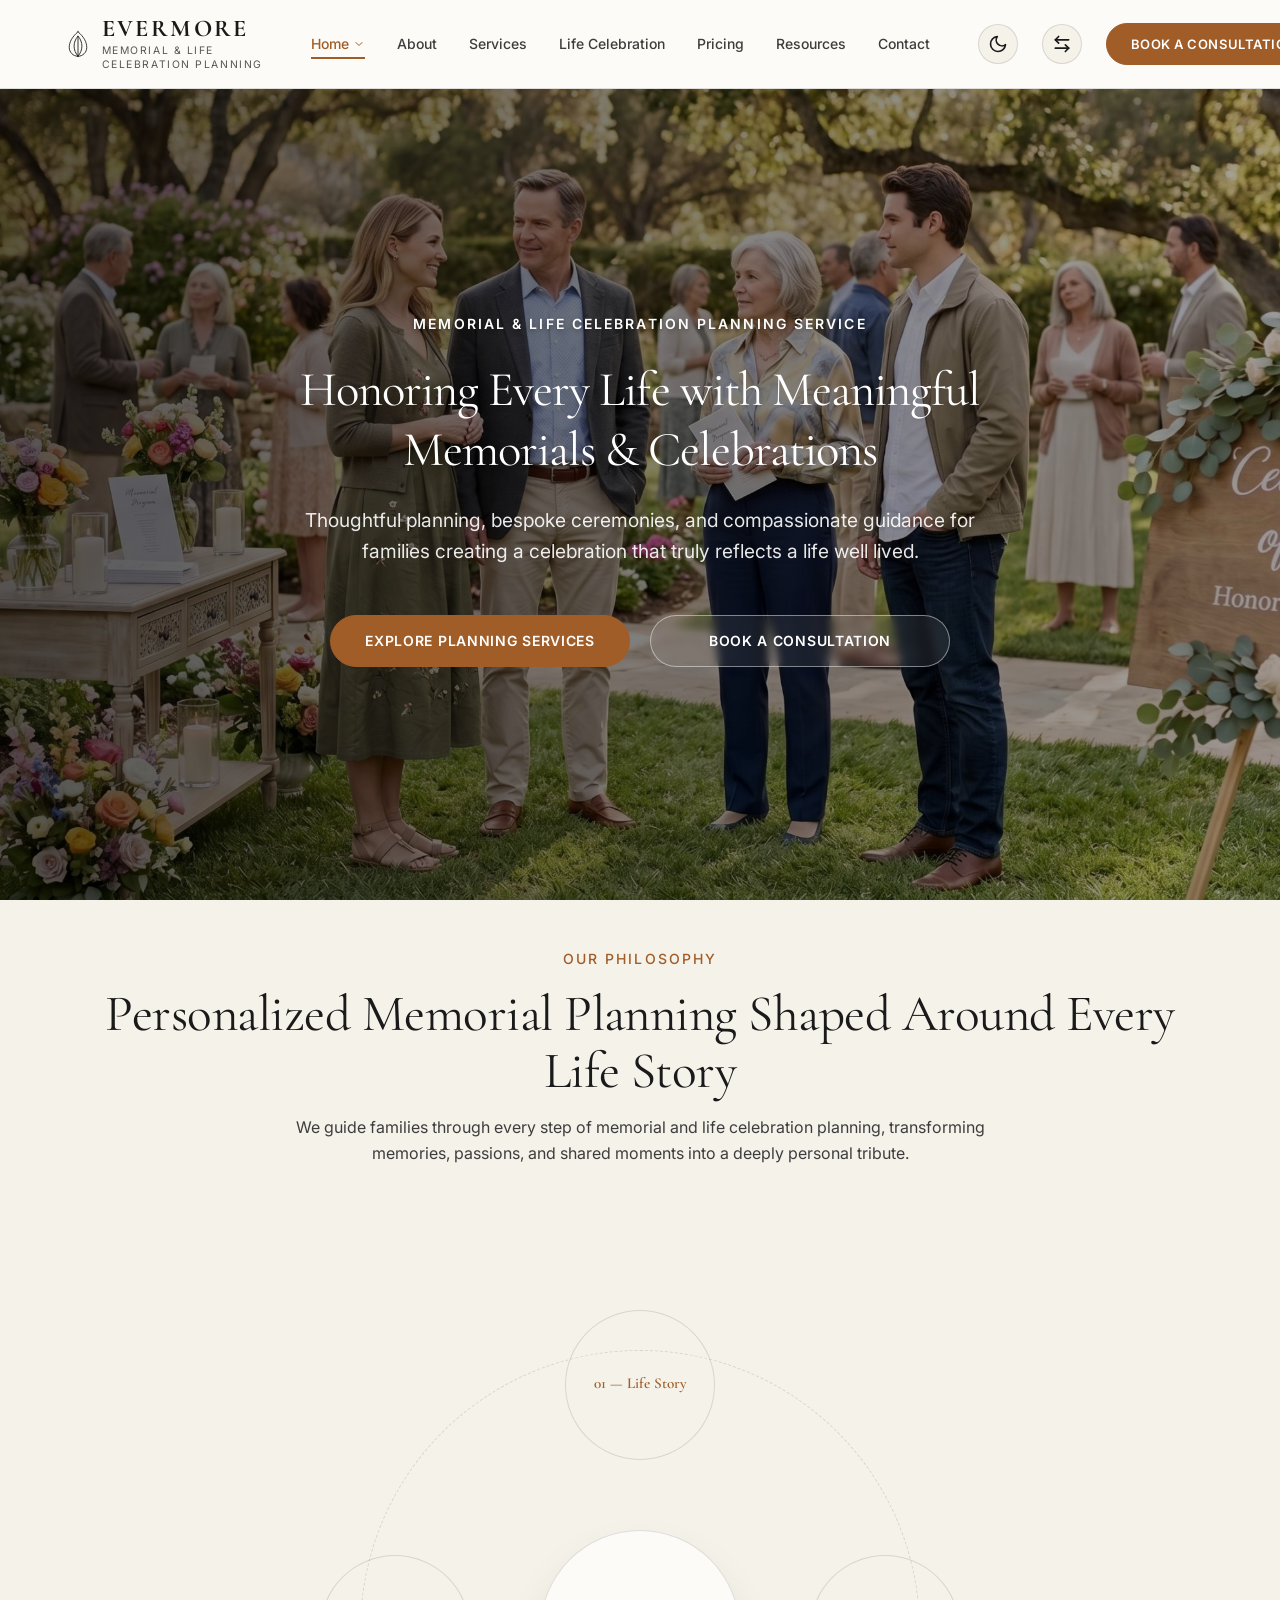
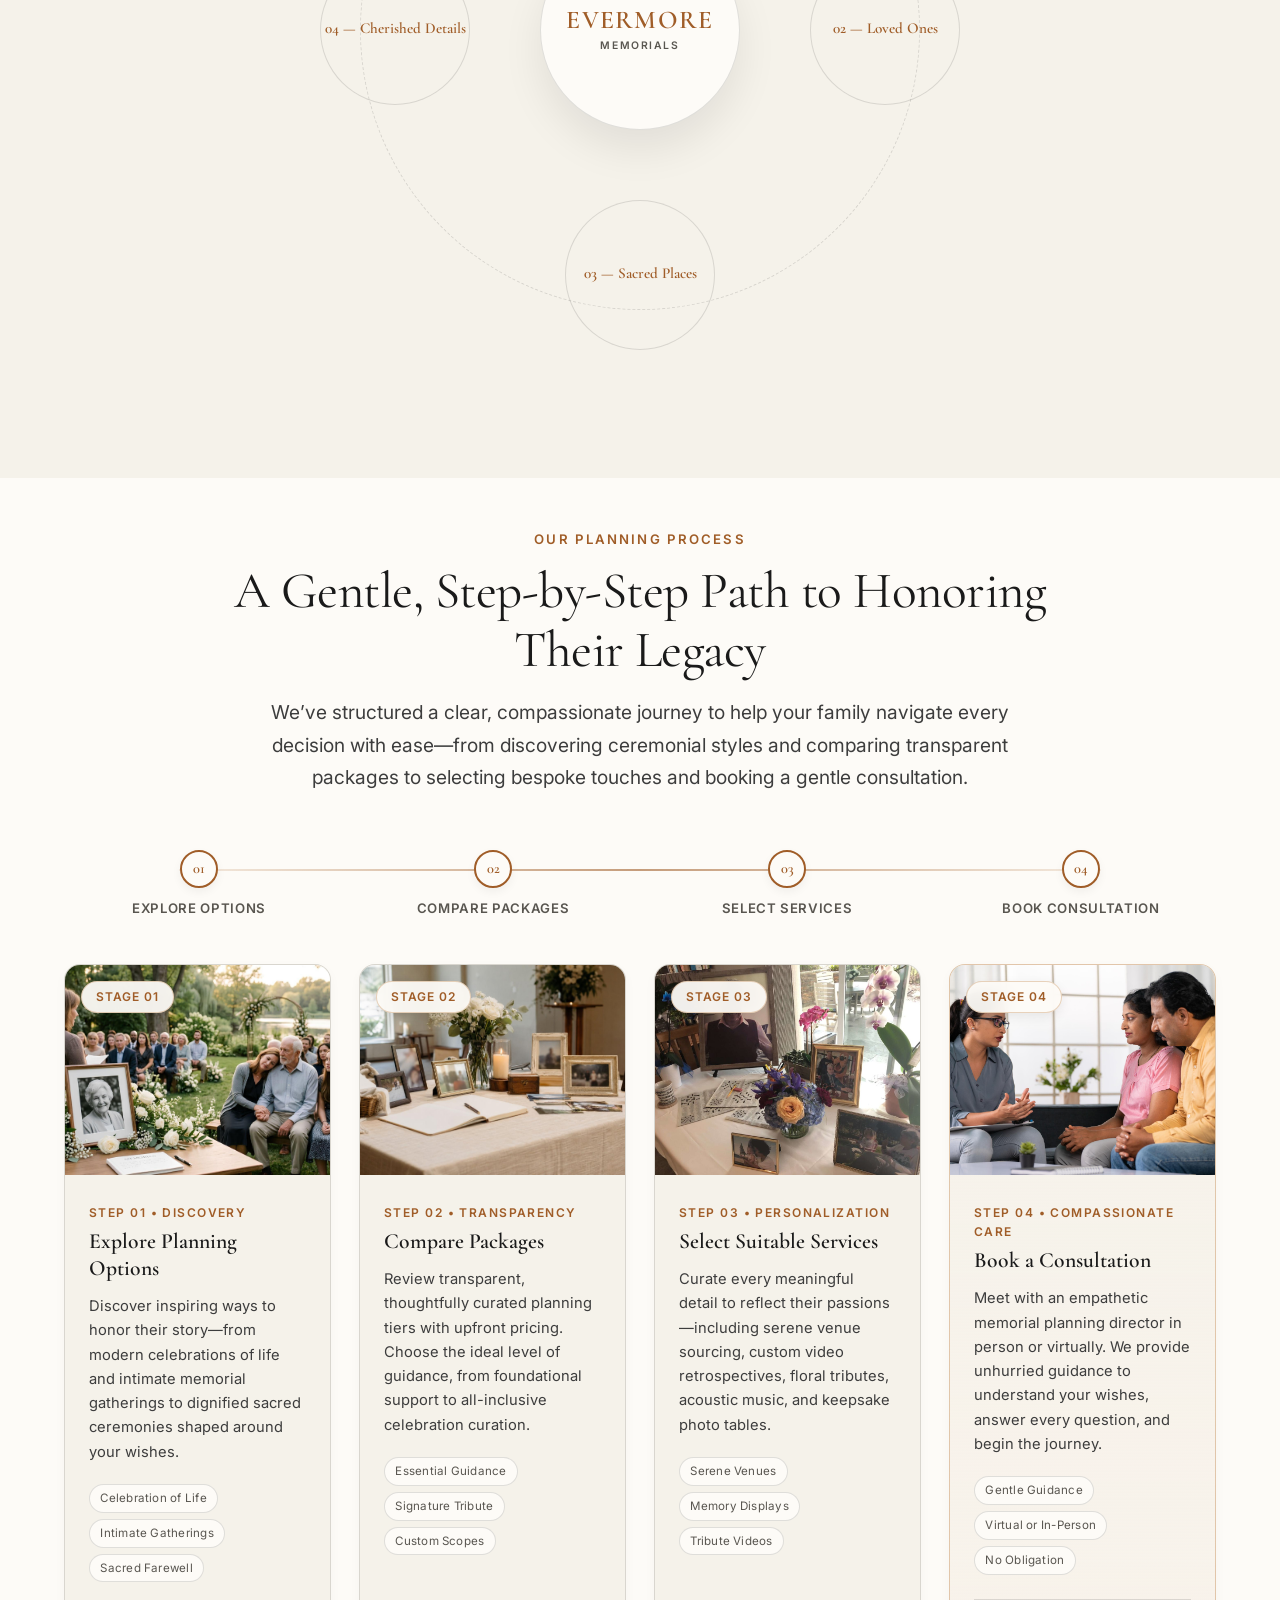
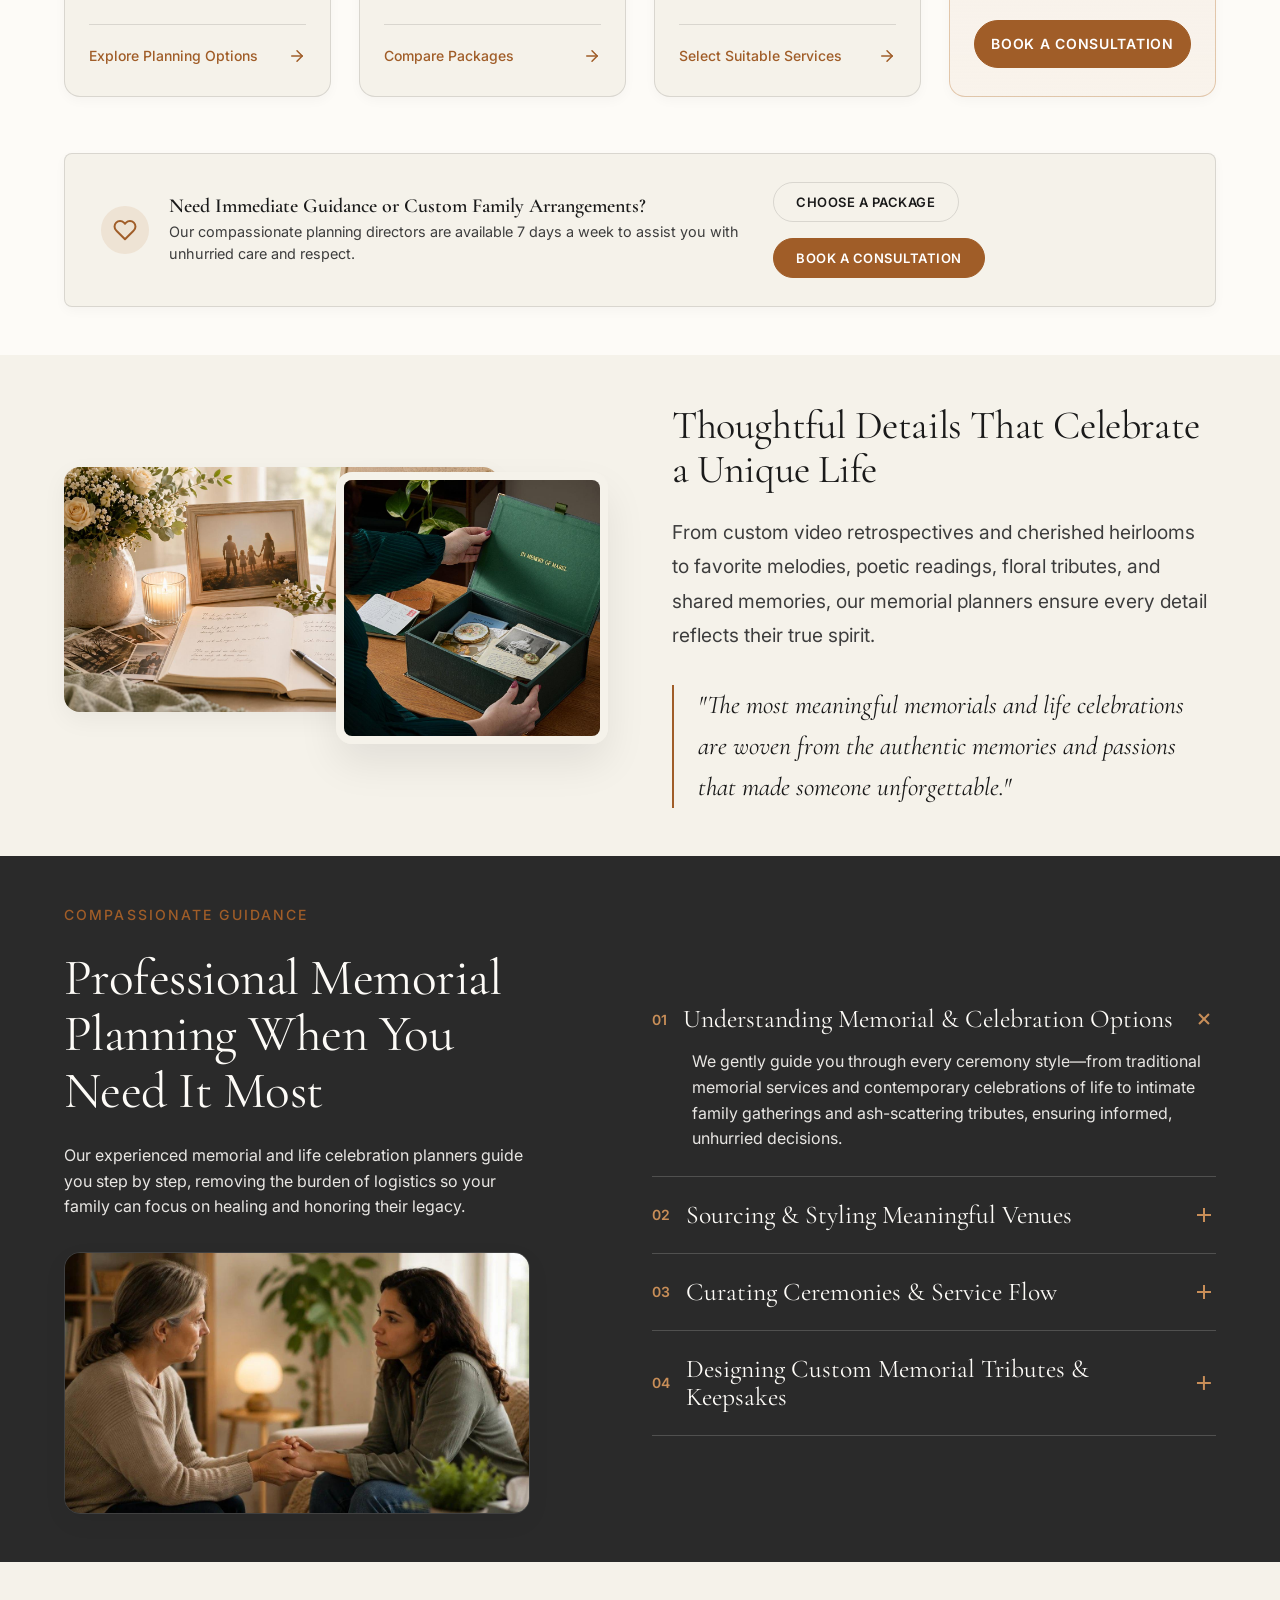
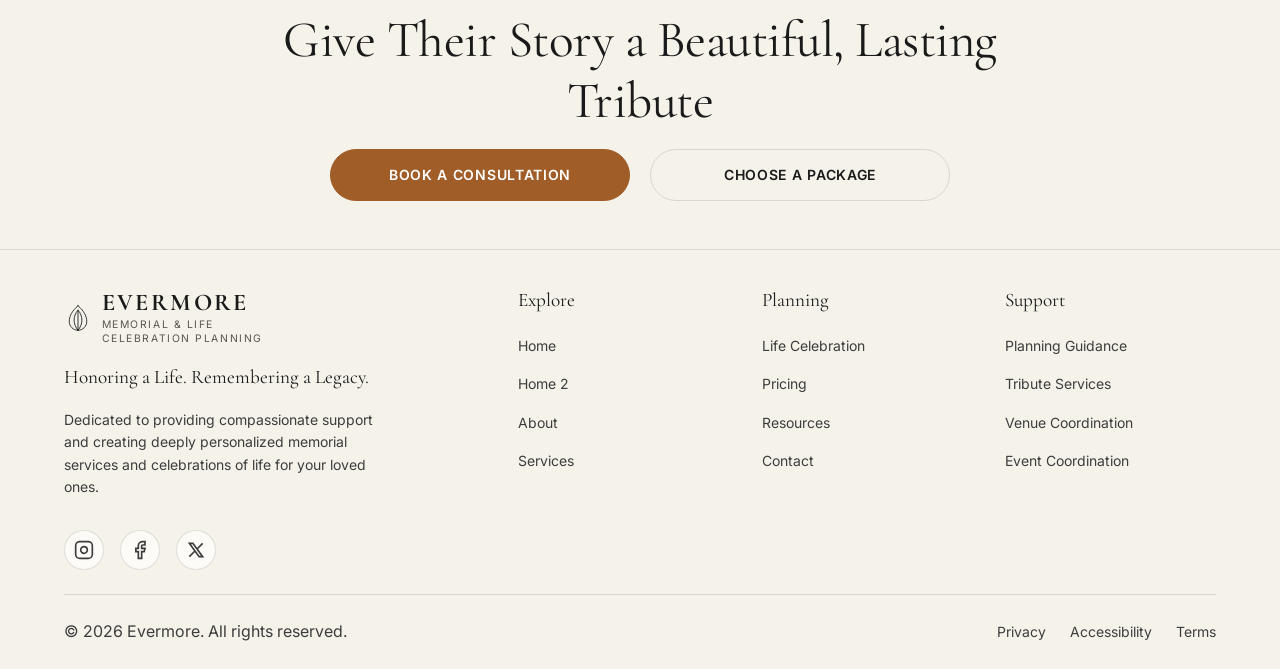
<file: index.html>
<!DOCTYPE html>
<html lang="en" dir="ltr">
<head>
  <meta charset="UTF-8">
  <meta name="viewport" content="width=device-width, initial-scale=1.0">
  <title>EVERMORE | Memorial & Life Celebration Planning Service</title>
  <link rel="icon" type="image/svg+xml" href="assets/images/logo.svg">
  <meta name="description" content="Professional memorial and life celebration planning services offering compassionate guidance, bespoke tribute design, venue coordination, and heartfelt celebrations of life.">
  <link rel="preconnect" href="https://fonts.googleapis.com">
  <link rel="preconnect" href="https://fonts.gstatic.com" crossorigin>
  <link href="https://fonts.googleapis.com/css2?family=Cormorant+Garamond:wght@400;500;600;700&family=Inter:wght@300;400;500;600&display=swap" rel="stylesheet">
  <link rel="stylesheet" href="assets/css/style.css">
  <style>
    /* Home specific styles */
    .hero-home { min-height: 100vh; display: flex; align-items: center; padding-top: 5rem; position: relative; overflow: hidden; }
    
    .elegant-split { display: grid; grid-template-columns: 1fr 1fr; gap: 4rem; align-items: center; }
    .elegant-visuals { position: relative; padding-bottom: 2rem; padding-right: 2rem; }
    .elegant-img-main { width: 85%; height: auto; border-radius: var(--radius-lg); box-shadow: var(--shadow-md); position: relative; z-index: 1; display: block; }
    .elegant-img-second { width: 50%; height: auto; border-radius: var(--radius-lg); box-shadow: var(--shadow-lg); position: absolute; right: 0; bottom: 0; z-index: 2; border: 8px solid var(--bg-secondary); }
    .elegant-content { display: flex; flex-direction: column; justify-content: center; }
    
    /* Our Process & Planning Journey System */
    .process-section { position: relative; }
    .process-header { text-align: center; max-width: 820px; margin: 0 auto 3.5rem auto; }
    .process-header .eyebrow { display: inline-block; margin-bottom: 0.75rem; letter-spacing: 0.16em; font-size: 0.825rem; font-weight: 600; color: var(--accent-primary); text-transform: uppercase; }
    .process-header h2 { margin-bottom: 1rem; font-family: var(--font-display); font-size: var(--text-xxl); line-height: 1.15; }
    .process-header p { font-size: var(--text-md); color: var(--text-secondary); line-height: 1.7; margin: 0 auto; }

    .process-journey-tracker {
      display: grid;
      grid-template-columns: repeat(4, 1fr);
      gap: 1.5rem;
      margin-bottom: 2.75rem;
      position: relative;
    }
    .process-journey-tracker::before {
      content: '';
      position: absolute;
      top: 19px;
      left: 10%;
      right: 10%;
      height: 2px;
      background: linear-gradient(90deg, 
        rgba(184, 115, 51, 0.2) 0%, 
        var(--accent-primary) 50%, 
        rgba(184, 115, 51, 0.2) 100%);
      z-index: 0;
      opacity: 0.6;
    }
    .journey-step-indicator {
      display: flex;
      flex-direction: column;
      align-items: center;
      text-align: center;
      position: relative;
      z-index: 1;
    }
    .journey-step-circle {
      width: 38px;
      height: 38px;
      border-radius: 50%;
      background: var(--bg-primary);
      border: 2px solid var(--accent-primary);
      color: var(--accent-primary);
      display: flex;
      align-items: center;
      justify-content: center;
      font-weight: 600;
      font-size: 0.9rem;
      font-family: var(--font-display);
      margin-bottom: 0.65rem;
      box-shadow: 0 4px 10px rgba(0,0,0,0.05);
      transition: all var(--transition-normal);
    }
    .journey-step-label {
      font-size: 0.825rem;
      font-weight: 600;
      letter-spacing: 0.05em;
      text-transform: uppercase;
      color: var(--text-muted);
      transition: color var(--transition-fast);
    }
    .journey-step-indicator:hover .journey-step-circle {
      background: var(--accent-primary);
      color: #FFFFFF;
      transform: scale(1.1);
      box-shadow: 0 6px 16px rgba(184, 115, 51, 0.3);
    }
    .journey-step-indicator:hover .journey-step-label {
      color: var(--text-primary);
    }

    .process-cards-grid {
      display: grid;
      grid-template-columns: repeat(4, 1fr);
      gap: 1.75rem;
      align-items: stretch;
    }
    .process-card {
      background: var(--bg-secondary);
      border: 1px solid var(--border-color);
      border-radius: var(--radius-lg);
      display: flex;
      flex-direction: column;
      height: 100%;
      overflow: hidden;
      transition: transform var(--transition-normal), box-shadow var(--transition-normal), border-color var(--transition-normal);
      position: relative;
      box-shadow: var(--shadow-sm);
    }
    .process-card:hover {
      transform: translateY(-6px);
      box-shadow: var(--shadow-lg);
      border-color: var(--accent-primary);
    }
    .process-card-img-wrap {
      position: relative;
      width: 100%;
      height: 210px;
      overflow: hidden;
      background-color: var(--bg-tertiary);
    }
    .process-card-img {
      width: 100%;
      height: 100%;
      object-fit: cover;
      display: block;
      transition: transform var(--transition-slow);
    }
    .process-card:hover .process-card-img {
      transform: scale(1.06);
    }
    .process-card-badge {
      position: absolute;
      top: 1rem;
      left: 1rem;
      background: rgba(253, 251, 247, 0.94);
      color: var(--accent-primary);
      backdrop-filter: blur(8px);
      -webkit-backdrop-filter: blur(8px);
      border: 1px solid rgba(184, 115, 51, 0.3);
      font-size: 0.75rem;
      font-weight: 600;
      letter-spacing: 0.08em;
      text-transform: uppercase;
      padding: 0.35rem 0.85rem;
      border-radius: var(--radius-full);
      box-shadow: 0 4px 12px rgba(0,0,0,0.08);
      z-index: 2;
    }
    [data-theme="dark"] .process-card-badge {
      background: rgba(30, 30, 30, 0.92);
      border-color: rgba(212, 163, 115, 0.4);
      color: var(--accent-primary);
    }
    [dir="rtl"] .process-card-badge {
      left: auto;
      right: 1rem;
    }
    .process-card-body {
      padding: 1.75rem 1.5rem;
      display: flex;
      flex-direction: column;
      flex-grow: 1;
      justify-content: space-between;
      text-align: start;
    }
    .process-card-step-num {
      font-size: 0.75rem;
      font-weight: 600;
      letter-spacing: 0.12em;
      color: var(--accent-primary);
      text-transform: uppercase;
      margin-bottom: 0.4rem;
      display: block;
    }
    .process-card-title {
      font-family: var(--font-display);
      font-size: 1.35rem;
      font-weight: 600;
      line-height: 1.25;
      color: var(--text-primary);
      margin-bottom: 0.75rem;
    }
    .process-card-desc {
      font-size: 0.92rem;
      color: var(--text-secondary);
      line-height: 1.65;
      margin-bottom: 1.25rem;
    }
    .process-card-tags {
      display: flex;
      flex-wrap: wrap;
      gap: 0.4rem;
      margin-bottom: 1.5rem;
    }
    .process-tag {
      font-size: 0.725rem;
      letter-spacing: 0.02em;
      background: var(--bg-primary);
      color: var(--text-muted);
      border: 1px solid var(--border-color);
      padding: 0.25rem 0.65rem;
      border-radius: var(--radius-full);
      white-space: nowrap;
    }
    .process-card-footer {
      margin-top: auto;
      padding-top: 1.25rem;
      border-top: 1px solid var(--border-color);
      display: flex;
      align-items: center;
      justify-content: space-between;
      width: 100%;
    }
    .process-link {
      display: inline-flex;
      align-items: center;
      gap: 0.5rem;
      color: var(--accent-primary);
      font-size: 0.875rem;
      font-weight: 500;
      text-decoration: none;
      transition: gap var(--transition-fast), color var(--transition-fast);
      width: 100%;
      justify-content: space-between;
    }
    .process-link:hover {
      color: var(--accent-hover);
    }
    .process-link svg {
      transition: transform var(--transition-fast);
      flex-shrink: 0;
    }
    .process-link:hover svg {
      transform: translateX(4px);
    }
    [dir="rtl"] .process-link:hover svg {
      transform: translateX(-4px) rotate(180deg);
    }
    [dir="rtl"] .process-link svg {
      transform: rotate(180deg);
    }

    .process-card-featured {
      background: linear-gradient(180deg, var(--bg-secondary) 0%, rgba(184, 115, 51, 0.06) 100%);
      border-color: rgba(184, 115, 51, 0.35);
    }
    .process-card-btn {
      width: 100%;
      text-align: center;
      justify-content: center;
      padding: 0.75rem 1.25rem;
      font-size: 0.875rem;
      cursor: pointer;
    }

    .process-assistance-bar {
      margin-top: 3.5rem;
      padding: 1.75rem 2.25rem;
      background: var(--bg-secondary);
      border: 1px solid var(--border-color);
      border-radius: var(--radius-md);
      display: flex;
      align-items: center;
      justify-content: space-between;
      gap: 2rem;
      box-shadow: var(--shadow-sm);
    }
    .assistance-text {
      display: flex;
      align-items: center;
      gap: 1.25rem;
    }
    .assistance-icon {
      width: 48px;
      height: 48px;
      border-radius: 50%;
      background: rgba(184, 115, 51, 0.12);
      color: var(--accent-primary);
      display: flex;
      align-items: center;
      justify-content: center;
      flex-shrink: 0;
    }

    @media (max-width: 1100px) {
      .process-cards-grid {
        grid-template-columns: repeat(2, 1fr);
        gap: 1.5rem;
      }
    }
    @media (max-width: 768px) {
      .process-journey-tracker { display: none; }
      .process-cards-grid { grid-template-columns: 1fr; gap: 1.75rem; }
      .process-assistance-bar { flex-direction: column; text-align: center; align-items: center; padding: 1.5rem; }
      .assistance-text { flex-direction: column; text-align: center; }
      .elegant-split { grid-template-columns: 1fr; gap: 3rem; }
      .elegant-img-main { width: 95%; }
      .elegant-img-second { width: 45%; }
    }
  </style>
</head>
<body>

<nav class="navbar">
  <div class="container nav-container">
    <div class="nav-brand">
      <a href="index.html" class="nav-brand-link">
        <svg class="site-logo" width="28" height="28" viewBox="0 0 64 64" fill="none" stroke="var(--text-primary)" stroke-width="2" stroke-linecap="round" stroke-linejoin="round"><path d="M32 4 C 18 16, 12 28, 12 40 C 12 51, 21 60, 32 60 C 43 60, 52 51, 52 40 C 52 28, 46 16, 32 4 Z"></path><path d="M32 60 C 20 46, 20 28, 32 14 C 44 28, 44 46, 32 60 Z"></path><path d="M32 14 L 32 60"></path></svg>
        <div class="nav-brand-text">
          <span class="nav-logo-text" style="font-family: var(--font-display); font-size: 1.5rem; font-weight: 700; letter-spacing: 0.1em; line-height: 1.1; color: var(--text-primary); white-space: nowrap;">EVERMORE</span>
          <span class="nav-descriptor" style="font-family: var(--font-body); font-size: 0.65rem; font-weight: 400; text-transform: uppercase; letter-spacing: 0.15em; color: var(--text-muted); line-height: 1.35; margin-top: 2px; display: block;"><span style="display: block; white-space: nowrap;">Memorial &amp; Life</span><span style="display: block; white-space: nowrap;">Celebration Planning</span></span>
        </div>
      </a>
    </div>
    
    <div class="nav-menu">
      <div class="dropdown">
        <a href="#" class="nav-link has-dropdown active" aria-haspopup="true" aria-expanded="false">Home <svg width="12" height="12" viewBox="0 0 24 24" fill="none" stroke="currentColor" stroke-width="2" stroke-linecap="round" stroke-linejoin="round"><polyline points="6 9 12 15 18 9"></polyline></svg></a>
        <div class="dropdown-content">
          <a href="index.html" class="nav-link active" aria-current="page">Home 1</a>
          <a href="home-2.html" class="nav-link">Home 2</a>
        </div>
      </div>
      <a href="about.html" class="nav-link">About</a>
      <a href="services.html" class="nav-link">Services</a>
      <a href="life-celebration.html" class="nav-link">Life Celebration</a>
      <a href="pricing.html" class="nav-link">Pricing</a>
      <a href="resources.html" class="nav-link">Resources</a>
      <a href="contact.html" class="nav-link">Contact</a>
      </div>

    <div class="nav-actions" style="display: flex; align-items: center; gap: 1.5rem;">
      <button class="icon-btn theme-toggle" aria-label="Toggle Theme">
        <svg width="20" height="20" viewBox="0 0 24 24" fill="none" stroke="currentColor" stroke-width="2" stroke-linecap="round" stroke-linejoin="round"><path d="M21 12.79A9 9 0 1 1 11.21 3 7 7 0 0 0 21 12.79z"></path></svg>
      </button>
      <button class="icon-btn rtl-toggle" aria-label="Toggle RTL">
        <svg width="20" height="20" viewBox="0 0 24 24" fill="none" stroke="currentColor" stroke-width="2" stroke-linecap="round" stroke-linejoin="round"><path d="M8 3L4 7l4 4"/><path d="M4 7h16"/><path d="M16 21l4-4-4-4"/><path d="M20 17H4"/></svg>
      </button>
      <a href="#" class="btn btn-primary open-modal">Book a Consultation</a>
    </div>

    <div class="hamburger">
      <span></span>
      <span></span>
      <span></span>
    </div>
  </div>
</nav>

<div class="mobile-menu">
  <button class="mobile-close-btn" aria-label="Close Menu">
    <svg width="24" height="24" viewBox="0 0 24 24" fill="none" stroke="currentColor" stroke-width="2" stroke-linecap="round" stroke-linejoin="round"><line x1="18" y1="6" x2="6" y2="18"></line><line x1="6" y1="6" x2="18" y2="18"></line></svg>
  </button>
  <div class="mobile-nav-list">
      <a href="index.html" class="nav-link active" aria-current="page">Home 1</a>
      <a href="home-2.html" class="nav-link">Home 2</a>
      <a href="about.html" class="nav-link">About</a>
      <a href="services.html" class="nav-link">Services</a>
      <a href="life-celebration.html" class="nav-link">Life Celebration</a>
      <a href="pricing.html" class="nav-link">Pricing</a>
      <a href="resources.html" class="nav-link">Resources</a>
      <a href="contact.html" class="nav-link">Contact</a>
  </div>
  <div class="mobile-controls">
      <button id="theme-toggle" class="icon-btn" aria-label="Toggle Theme">
        <svg width="20" height="20" viewBox="0 0 24 24" fill="none" stroke="currentColor" stroke-width="2" stroke-linecap="round" stroke-linejoin="round"><path d="M21 12.79A9 9 0 1 1 11.21 3 7 7 0 0 0 21 12.79z"></path></svg>
      </button>
      <button id="rtl-toggle" class="icon-btn" aria-label="Toggle RTL">
        <svg width="20" height="20" viewBox="0 0 24 24" fill="none" stroke="currentColor" stroke-width="2" stroke-linecap="round" stroke-linejoin="round"><path d="M8 3L4 7l4 4"/><path d="M4 7h16"/><path d="M16 21l4-4-4-4"/><path d="M20 17H4"/></svg>
      </button>
  </div>
  
  <a href="#" class="btn btn-primary open-modal">Book a Consultation</a>
</div>

<!-- SECTION 01: HERO -->
<section class="hero-home">
  <div class="hero-bg reveal">
    <img src="assets/images/Gathering.png" alt="Celebration of Life Gathering and Memorial Service">
    <div class="hero-overlay"></div>
  </div>
  <div class="container hero-content" style="margin: 0 auto; text-align: center; display: flex; flex-direction: column; align-items: center; justify-content: center;">
    <span class="eyebrow reveal stagger-1" style="margin-bottom: 1.5rem; color: #FFFFFF; font-weight: 600; text-shadow: 0 2px 4px rgba(0,0,0,0.3);">MEMORIAL &amp; LIFE CELEBRATION PLANNING SERVICE</span>
    <h1 class="reveal stagger-2" style="margin-bottom: 1.5rem; text-align: center;">Honoring Every Life with Meaningful Memorials &amp; Celebrations</h1>
    <p class="reveal stagger-3" style="font-size: var(--text-md); margin: 0 auto 3rem auto; max-width: 720px; text-align: center;">Thoughtful planning, bespoke ceremonies, and compassionate guidance for families creating a celebration that truly reflects a life well lived.</p>
    <div class="reveal stagger-4 btn-group" style="max-width: 650px; margin: 0 auto;">
      <a href="services.html" class="btn btn-primary">Explore Planning Services</a>
      <a href="#" class="btn btn-secondary open-modal">Book a Consultation</a>
    </div>
  </div>
</section>

<!-- SECTION 02: THE MEMORY MAP -->
<section class="section section-alt">
  <div class="container text-center">
    <span class="eyebrow reveal" style="margin-bottom: 1rem;">OUR PHILOSOPHY</span>
    <h2 class="reveal" style="margin-bottom: 1rem;">Personalized Memorial Planning Shaped Around Every Life Story</h2>
    <p class="reveal stagger-1" style="margin: 0 auto 4rem auto; max-width: 720px;">We guide families through every step of memorial and life celebration planning, transforming memories, passions, and shared moments into a deeply personal tribute.</p>
    
    <div class="memory-map-container reveal stagger-2">
      <div class="orbit-line"></div>
      <div class="memory-map-center" style="display: flex; flex-direction: column; justify-content: center; align-items: center; text-align: center;">
        <span style="font-weight: 600; line-height: 1.1;">EVERMORE</span>
        <span style="font-size: 0.65rem; font-family: var(--font-body); letter-spacing: 0.15em; text-transform: uppercase; color: var(--text-muted); margin-top: 0.25rem;">Memorials</span>
      </div>
      
      <div class="orbit-node node-1">
        <h4>01 &mdash; Life Story</h4>
        <p>The unique journey, values, and memories of a life well lived.</p>
      </div>
      
      <div class="orbit-node node-2">
        <h4>02 &mdash; Loved Ones</h4>
        <p>Bringing family and community together in comfort and remembrance.</p>
      </div>
      
      <div class="orbit-node node-3">
        <h4>03 &mdash; Sacred Places</h4>
        <p>Meaningful venues and serene settings that hold cherished memories.</p>
      </div>
      
      <div class="orbit-node node-4">
        <h4>04 &mdash; Cherished Details</h4>
        <p>Personalized music, floral tributes, readings, and keepsake memories.</p>
      </div>
    </div>
  </div>
</section>

<!-- SECTION 03: OUR PROCESS & PLANNING JOURNEY -->
<section class="section process-section" id="process">
  <div class="container">
    <div class="process-header reveal">
      <span class="eyebrow">OUR PLANNING PROCESS</span>
      <h2>A Gentle, Step-by-Step Path to Honoring Their Legacy</h2>
      <p>We’ve structured a clear, compassionate journey to help your family navigate every decision with ease—from discovering ceremonial styles and comparing transparent packages to selecting bespoke touches and booking a gentle consultation.</p>
    </div>

    <!-- Guided Journey Progress Ribbon -->
    <div class="process-journey-tracker reveal stagger-1">
      <div class="journey-step-indicator">
        <span class="journey-step-circle">01</span>
        <span class="journey-step-label">Explore Options</span>
      </div>
      <div class="journey-step-indicator">
        <span class="journey-step-circle">02</span>
        <span class="journey-step-label">Compare Packages</span>
      </div>
      <div class="journey-step-indicator">
        <span class="journey-step-circle">03</span>
        <span class="journey-step-label">Select Services</span>
      </div>
      <div class="journey-step-indicator">
        <span class="journey-step-circle">04</span>
        <span class="journey-step-label">Book Consultation</span>
      </div>
    </div>

    <!-- 4 Journey Stage Cards -->
    <div class="process-cards-grid reveal stagger-2">
      <!-- Stage 01 -->
      <div class="process-card">
        <div class="process-card-img-wrap">
          <img src="assets/images/image-5.png" alt="Outdoor celebration of life gathering and memorial ceremony" class="process-card-img" loading="lazy">
          <span class="process-card-badge">Stage 01</span>
        </div>
        <div class="process-card-body">
          <div>
            <span class="process-card-step-num">Step 01 &bull; Discovery</span>
            <h3 class="process-card-title">Explore Planning Options</h3>
            <p class="process-card-desc">Discover inspiring ways to honor their story—from modern celebrations of life and intimate memorial gatherings to dignified sacred ceremonies shaped around your wishes.</p>
            <div class="process-card-tags">
              <span class="process-tag">Celebration of Life</span>
              <span class="process-tag">Intimate Gatherings</span>
              <span class="process-tag">Sacred Farewell</span>
            </div>
          </div>
          <div class="process-card-footer">
            <a href="life-celebration.html" class="process-link">
              <span>Explore Planning Options</span>
              <svg width="18" height="18" viewBox="0 0 24 24" fill="none" stroke="currentColor" stroke-width="2" stroke-linecap="round" stroke-linejoin="round"><line x1="5" y1="12" x2="19" y2="12"></line><polyline points="12 5 19 12 12 19"></polyline></svg>
            </a>
          </div>
        </div>
      </div>

      <!-- Stage 02 -->
      <div class="process-card">
        <div class="process-card-img-wrap">
          <img src="assets/images/image-26.png" alt="Memorial ceremony registration table, planning checklist, and keepsake guestbook" class="process-card-img" loading="lazy">
          <span class="process-card-badge">Stage 02</span>
        </div>
        <div class="process-card-body">
          <div>
            <span class="process-card-step-num">Step 02 &bull; Transparency</span>
            <h3 class="process-card-title">Compare Packages</h3>
            <p class="process-card-desc">Review transparent, thoughtfully curated planning tiers with upfront pricing. Choose the ideal level of guidance, from foundational support to all-inclusive celebration curation.</p>
            <div class="process-card-tags">
              <span class="process-tag">Essential Guidance</span>
              <span class="process-tag">Signature Tribute</span>
              <span class="process-tag">Custom Scopes</span>
            </div>
          </div>
          <div class="process-card-footer">
            <a href="pricing.html" class="process-link">
              <span>Compare Packages</span>
              <svg width="18" height="18" viewBox="0 0 24 24" fill="none" stroke="currentColor" stroke-width="2" stroke-linecap="round" stroke-linejoin="round"><line x1="5" y1="12" x2="19" y2="12"></line><polyline points="12 5 19 12 12 19"></polyline></svg>
            </a>
          </div>
        </div>
      </div>

      <!-- Stage 03 -->
      <div class="process-card">
        <div class="process-card-img-wrap">
          <img src="assets/images/image-3.png" alt="Personalized memorial memory table with floral arrangements and framed portraits" class="process-card-img" loading="lazy">
          <span class="process-card-badge">Stage 03</span>
        </div>
        <div class="process-card-body">
          <div>
            <span class="process-card-step-num">Step 03 &bull; Personalization</span>
            <h3 class="process-card-title">Select Suitable Services</h3>
            <p class="process-card-desc">Curate every meaningful detail to reflect their passions—including serene venue sourcing, custom video retrospectives, floral tributes, acoustic music, and keepsake photo tables.</p>
            <div class="process-card-tags">
              <span class="process-tag">Serene Venues</span>
              <span class="process-tag">Memory Displays</span>
              <span class="process-tag">Tribute Videos</span>
            </div>
          </div>
          <div class="process-card-footer">
            <a href="services.html" class="process-link">
              <span>Select Suitable Services</span>
              <svg width="18" height="18" viewBox="0 0 24 24" fill="none" stroke="currentColor" stroke-width="2" stroke-linecap="round" stroke-linejoin="round"><line x1="5" y1="12" x2="19" y2="12"></line><polyline points="12 5 19 12 12 19"></polyline></svg>
            </a>
          </div>
        </div>
      </div>

      <!-- Stage 04 -->
      <div class="process-card process-card-featured">
        <div class="process-card-img-wrap">
          <img src="assets/images/image-20.png" alt="Compassionate consultation with a personal memorial planner" class="process-card-img" loading="lazy">
          <span class="process-card-badge">Stage 04</span>
        </div>
        <div class="process-card-body">
          <div>
            <span class="process-card-step-num">Step 04 &bull; Compassionate Care</span>
            <h3 class="process-card-title">Book a Consultation</h3>
            <p class="process-card-desc">Meet with an empathetic memorial planning director in person or virtually. We provide unhurried guidance to understand your wishes, answer every question, and begin the journey.</p>
            <div class="process-card-tags">
              <span class="process-tag">Gentle Guidance</span>
              <span class="process-tag">Virtual or In-Person</span>
              <span class="process-tag">No Obligation</span>
            </div>
          </div>
          <div class="process-card-footer">
            <a href="#" class="btn btn-primary open-modal process-card-btn">Book a Consultation</a>
          </div>
        </div>
      </div>
    </div>

    <!-- Reassurance / Direct Support Bar -->
    <div class="process-assistance-bar reveal stagger-3">
      <div class="assistance-text">
        <div class="assistance-icon" aria-hidden="true">
          <svg width="24" height="24" viewBox="0 0 24 24" fill="none" stroke="currentColor" stroke-width="2" stroke-linecap="round" stroke-linejoin="round">
            <path d="M20.84 4.61a5.5 5.5 0 0 0-7.78 0L12 5.67l-1.06-1.06a5.5 5.5 0 0 0-7.78 7.78l1.06 1.06L12 21.23l7.78-7.78 1.06-1.06a5.5 5.5 0 0 0 0-7.78z"></path>
          </svg>
        </div>
        <div>
          <h4 style="font-family: var(--font-display); font-size: 1.25rem; font-weight: 600; margin-bottom: 0.25rem; color: var(--text-primary);">Need Immediate Guidance or Custom Family Arrangements?</h4>
          <p style="font-size: 0.9rem; color: var(--text-secondary); margin: 0; line-height: 1.5;">Our compassionate planning directors are available 7 days a week to assist you with unhurried care and respect.</p>
        </div>
      </div>
      <div style="display: flex; gap: 1rem; align-items: center; flex-wrap: wrap;">
        <a href="pricing.html" class="btn btn-secondary btn-sm">Choose a Package</a>
        <a href="#" class="btn btn-primary btn-sm open-modal">Book a Consultation</a>
      </div>
    </div>
  </div>
</section>

<!-- SECTION 04: LIFE IN DETAILS -->
<section class="section section-alt">
  <div class="container">
    <div class="elegant-split">
      <div class="elegant-visuals reveal">
        <img src="assets/images/image-18.png" class="elegant-img-main" alt="Memorial remembrance guestbook, lit candle, fresh white roses, and framed family portrait">
        <img src="assets/images/image-25.png" class="elegant-img-second stagger-1" alt="Artisan engraved keepsake memory box with cherished family heirlooms">
      </div>
      <div class="elegant-content reveal stagger-2">
        <h2 style="margin-bottom: 1.5rem; font-size: 2.5rem;">Thoughtful Details That Celebrate a Unique Life</h2>
        <p style="margin-bottom: 2rem; font-size: var(--text-md); color: var(--text-secondary); line-height: 1.8;">From custom video retrospectives and cherished heirlooms to favorite melodies, poetic readings, floral tributes, and shared memories, our memorial planners ensure every detail reflects their true spirit.</p>
        <blockquote style="font-family: var(--font-display); font-size: var(--text-lg); font-style: italic; border-left: 2px solid var(--accent-primary); padding-left: 1.5rem; color: var(--text-primary); margin: 0;">
          "The most meaningful memorials and life celebrations are woven from the authentic memories and passions that made someone unforgettable."
        </blockquote>
      </div>
    </div>
  </div>
</section>

<!-- SECTION 05: PLANNING WITHOUT PRESSURE -->
<section class="section section-dark">
  <div class="container">
    <div class="editorial-grid">
      <div style="grid-column: 1 / 6;" class="reveal">
        <span class="eyebrow" style="color: var(--accent-primary);">COMPASSIONATE GUIDANCE</span>
        <h2 style="margin-bottom: 1.5rem;">Professional Memorial Planning When You Need It Most</h2>
        <p>Our experienced memorial and life celebration planners guide you step by step, removing the burden of logistics so your family can focus on healing and honoring their legacy.</p>
        <div style="margin-top: 2rem; border-radius: var(--radius-lg); overflow: hidden; box-shadow: var(--shadow-md); border: 1px solid rgba(255,255,255,0.1);">
          <img src="assets/images/image-10.png" alt="Compassionate listening and gentle support for grieving families" style="width: 100%; height: 260px; object-fit: cover; display: block;">
        </div>
      </div>
      <div style="grid-column: 7 / 13;" class="reveal stagger-1">
        
        <div class="accordion-item active">
          <div class="accordion-header">
            <h3 class="accordion-title"><span class="accordion-num">01</span> Understanding Memorial &amp; Celebration Options</h3>
            <svg class="accordion-icon" width="24" height="24" viewBox="0 0 24 24" fill="none" stroke="currentColor" stroke-width="2"><line x1="12" y1="5" x2="12" y2="19"></line><line x1="5" y1="12" x2="19" y2="12"></line></svg>
          </div>
          <div class="accordion-content">
            <div class="accordion-inner">
              We gently guide you through every ceremony style—from traditional memorial services and contemporary celebrations of life to intimate family gatherings and ash-scattering tributes, ensuring informed, unhurried decisions.
            </div>
          </div>
        </div>
        
        <div class="accordion-item">
          <div class="accordion-header">
            <h3 class="accordion-title"><span class="accordion-num">02</span> Sourcing &amp; Styling Meaningful Venues</h3>
            <svg class="accordion-icon" width="24" height="24" viewBox="0 0 24 24" fill="none" stroke="currentColor" stroke-width="2"><line x1="12" y1="5" x2="12" y2="19"></line><line x1="5" y1="12" x2="19" y2="12"></line></svg>
          </div>
          <div class="accordion-content">
            <div class="accordion-inner">
              From historic chapels and peaceful botanical gardens to private waterfront estates and contemporary gathering spaces, we source, reserve, and coordinate the perfect memorial setting.
            </div>
          </div>
        </div>

        <div class="accordion-item">
          <div class="accordion-header">
            <h3 class="accordion-title"><span class="accordion-num">03</span> Curating Ceremonies &amp; Service Flow</h3>
            <svg class="accordion-icon" width="24" height="24" viewBox="0 0 24 24" fill="none" stroke="currentColor" stroke-width="2"><line x1="12" y1="5" x2="12" y2="19"></line><line x1="5" y1="12" x2="19" y2="12"></line></svg>
          </div>
          <div class="accordion-content">
            <div class="accordion-inner">
              Structuring the order of service, selecting readings and musical arrangements, coordinating officiants and speakers, and creating a comforting atmosphere for attendees.
            </div>
          </div>
        </div>
        
        <div class="accordion-item">
          <div class="accordion-header">
            <h3 class="accordion-title"><span class="accordion-num">04</span> Designing Custom Memorial Tributes &amp; Keepsakes</h3>
            <svg class="accordion-icon" width="24" height="24" viewBox="0 0 24 24" fill="none" stroke="currentColor" stroke-width="2"><line x1="12" y1="5" x2="12" y2="19"></line><line x1="5" y1="12" x2="19" y2="12"></line></svg>
          </div>
          <div class="accordion-content">
            <div class="accordion-inner">
              Designing personalized memorial elements including cinematic tribute films, printed service booklets, heirloom memory tables, and digital remembrance pages.
            </div>
          </div>
        </div>
        
      </div>
    </div>
  </div>
</section>

<!-- SECTION 06: FINAL CTA -->
<section class="section section-alt text-center">
  <div class="container" style="max-width: 900px; margin: 0 auto; display: flex; flex-direction: column; align-items: center; justify-content: center;">
    <h2 class="reveal" style="font-size: var(--text-xxl); margin-bottom: 1rem; line-height: 1.2;">Give Their Story a Beautiful, Lasting Tribute</h2>
    <div class="btn-group reveal stagger-2" style="max-width: 580px; margin: 0 auto;">
      <a href="#" class="btn btn-primary open-modal">Book a Consultation</a>
      <a href="pricing.html" class="btn btn-secondary">Choose a Package</a>
    </div>
  </div>
</section>

<div class="modal-overlay">
  <div class="modal-container">
    <button class="modal-close" aria-label="Close modal">
      <svg width="24" height="24" viewBox="0 0 24 24" fill="none" stroke="currentColor" stroke-width="2" stroke-linecap="round" stroke-linejoin="round"><line x1="18" y1="6" x2="6" y2="18"></line><line x1="6" y1="6" x2="18" y2="18"></line></svg>
    </button>
    <div class="modal-header">
      <h2 style="font-family: var(--font-display); margin-bottom: 0.5rem;">Begin Planning a Memorial or Celebration</h2>
      <p style="color: var(--text-secondary); font-size: var(--text-sm);">Tell us a little about your loved one and how we can assist, and our memorial planning team will reach out with compassionate guidance.</p>
    </div>
    <form class="modal-form">
      <div class="form-group">
        <label class="form-label" for="modal-name">Your Name</label>
        <input type="text" id="modal-name" class="form-control" required>
      </div>
      <div class="grid" style="grid-template-columns: 1fr 1fr; gap: 1rem; margin-bottom: 1.5rem;">
        <div>
          <label class="form-label" for="modal-email">Email</label>
          <input type="email" id="modal-email" class="form-control" required>
        </div>
        <div>
          <label class="form-label" for="modal-phone">Phone</label>
          <input type="tel" id="modal-phone" class="form-control">
        </div>
      </div>
      <div class="form-group">
        <label class="form-label" for="modal-service">What Can We Help With?</label>
        <select id="modal-service" class="form-control" required>
          <option value="">Select a planning service...</option>
          <option value="memorial-planning">Memorial Service Planning</option>
          <option value="life-celebration">Celebration of Life Design</option>
          <option value="tribute-creation">Tribute Video &amp; Media Creation</option>
          <option value="venue-coordination">Venue &amp; Vendor Coordination</option>
          <option value="day-of-coordination">Day-of Memorial Coordination</option>
          <option value="pre-planning">Advance Planning Guidance</option>
        </select>
      </div>
      <div class="form-group">
        <label class="form-label" for="modal-message">Message</label>
        <textarea id="modal-message" class="form-control" placeholder="Share as much or as little as you feel comfortable..."></textarea>
      </div>
      <button type="submit" class="btn btn-primary w-full" style="margin-top: 1rem;">Book a Consultation</button>
    </form>
  </div>
</div>

<footer class="footer">
  <div class="container">
    <div class="footer-grid">
      <div class="footer-brand">
        <a href="index.html" class="nav-brand-link" style="margin-bottom: 1rem;">
          <svg class="site-logo" width="28" height="28" viewBox="0 0 64 64" fill="none" stroke="var(--text-primary)" stroke-width="2" stroke-linecap="round" stroke-linejoin="round"><path d="M32 4 C 18 16, 12 28, 12 40 C 12 51, 21 60, 32 60 C 43 60, 52 51, 52 40 C 52 28, 46 16, 32 4 Z"></path><path d="M32 60 C 20 46, 20 28, 32 14 C 44 28, 44 46, 32 60 Z"></path><path d="M32 14 L 32 60"></path></svg>
          <div class="nav-brand-text">
          <span class="nav-logo-text" style="font-family: var(--font-display); font-size: 1.5rem; font-weight: 700; letter-spacing: 0.1em; line-height: 1.1; color: var(--text-primary); white-space: nowrap;">EVERMORE</span>
          <span class="nav-descriptor" style="font-family: var(--font-body); font-size: 0.65rem; font-weight: 400; text-transform: uppercase; letter-spacing: 0.15em; color: var(--text-muted); line-height: 1.35; margin-top: 2px; display: block;"><span style="display: block; white-space: nowrap;">Memorial &amp; Life</span><span style="display: block; white-space: nowrap;">Celebration Planning</span></span>
        </div>
        </a>
        <p style="font-family: var(--font-display); font-size: 1.2rem; color: var(--text-primary); margin-bottom: 1rem;">Honoring a Life. Remembering a Legacy.</p>
        <p style="font-size: var(--text-sm); color: var(--text-secondary); line-height: 1.6; margin-bottom: 1.5rem; max-width: 320px;">
          Dedicated to providing compassionate support and creating deeply personalized memorial services and celebrations of life for your loved ones.
        </p>
        <div class="social-links">
          <a href="#" class="social-link" aria-label="Instagram">
            <svg width="20" height="20" viewBox="0 0 24 24" fill="none" stroke="currentColor" stroke-width="2"><rect x="2" y="2" width="20" height="20" rx="5" ry="5"></rect><path d="M16 11.37A4 4 0 1 1 12.63 8 4 4 0 0 1 16 11.37z"></path><line x1="17.5" y1="6.5" x2="17.51" y2="6.5"></line></svg>
          </a>
          <a href="#" class="social-link" aria-label="Facebook">
            <svg width="20" height="20" viewBox="0 0 24 24" fill="none" stroke="currentColor" stroke-width="2"><path d="M18 2h-3a5 5 0 0 0-5 5v3H7v4h3v8h4v-8h3l1-4h-4V7a1 1 0 0 1 1-1h3z"></path></svg>
          </a>
          <a href="#" class="social-link" aria-label="Twitter">
            <svg width="20" height="20" viewBox="0 0 24 24" fill="none" stroke="currentColor" stroke-width="2"><path d="M4 4l11.733 16h4.267l-11.733 -16z"></path><path d="M4 20l6.768 -6.768m2.46 -2.46l6.772 -6.772"></path></svg>
          </a>
        </div>
      </div>
      
      <div class="footer-col">
        <h4>Explore</h4>
        <div class="footer-links">
          <a href="index.html" class="footer-link">Home</a>
          <a href="home-2.html" class="footer-link">Home 2</a>
          <a href="about.html" class="footer-link">About</a>
          <a href="services.html" class="footer-link">Services</a>
        </div>
      </div>
      
      <div class="footer-col">
        <h4>Planning</h4>
        <div class="footer-links">
          <a href="life-celebration.html" class="footer-link">Life Celebration</a>
          <a href="pricing.html" class="footer-link">Pricing</a>
          <a href="resources.html" class="footer-link">Resources</a>
          <a href="contact.html" class="footer-link">Contact</a>
        </div>
      </div>
      
      <div class="footer-col">
        <h4>Support</h4>
        <div class="footer-links">
          <a href="#" class="footer-link">Planning Guidance</a>
          <a href="#" class="footer-link">Tribute Services</a>
          <a href="#" class="footer-link">Venue Coordination</a>
          <a href="#" class="footer-link">Event Coordination</a>
        </div>
      </div>
    </div>
    
    <div class="footer-bottom">
      <p>&copy; 2026 Evermore. All rights reserved.</p>
      <div class="footer-legal">
        <a href="#" class="footer-link">Privacy</a>
        <a href="#" class="footer-link">Accessibility</a>
        <a href="#" class="footer-link">Terms</a>
      </div>
    </div>
  </div>
  <a href="#" class="back-to-top" aria-label="Back to Top">
    <svg width="24" height="24" viewBox="0 0 24 24" fill="none" stroke="currentColor" stroke-width="2" stroke-linecap="round" stroke-linejoin="round"><path d="M12 19V5M5 12l7-7 7 7"/></svg>
  </a>
</footer>
<script src="assets/js/main.js"></script>
</body>
</html>
</file>
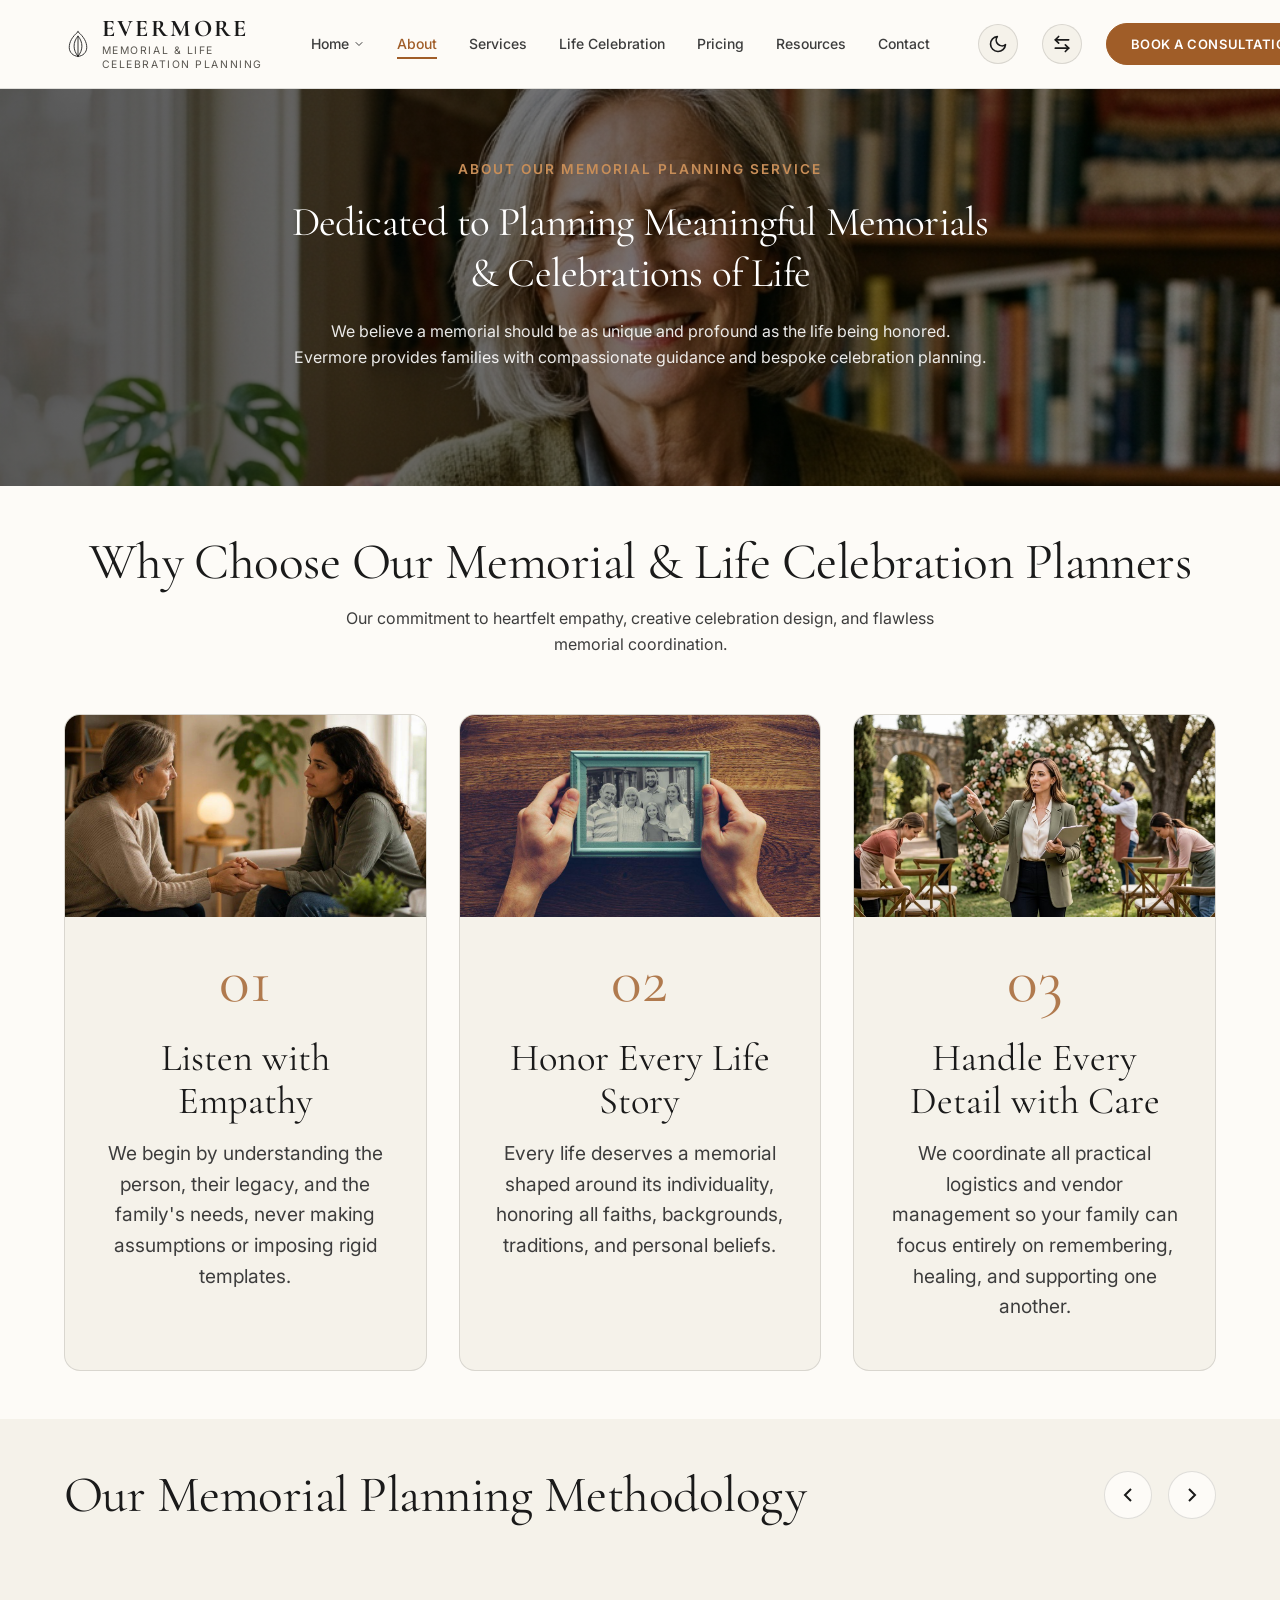
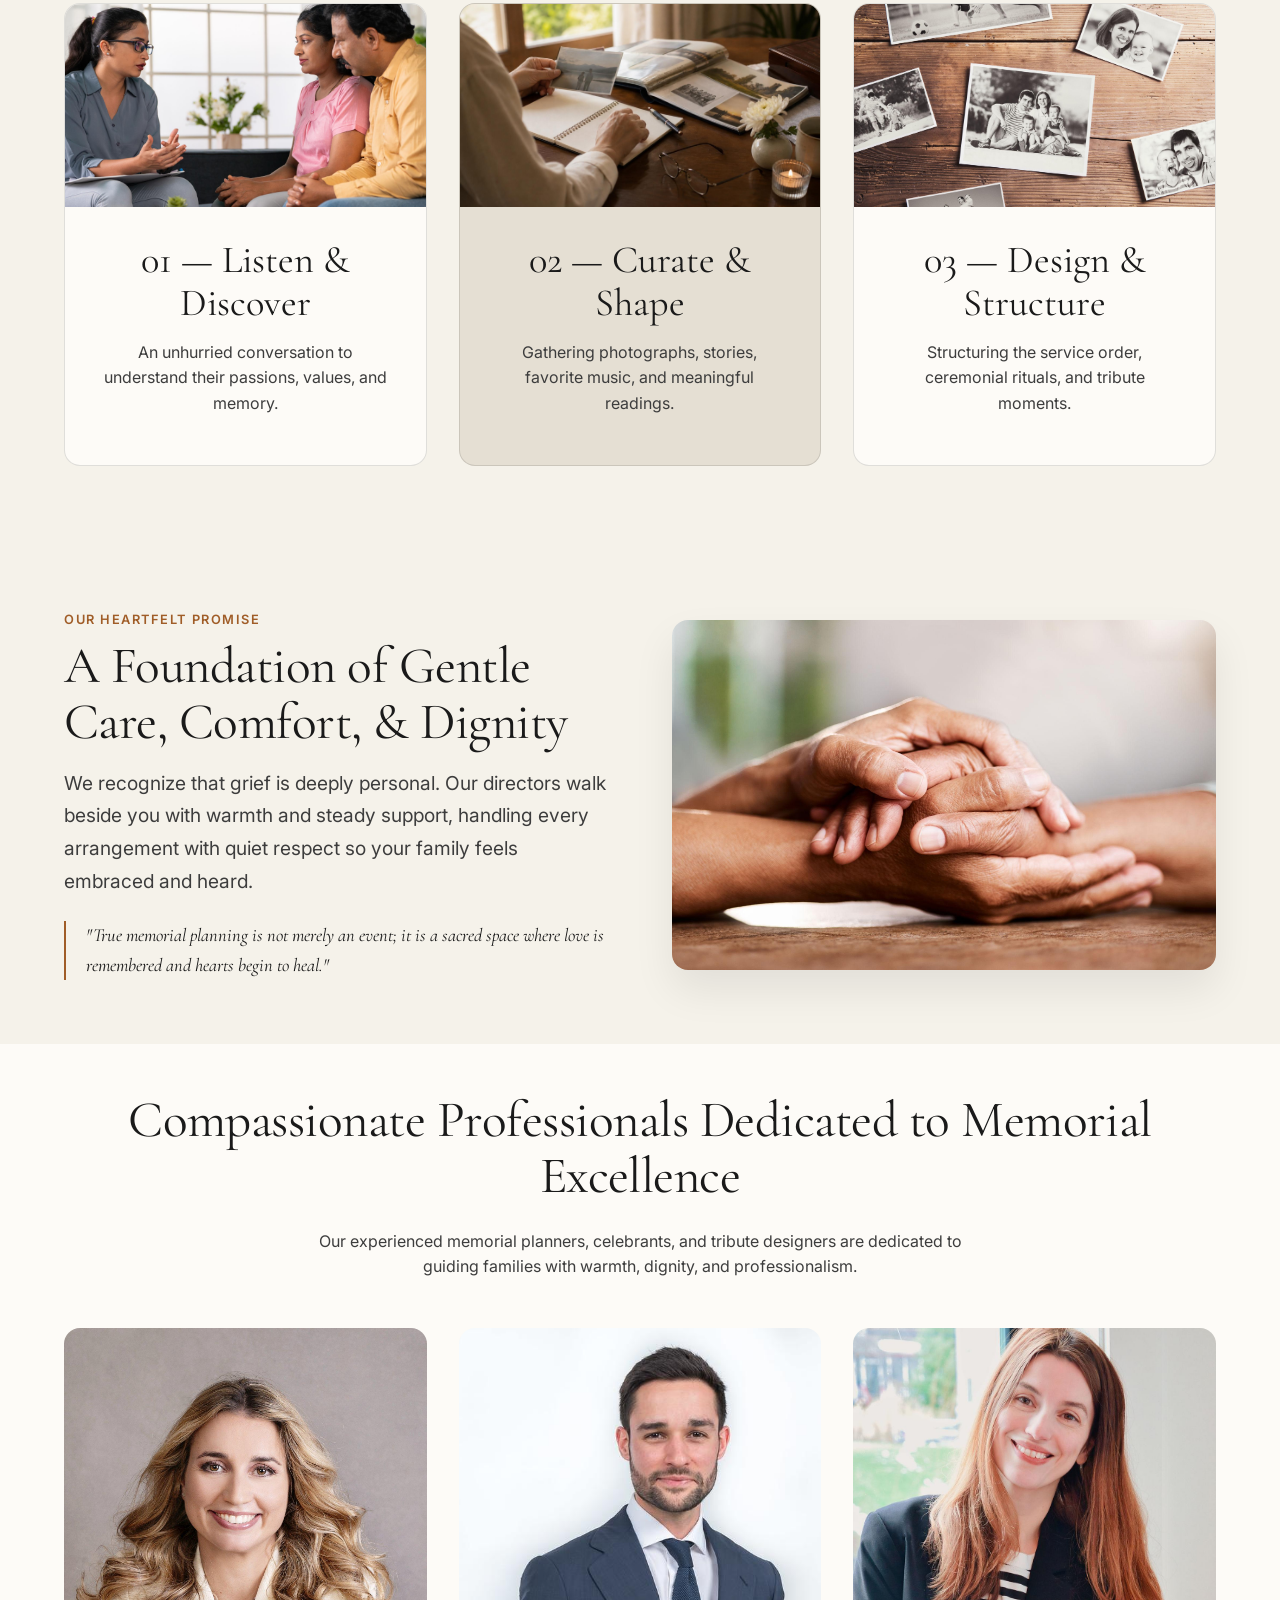
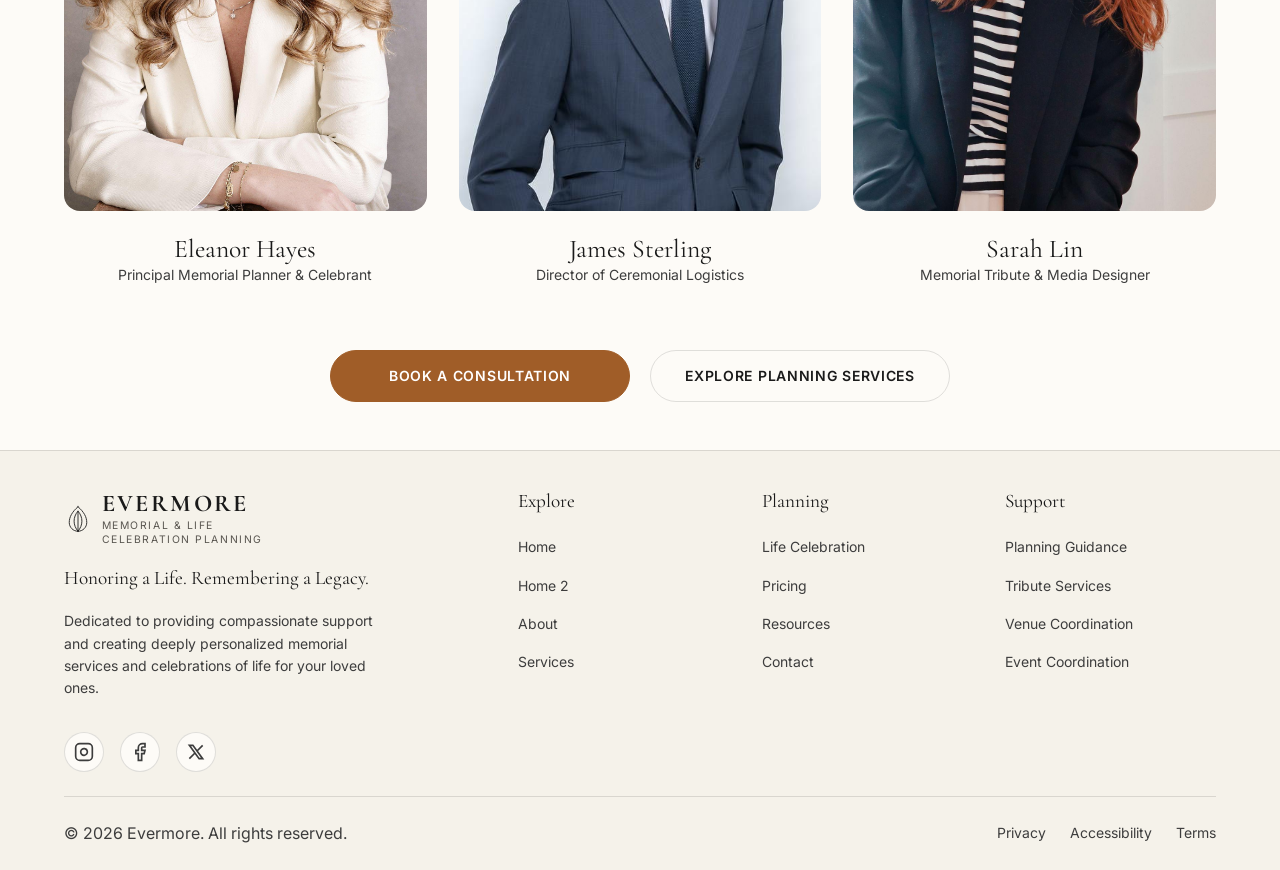
<file: about.html>
<!DOCTYPE html>
<html lang="en" dir="ltr">
<head>
  <meta charset="UTF-8">
  <meta name="viewport" content="width=device-width, initial-scale=1.0">
  <title>About Us | Memorial & Life Celebration Planning Service</title>
  <link rel="icon" type="image/svg+xml" href="assets/images/logo.svg">
  <meta name="description" content="Learn about Evermore, a dedicated memorial and life celebration planning service providing empathetic guidance and dignified ceremonies.">
  <link rel="preconnect" href="https://fonts.googleapis.com">
  <link rel="preconnect" href="https://fonts.gstatic.com" crossorigin>
  <link href="https://fonts.googleapis.com/css2?family=Cormorant+Garamond:wght@400;500;600;700&family=Inter:wght@300;400;500;600&display=swap" rel="stylesheet">
  <link rel="stylesheet" href="assets/css/style.css">
  <style>
    .about-hero-base { min-height: 52vh; display: flex; align-items: center; position: relative; overflow: hidden; }
    
    .manifesto-section { background: var(--bg-primary); color: var(--text-primary); padding: var(--space-xxl) 0; }
    .manifesto-grid { display: grid; grid-template-columns: repeat(3, 1fr); gap: 2rem; }
    .manifesto-item { background: var(--bg-secondary); border: 1px solid var(--border-color); padding: 0 0 3rem 0; border-radius: var(--radius-lg); text-align: center; display: flex; flex-direction: column; align-items: center; transition: transform var(--transition-normal); overflow: hidden; }
    .manifesto-item:hover { transform: translateY(-5px); box-shadow: var(--shadow-md); }
    .manifesto-img { width: 100%; aspect-ratio: 16/9; object-fit: cover; margin-bottom: 2rem; display: block; }
    .manifesto-num { font-size: 4rem; font-family: var(--font-display); line-height: 1; color: var(--color-copper); opacity: 0.8; margin-bottom: 1.5rem; padding: 0 2rem; }
    .manifesto-text { padding: 0 2rem; width: 100%; }
    .manifesto-text h3 { color: var(--text-primary); margin-bottom: 1rem; font-size: var(--text-xl); }
    .manifesto-text p { color: var(--text-secondary); font-size: var(--text-md); }
    
    .approach-slider { display: flex; gap: 2rem; overflow-x: auto; padding: 2rem 0; scrollbar-width: none; scroll-snap-type: x mandatory; }
    .approach-slider::-webkit-scrollbar { display: none; }
    .approach-card { flex: 0 0 calc(33.333% - 1.333rem); scroll-snap-align: start; background: var(--bg-primary); padding: 0 0 3rem 0; border-radius: var(--radius-lg); border: 1px solid var(--border-color); text-align: center; overflow: hidden; }
    .approach-card img { border-radius: 0 !important; margin-bottom: 2rem !important; aspect-ratio: 16/9; object-fit: cover; }
    .approach-card h3, .approach-card p { padding: 0 2rem; }
    
    .slider-btn { width: 48px; height: 48px; border-radius: 50%; display: flex; align-items: center; justify-content: center; background: var(--bg-primary); border: 1px solid var(--border-color); color: var(--text-primary); cursor: pointer; transition: all var(--transition-fast); }
    .slider-btn:hover { background: var(--color-copper); color: #ffffff; border-color: var(--color-copper); transform: scale(1.05); }
    [data-theme="dark"] .slider-btn { background: var(--bg-secondary); border-color: var(--border-color); color: var(--text-primary); }
    [data-theme="dark"] .slider-btn:hover { background: var(--color-copper); color: #ffffff; border-color: var(--color-copper); }
    
    .team-grid { display: grid; grid-template-columns: repeat(3, 1fr); gap: 2rem; margin-top: 3rem; }
    .team-member { text-align: center; }
    .team-img { width: 100%; aspect-ratio: 3/4; object-fit: cover; border-radius: var(--radius-lg); margin-bottom: 1.5rem; transition: transform var(--transition-normal); }
    .team-member:hover .team-img { transform: translateY(-10px); }
    
    .hero .hero-content { max-width: 1060px; margin: 0 auto; }
    .about-hero-title { font-size: clamp(2rem, 3.2vw, 3.05rem) !important; line-height: 1.25 !important; }
    @media (min-width: 820px) {
      .hero-line-1 { white-space: nowrap; }
    }
    
    @media (max-width: 1024px) {
      .manifesto-grid { display: grid; grid-template-columns: 1fr 1fr; gap: 2rem; }
      .manifesto-item { width: 100%; }
      .manifesto-item:last-child { grid-column: 1 / -1; width: calc(50% - 1rem); justify-self: center; }
    }
    
    .promise-grid { display: grid; grid-template-columns: 1fr 1fr; gap: 4rem; align-items: center; }
    
    @media (max-width: 768px) {
      .about-hero { flex-direction: column; }
      .about-img { position: relative; width: 100%; height: 400px; }
      .about-hero-content { width: 100%; padding: 2rem 0; }
      .manifesto-grid { display: grid; grid-template-columns: 1fr; }
      .manifesto-item, .manifesto-item:last-child { width: 100%; }
      .team-grid { grid-template-columns: 1fr; }
      
      .approach-slider { flex-direction: column; gap: 2rem; overflow-x: hidden; padding-bottom: 0; }
      .approach-card { flex: 1 1 auto; width: 100%; }
      .slider-controls { display: none !important; }
      
      .promise-grid { display: flex !important; flex-direction: column !important; gap: 2rem !important; }
      .promise-image-wrapper { order: -1; width: 100% !important; }
      .promise-image-wrapper img { width: 100% !important; height: 280px !important; object-fit: cover !important; }
      .promise-content { width: 100% !important; }
    }
  </style>
</head>
<body>
<!-- Navbar -->
<nav class="navbar">
  <div class="container nav-container">
    <div class="nav-brand">
      <a href="index.html" class="nav-brand-link">
        <svg class="site-logo" width="28" height="28" viewBox="0 0 64 64" fill="none" stroke="var(--text-primary)" stroke-width="2" stroke-linecap="round" stroke-linejoin="round"><path d="M32 4 C 18 16, 12 28, 12 40 C 12 51, 21 60, 32 60 C 43 60, 52 51, 52 40 C 52 28, 46 16, 32 4 Z"></path><path d="M32 60 C 20 46, 20 28, 32 14 C 44 28, 44 46, 32 60 Z"></path><path d="M32 14 L 32 60"></path></svg>
        <div class="nav-brand-text">
          <span class="nav-logo-text" style="font-family: var(--font-display); font-size: 1.5rem; font-weight: 700; letter-spacing: 0.1em; line-height: 1.1; color: var(--text-primary); white-space: nowrap;">EVERMORE</span>
          <span class="nav-descriptor" style="font-family: var(--font-body); font-size: 0.65rem; font-weight: 400; text-transform: uppercase; letter-spacing: 0.15em; color: var(--text-muted); line-height: 1.35; margin-top: 2px; display: block;"><span style="display: block; white-space: nowrap;">Memorial &amp; Life</span><span style="display: block; white-space: nowrap;">Celebration Planning</span></span>
        </div>
      </a>
    </div>
    
    <div class="nav-menu">
      <div class="dropdown">
        <a href="#" class="nav-link has-dropdown" aria-haspopup="true" aria-expanded="false">Home <svg width="12" height="12" viewBox="0 0 24 24" fill="none" stroke="currentColor" stroke-width="2" stroke-linecap="round" stroke-linejoin="round"><polyline points="6 9 12 15 18 9"></polyline></svg></a>
        <div class="dropdown-content">
          <a href="index.html" class="nav-link">Home 1</a>
          <a href="home-2.html" class="nav-link">Home 2</a>
        </div>
      </div>
      <a href="about.html" class="nav-link active" aria-current="page">About</a>
      <a href="services.html" class="nav-link">Services</a>
      <a href="life-celebration.html" class="nav-link">Life Celebration</a>
      <a href="pricing.html" class="nav-link">Pricing</a>
      <a href="resources.html" class="nav-link">Resources</a>
      <a href="contact.html" class="nav-link">Contact</a>
      </div>

    <div class="nav-actions" style="display: flex; align-items: center; gap: 1.5rem;">
      <button class="icon-btn theme-toggle" aria-label="Toggle Theme">
        <svg width="20" height="20" viewBox="0 0 24 24" fill="none" stroke="currentColor" stroke-width="2" stroke-linecap="round" stroke-linejoin="round"><path d="M21 12.79A9 9 0 1 1 11.21 3 7 7 0 0 0 21 12.79z"></path></svg>
      </button>
      <button class="icon-btn rtl-toggle" aria-label="Toggle RTL">
        <svg width="20" height="20" viewBox="0 0 24 24" fill="none" stroke="currentColor" stroke-width="2" stroke-linecap="round" stroke-linejoin="round"><path d="M8 3L4 7l4 4"/><path d="M4 7h16"/><path d="M16 21l4-4-4-4"/><path d="M20 17H4"/></svg>
      </button>
      <a href="#" class="btn btn-primary open-modal">Book a Consultation</a>
    </div>

    <div class="hamburger">
      <span></span>
      <span></span>
      <span></span>
    </div>
  </div>
</nav>

<div class="mobile-menu">
  <button class="mobile-close-btn" aria-label="Close Menu">
    <svg width="24" height="24" viewBox="0 0 24 24" fill="none" stroke="currentColor" stroke-width="2" stroke-linecap="round" stroke-linejoin="round"><line x1="18" y1="6" x2="6" y2="18"></line><line x1="6" y1="6" x2="18" y2="18"></line></svg>
  </button>
  <div class="mobile-nav-list">
      <a href="index.html" class="nav-link">Home 1</a>
      <a href="home-2.html" class="nav-link">Home 2</a>
      <a href="about.html" class="nav-link active" aria-current="page">About</a>
      <a href="services.html" class="nav-link">Services</a>
      <a href="life-celebration.html" class="nav-link">Life Celebration</a>
      <a href="pricing.html" class="nav-link">Pricing</a>
      <a href="resources.html" class="nav-link">Resources</a>
      <a href="contact.html" class="nav-link">Contact</a>
  </div>
  <div class="mobile-controls">
      <button id="theme-toggle" class="icon-btn" aria-label="Toggle Theme">
        <svg width="20" height="20" viewBox="0 0 24 24" fill="none" stroke="currentColor" stroke-width="2" stroke-linecap="round" stroke-linejoin="round"><path d="M21 12.79A9 9 0 1 1 11.21 3 7 7 0 0 0 21 12.79z"></path></svg>
      </button>
      <button id="rtl-toggle" class="icon-btn" aria-label="Toggle RTL">
        <svg width="20" height="20" viewBox="0 0 24 24" fill="none" stroke="currentColor" stroke-width="2" stroke-linecap="round" stroke-linejoin="round"><path d="M8 3L4 7l4 4"/><path d="M4 7h16"/><path d="M16 21l4-4-4-4"/><path d="M20 17H4"/></svg>
      </button>
  </div>
  
  <a href="#" class="btn btn-primary open-modal">Book a Consultation</a>
</div>

<!-- SECTION 01: HERO -->
<section class="hero">
  <div class="hero-bg">
    <img src="assets/images/about_hero.jpg" alt="Our Story" style="object-position: center 20%;">
  </div>
  <div class="hero-overlay"></div>
  <div class="container hero-content text-center" style="margin: 0 auto; max-width: 1060px;">
    <span class="hero-eyebrow reveal" style="color: var(--accent-light); letter-spacing: 0.15em; font-size: 0.85rem; font-weight: 600; text-transform: uppercase; margin-bottom: 1rem; display: inline-block;">ABOUT OUR MEMORIAL PLANNING SERVICE</span>
    <h1 class="reveal about-hero-title" style="margin-bottom: 1.25rem; color: #fff;"><span class="hero-line-1">Dedicated to Planning Meaningful Memorials</span><br class="desktop-br">&amp; Celebrations of Life</h1>
    <p class="reveal stagger-1" style="font-size: var(--text-base); max-width: 780px; margin: 0 auto; color: rgba(255,255,255,0.9); line-height: 1.6;">We believe a memorial should be as unique and profound as the life being honored.<br class="desktop-br">Evermore provides families with compassionate guidance and bespoke celebration planning.</p>
  </div>
</section>

<section class="manifesto-section">
  <div class="container">
    <h2 class="reveal text-center" style="color: var(--text-primary); margin-bottom: 1rem;">Why Choose Our Memorial &amp; Life Celebration Planners</h2>
    <p class="reveal stagger-1 text-center" style="margin: 0 auto 3.5rem auto; max-width: 650px; color: var(--text-secondary);">Our commitment to heartfelt empathy, creative celebration design, and flawless memorial coordination.</p>
    
    <div class="manifesto-grid">
      <div class="manifesto-item reveal stagger-1">
        <img src="assets/images/image-10.png" alt="Listen with Empathy" class="manifesto-img">
        <div class="manifesto-num">01</div>
        <div class="manifesto-text">
          <h3>Listen with Empathy</h3>
          <p>We begin by understanding the person, their legacy, and the family's needs, never making assumptions or imposing rigid templates.</p>
        </div>
      </div>
      
      <div class="manifesto-item reveal stagger-2">
        <img src="assets/images/image-2.png" alt="Honor Every Life Story" class="manifesto-img">
        <div class="manifesto-num">02</div>
        <div class="manifesto-text">
          <h3>Honor Every Life Story</h3>
          <p>Every life deserves a memorial shaped around its individuality, honoring all faiths, backgrounds, traditions, and personal beliefs.</p>
        </div>
      </div>
      
      <div class="manifesto-item reveal stagger-3">
        <img src="assets/images/image-4.png" alt="Handle Every Detail with Care" class="manifesto-img">
        <div class="manifesto-num">03</div>
        <div class="manifesto-text">
          <h3>Handle Every Detail with Care</h3>
          <p>We coordinate all practical logistics and vendor management so your family can focus entirely on remembering, healing, and supporting one another.</p>
        </div>
      </div>
    </div>
  </div>
</section>

<section class="section section-alt">
  <div class="container">
    <div class="reveal" style="display: flex; justify-content: space-between; align-items: center; margin-bottom: 3rem;">
      <h2 style="margin: 0;">Our Memorial Planning Methodology</h2>
      <div class="slider-controls" style="display: flex; gap: 1rem;">
        <button class="slider-btn" aria-label="Previous step" onclick="document.querySelector('.approach-slider').scrollBy({left: -400, behavior: 'smooth'})">
          <svg width="24" height="24" viewBox="0 0 24 24" fill="none" stroke="currentColor" stroke-width="2"><path d="M15 18l-6-6 6-6"></path></svg>
        </button>
        <button class="slider-btn" aria-label="Next step" onclick="document.querySelector('.approach-slider').scrollBy({left: 400, behavior: 'smooth'})">
          <svg width="24" height="24" viewBox="0 0 24 24" fill="none" stroke="currentColor" stroke-width="2"><path d="M9 18l6-6-6-6"></path></svg>
        </button>
      </div>
    </div>
    <div class="approach-slider reveal stagger-1">
      <div class="approach-card">
        <img src="assets/images/image-20.png" alt="Listen and discover" style="width: 100%; height: auto; border-radius: var(--radius-lg); margin-bottom: 1.5rem; display: block;">
        <h3 style="font-family: var(--font-display); margin-bottom: 1rem;">01 &mdash; Listen &amp; Discover</h3>
        <p>An unhurried conversation to understand their passions, values, and memory.</p>
      </div>
      <div class="approach-card" style="background: var(--bg-tertiary);">
        <img src="assets/images/image-8.png" alt="Curate and shape" style="width: 100%; height: auto; border-radius: var(--radius-lg); margin-bottom: 1.5rem; display: block;">
        <h3 style="font-family: var(--font-display); margin-bottom: 1rem;">02 &mdash; Curate &amp; Shape</h3>
        <p>Gathering photographs, stories, favorite music, and meaningful readings.</p>
      </div>
      <div class="approach-card">
        <img src="assets/images/image-17.png" alt="Design and structure" style="width: 100%; height: auto; border-radius: var(--radius-lg); margin-bottom: 1.5rem; display: block;">
        <h3 style="font-family: var(--font-display); margin-bottom: 1rem;">03 &mdash; Design &amp; Structure</h3>
        <p>Structuring the service order, ceremonial rituals, and tribute moments.</p>
      </div>
      <div class="approach-card" style="background: var(--bg-tertiary);">
        <img src="assets/images/image-6.png" alt="Coordinate logistics" style="width: 100%; height: auto; border-radius: var(--radius-lg); margin-bottom: 1.5rem; display: block;">
        <h3 style="font-family: var(--font-display); margin-bottom: 1rem;">04 &mdash; Coordinate Logistics</h3>
        <p>Managing venues, florists, audio-visuals, officiants, and caterers.</p>
      </div>
      <div class="approach-card">
        <img src="assets/images/image-1.png" alt="Day of support" style="width: 100%; height: auto; border-radius: var(--radius-lg); margin-bottom: 1.5rem; display: block;">
        <h3 style="font-family: var(--font-display); margin-bottom: 1rem;">05 &mdash; Day-of Support</h3>
        <p>Discreet, dedicated on-site coordination to ensure absolute peace of mind.</p>
      </div>
    </div>
  </div>
</section>

<section class="section section-alt" style="padding: 4rem 0;">
  <div class="container">
    <div class="promise-grid">
      <div class="promise-content reveal">
        <span class="eyebrow" style="color: var(--accent-primary); letter-spacing: 0.12em; font-size: 0.8rem; font-weight: 600; text-transform: uppercase; margin-bottom: 0.5rem; display: block;">OUR HEARTFELT PROMISE</span>
        <h2 style="font-family: var(--font-display); font-size: var(--text-xxl); margin-bottom: 1rem; color: var(--text-primary);">A Foundation of Gentle Care, Comfort, &amp; Dignity</h2>
        <p style="font-size: var(--text-md); color: var(--text-secondary); line-height: 1.7; margin-bottom: 1.5rem;">We recognize that grief is deeply personal. Our directors walk beside you with warmth and steady support, handling every arrangement with quiet respect so your family feels embraced and heard.</p>
        <blockquote style="font-family: var(--font-display); font-size: 1.15rem; font-style: italic; border-left: 2px solid var(--accent-primary); padding-left: 1.25rem; color: var(--text-primary); margin: 0;">
          "True memorial planning is not merely an event; it is a sacred space where love is remembered and hearts begin to heal."
        </blockquote>
      </div>
      <div class="promise-image-wrapper reveal stagger-1" style="border-radius: var(--radius-lg); overflow: hidden; box-shadow: var(--shadow-lg);">
        <img src="assets/images/image-13.png" alt="Gentle compassionate hands providing support and comfort to grieving families" style="width: 100%; height: 350px; object-fit: cover; display: block;">
      </div>
    </div>
  </div>
</section>

<section class="section">
  <div class="container">
    <div class="text-center reveal">
      <h2 style="margin-bottom: 1.5rem;">Compassionate Professionals Dedicated to Memorial Excellence</h2>
      <p style="margin: 0 auto 3rem auto;">Our experienced memorial planners, celebrants, and tribute designers are dedicated to guiding families with warmth, dignity, and professionalism.</p>
    </div>
    
    <div class="team-grid reveal stagger-1">
      <div class="team-member">
        <img src="assets/images/Eleanor%20Hayes.png" class="team-img" alt="Eleanor Hayes, Principal Memorial Planner &amp; Celebrant">
        <h4 style="font-family: var(--font-display);">Eleanor Hayes</h4>
        <p style="font-size: var(--text-sm);">Principal Memorial Planner &amp; Celebrant</p>
      </div>
      <div class="team-member">
        <img src="assets/images/James%20Sterling.png" class="team-img" alt="James Sterling, Director of Ceremonial Logistics">
        <h4 style="font-family: var(--font-display);">James Sterling</h4>
        <p style="font-size: var(--text-sm);">Director of Ceremonial Logistics</p>
      </div>
      <div class="team-member">
        <img src="assets/images/Sarah%20Lin.png" class="team-img" alt="Sarah Lin, Memorial Tribute &amp; Media Designer">
        <h4 style="font-family: var(--font-display);">Sarah Lin</h4>
        <p style="font-size: var(--text-sm);">Memorial Tribute &amp; Media Designer</p>
      </div>
    </div>
    
    <div class="text-center reveal stagger-2 btn-group" style="margin-top: 4rem; max-width: 580px; margin-left: auto; margin-right: auto;">
      <a href="#" class="btn btn-primary open-modal">Book a Consultation</a>
      <a href="services.html" class="btn btn-secondary">Explore Planning Services</a>
    </div>
  </div>
</section>

<footer class="footer">
  <div class="container">
    <div class="footer-grid">
      <div class="footer-brand">
        <a href="index.html" class="nav-brand-link" style="margin-bottom: 1rem;">
          <svg class="site-logo" width="28" height="28" viewBox="0 0 64 64" fill="none" stroke="var(--text-primary)" stroke-width="2" stroke-linecap="round" stroke-linejoin="round"><path d="M32 4 C 18 16, 12 28, 12 40 C 12 51, 21 60, 32 60 C 43 60, 52 51, 52 40 C 52 28, 46 16, 32 4 Z"></path><path d="M32 60 C 20 46, 20 28, 32 14 C 44 28, 44 46, 32 60 Z"></path><path d="M32 14 L 32 60"></path></svg>
          <div class="nav-brand-text">
          <span class="nav-logo-text" style="font-family: var(--font-display); font-size: 1.5rem; font-weight: 700; letter-spacing: 0.1em; line-height: 1.1; color: var(--text-primary); white-space: nowrap;">EVERMORE</span>
          <span class="nav-descriptor" style="font-family: var(--font-body); font-size: 0.65rem; font-weight: 400; text-transform: uppercase; letter-spacing: 0.15em; color: var(--text-muted); line-height: 1.35; margin-top: 2px; display: block;"><span style="display: block; white-space: nowrap;">Memorial &amp; Life</span><span style="display: block; white-space: nowrap;">Celebration Planning</span></span>
        </div>
        </a>
        <p style="font-family: var(--font-display); font-size: 1.2rem; color: var(--text-primary); margin-bottom: 1rem;">Honoring a Life. Remembering a Legacy.</p>
        <p style="font-size: var(--text-sm); color: var(--text-secondary); line-height: 1.6; margin-bottom: 1.5rem; max-width: 320px;">
          Dedicated to providing compassionate support and creating deeply personalized memorial services and celebrations of life for your loved ones.
        </p>
        <div class="social-links">
          <a href="#" class="social-link" aria-label="Instagram">
            <svg width="20" height="20" viewBox="0 0 24 24" fill="none" stroke="currentColor" stroke-width="2"><rect x="2" y="2" width="20" height="20" rx="5" ry="5"></rect><path d="M16 11.37A4 4 0 1 1 12.63 8 4 4 0 0 1 16 11.37z"></path><line x1="17.5" y1="6.5" x2="17.51" y2="6.5"></line></svg>
          </a>
          <a href="#" class="social-link" aria-label="Facebook">
            <svg width="20" height="20" viewBox="0 0 24 24" fill="none" stroke="currentColor" stroke-width="2"><path d="M18 2h-3a5 5 0 0 0-5 5v3H7v4h3v8h4v-8h3l1-4h-4V7a1 1 0 0 1 1-1h3z"></path></svg>
          </a>
          <a href="#" class="social-link" aria-label="Twitter">
            <svg width="20" height="20" viewBox="0 0 24 24" fill="none" stroke="currentColor" stroke-width="2"><path d="M4 4l11.733 16h4.267l-11.733 -16z"></path><path d="M4 20l6.768 -6.768m2.46 -2.46l6.772 -6.772"></path></svg>
          </a>
        </div>
      </div>
      
      <div class="footer-col">
        <h4>Explore</h4>
        <div class="footer-links">
          <a href="index.html" class="footer-link">Home</a>
          <a href="home-2.html" class="footer-link">Home 2</a>
          <a href="about.html" class="footer-link">About</a>
          <a href="services.html" class="footer-link">Services</a>
        </div>
      </div>
      
      <div class="footer-col">
        <h4>Planning</h4>
        <div class="footer-links">
          <a href="life-celebration.html" class="footer-link">Life Celebration</a>
          <a href="pricing.html" class="footer-link">Pricing</a>
          <a href="resources.html" class="footer-link">Resources</a>
          <a href="contact.html" class="footer-link">Contact</a>
        </div>
      </div>
      
      <div class="footer-col">
        <h4>Support</h4>
        <div class="footer-links">
          <a href="#" class="footer-link">Planning Guidance</a>
          <a href="#" class="footer-link">Tribute Services</a>
          <a href="#" class="footer-link">Venue Coordination</a>
          <a href="#" class="footer-link">Event Coordination</a>
        </div>
      </div>
    </div>
    
    <div class="footer-bottom">
      <p>&copy; 2026 Evermore. All rights reserved.</p>
      <div class="footer-legal">
        <a href="#" class="footer-link">Privacy</a>
        <a href="#" class="footer-link">Accessibility</a>
        <a href="#" class="footer-link">Terms</a>
      </div>
    </div>
  </div>
  <a href="#" class="back-to-top" aria-label="Back to Top">
    <svg width="24" height="24" viewBox="0 0 24 24" fill="none" stroke="currentColor" stroke-width="2" stroke-linecap="round" stroke-linejoin="round"><path d="M12 19V5M5 12l7-7 7 7"/></svg>
  </a>
</footer>

<div class="modal-overlay">
  <div class="modal-container">
    <button class="modal-close" aria-label="Close modal">
      <svg width="24" height="24" viewBox="0 0 24 24" fill="none" stroke="currentColor" stroke-width="2" stroke-linecap="round" stroke-linejoin="round"><line x1="18" y1="6" x2="6" y2="18"></line><line x1="6" y1="6" x2="18" y2="18"></line></svg>
    </button>
    <div class="modal-header">
      <h2 style="font-family: var(--font-display); margin-bottom: 0.5rem;">Begin Planning a Memorial or Celebration</h2>
      <p style="color: var(--text-secondary); font-size: var(--text-sm);">Tell us a little about your loved one and how we can assist, and our memorial planning team will reach out with compassionate guidance.</p>
    </div>
    <form class="modal-form">
      <div class="form-group">
        <label class="form-label" for="modal-name">Your Name</label>
        <input type="text" id="modal-name" class="form-control" required>
      </div>
      <div class="grid" style="grid-template-columns: 1fr 1fr; gap: 1rem; margin-bottom: 1.5rem;">
        <div>
          <label class="form-label" for="modal-email">Email</label>
          <input type="email" id="modal-email" class="form-control" required>
        </div>
        <div>
          <label class="form-label" for="modal-phone">Phone</label>
          <input type="tel" id="modal-phone" class="form-control">
        </div>
      </div>
      <div class="form-group">
        <label class="form-label" for="modal-service">What Can We Help With?</label>
        <select id="modal-service" class="form-control" required>
          <option value="">Select a planning service...</option>
          <option value="memorial-planning">Memorial Service Planning</option>
          <option value="life-celebration">Celebration of Life Design</option>
          <option value="tribute-creation">Tribute Video &amp; Media Creation</option>
          <option value="venue-coordination">Venue &amp; Vendor Coordination</option>
          <option value="day-of-coordination">Day-of Memorial Coordination</option>
          <option value="pre-planning">Advance Planning Guidance</option>
        </select>
      </div>
      <div class="form-group">
        <label class="form-label" for="modal-message">Message</label>
        <textarea id="modal-message" class="form-control" placeholder="Share as much or as little as you feel comfortable..."></textarea>
      </div>
      <button type="submit" class="btn btn-primary w-full" style="margin-top: 1rem;">Book a Consultation</button>
    </form>
  </div>
</div>

<script src="assets/js/main.js"></script>
</body>
</html>
</file>
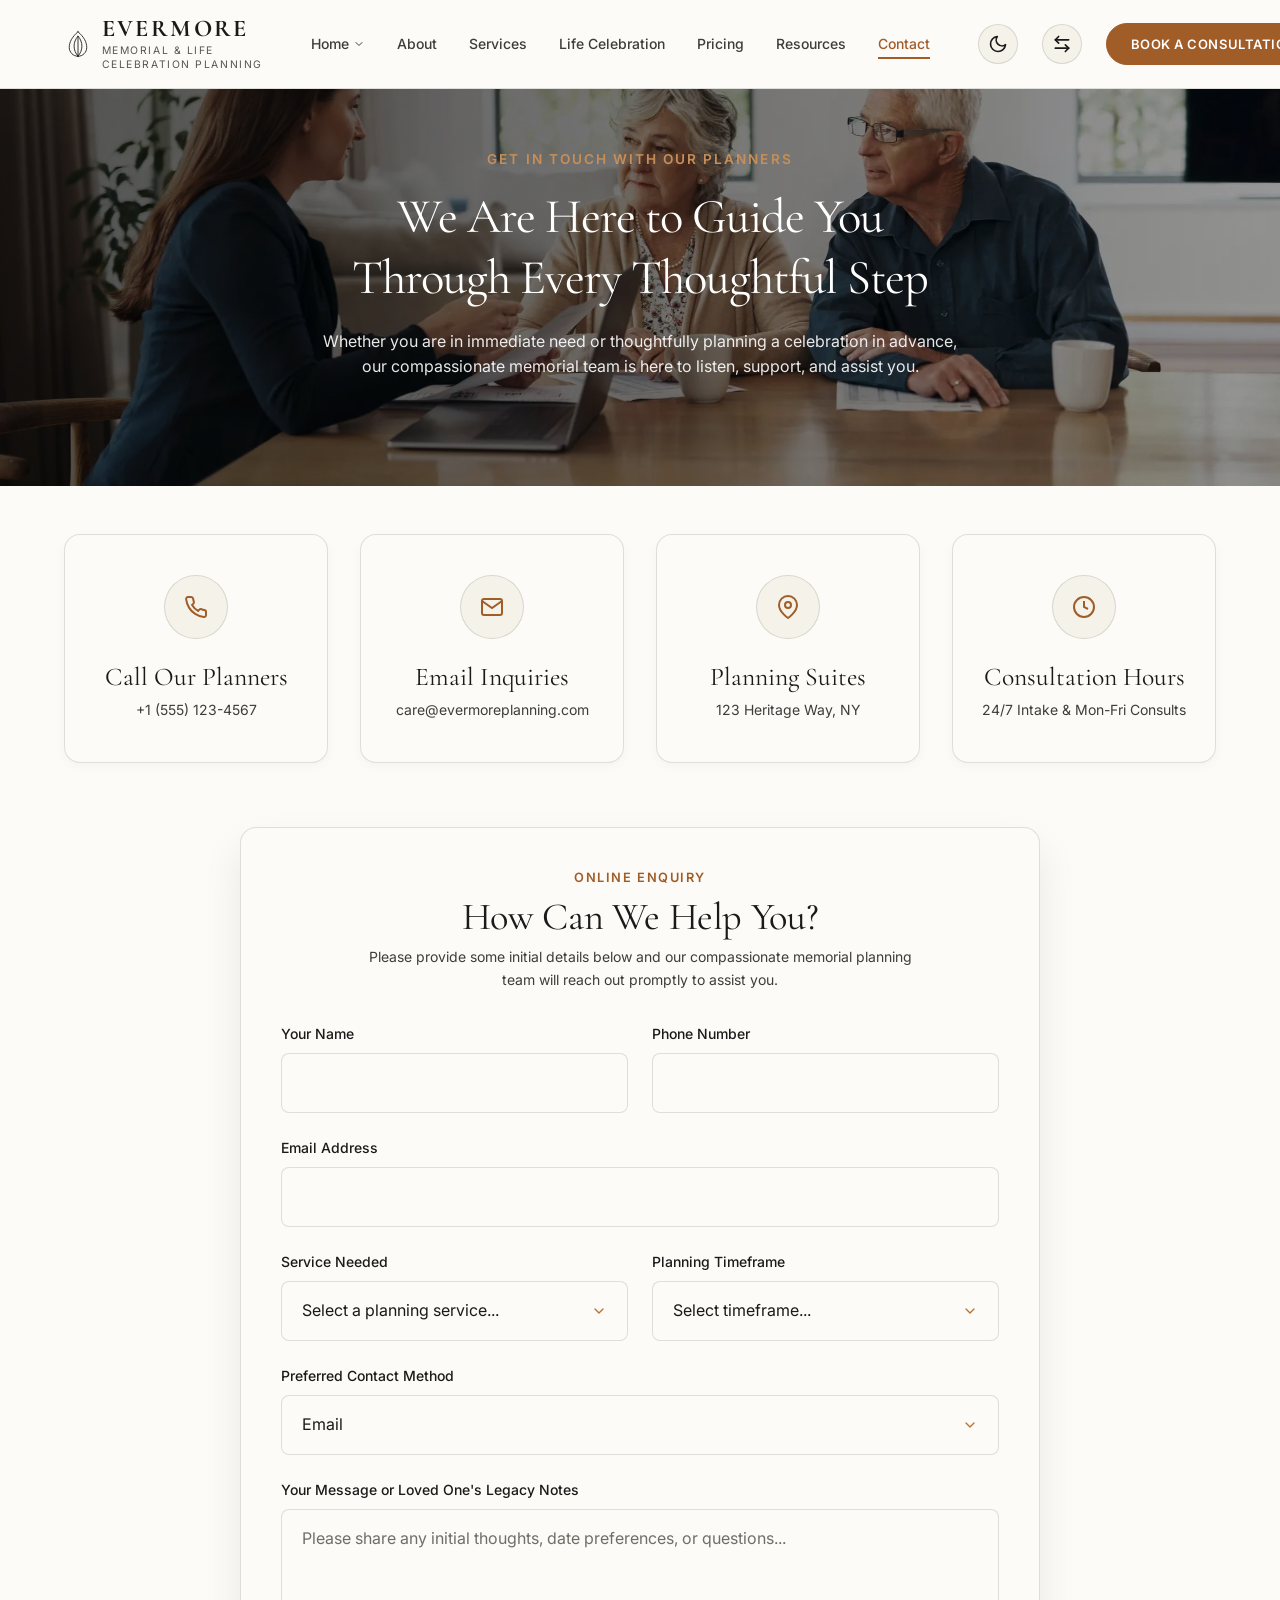
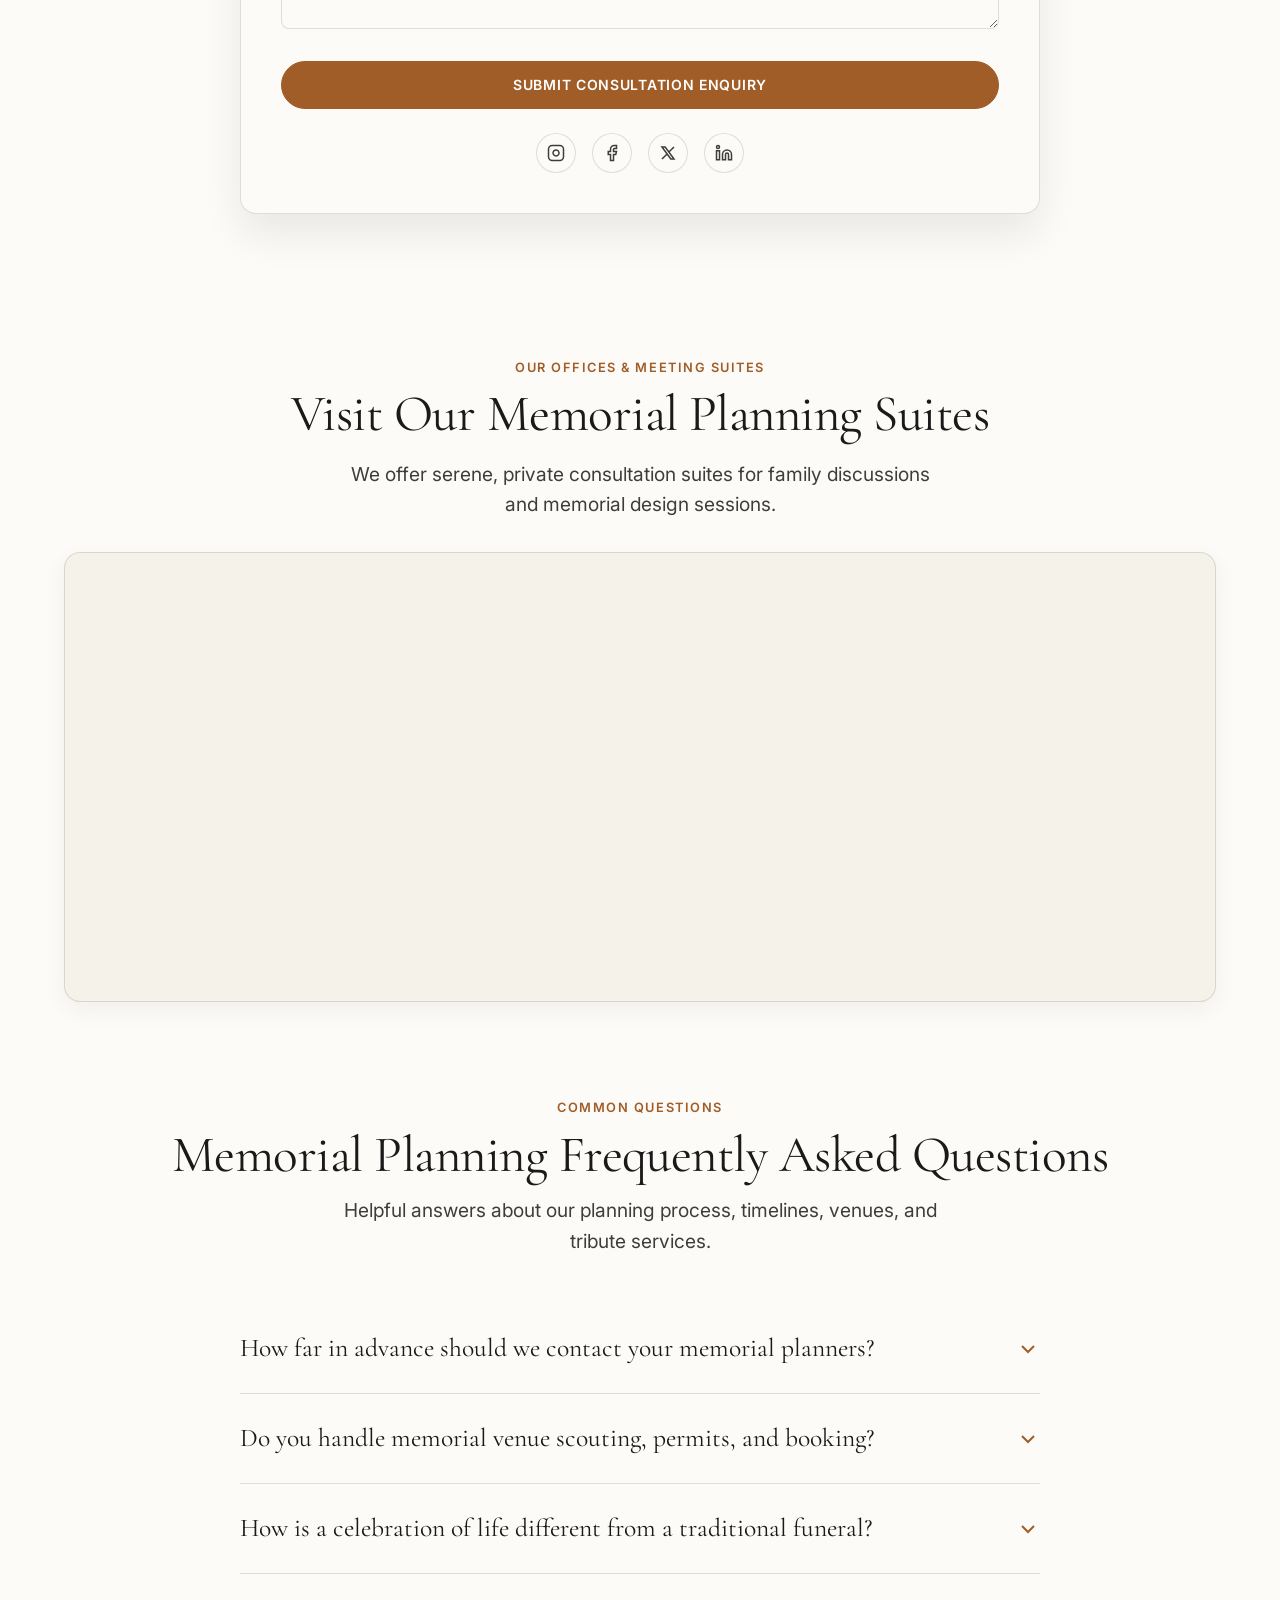
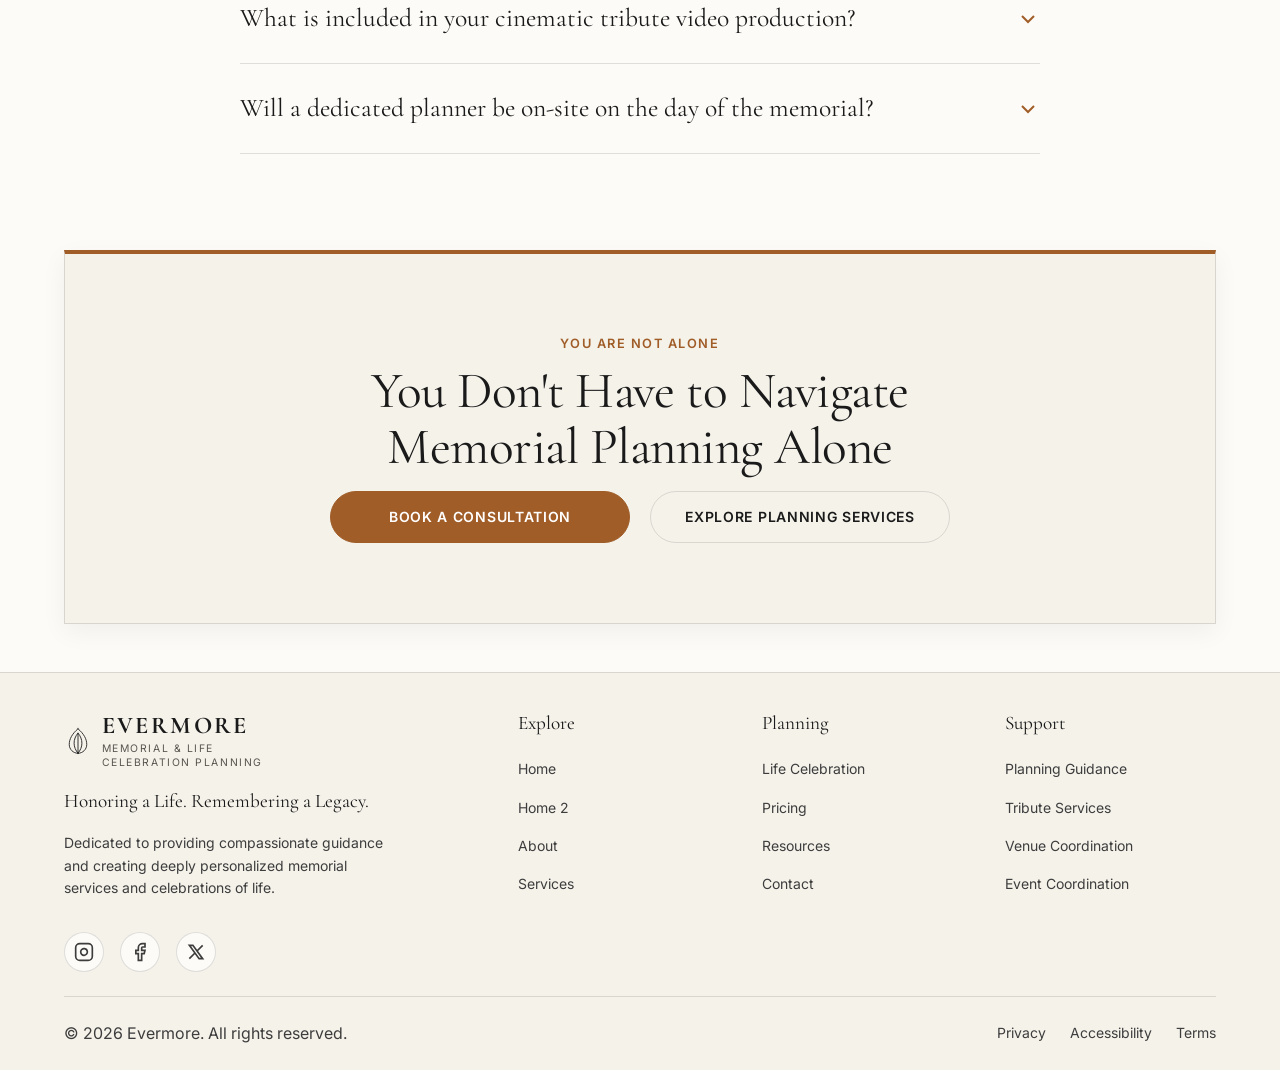
<file: contact.html>
<!DOCTYPE html>
<html lang="en" dir="ltr">
<head>
  <meta charset="UTF-8">
  <meta name="viewport" content="width=device-width, initial-scale=1.0">
  <title>Contact Our Memorial Planners | Memorial &amp; Life Celebration Planning Service</title>
  <meta name="description" content="Get in touch with our compassionate memorial and celebration of life planning team for guidance, consultations, venue questions, or immediate need support.">
  <link rel="icon" type="image/svg+xml" href="assets/images/logo.svg">
  <link rel="preconnect" href="https://fonts.googleapis.com">
  <link rel="preconnect" href="https://fonts.gstatic.com" crossorigin>
  <link href="https://fonts.googleapis.com/css2?family=Cormorant+Garamond:wght@400;500;600;700&family=Inter:wght@300;400;500;600&display=swap" rel="stylesheet">
  <link rel="stylesheet" href="assets/css/style.css">
  <style>
    .contact-hero { min-height: 52vh; padding-top: 5rem; display: flex; align-items: center; justify-content: center; text-align: center; background-color: var(--bg-secondary); position: relative; }
    .contact-hero-content { position: relative; z-index: 2; max-width: 800px; }
    
    .contact-form-card { background: var(--bg-primary); border-radius: var(--radius-lg); padding: var(--space-xl); box-shadow: var(--shadow-lg); border: 1px solid var(--border-color); max-width: 800px; margin: 4rem auto 4rem auto; position: relative; z-index: 10; }
    
    .ways-to-help { display: grid; grid-template-columns: repeat(4, 1fr); gap: 2rem; margin: 3rem 0 4rem 0; position: relative; z-index: 10; }
    .help-block { background: var(--bg-primary); border: 1px solid var(--border-color); border-radius: var(--radius-lg); padding: 2.5rem 1.5rem; text-align: center; box-shadow: var(--shadow-sm); transition: transform var(--transition-fast), box-shadow var(--transition-fast); }
    .help-block:hover { transform: translateY(-5px); box-shadow: var(--shadow-md); }
    .help-icon { width: 64px; height: 64px; border-radius: 50%; background: var(--bg-secondary); border: 1px solid var(--border-color); display: flex; align-items: center; justify-content: center; margin: 0 auto 1.5rem auto; color: var(--accent-primary); transition: background var(--transition-fast); }
    .help-block:hover .help-icon { background: var(--bg-primary); }
    
    .faq-section { background-color: var(--bg-primary); padding: var(--space-xxl) 0; }
    .faq-container { max-width: 800px; margin: 0 auto; text-align: left; }
    .faq-item { border-bottom: 1px solid var(--border-color); }
    .faq-question { padding: 1.5rem 0; display: flex; justify-content: space-between; align-items: center; cursor: pointer; font-family: var(--font-display); font-size: var(--text-lg); color: var(--text-primary); transition: color var(--transition-fast); }
    .faq-question:hover { color: var(--color-copper); }
    .faq-icon { width: 24px; height: 24px; transition: transform 0.3s; stroke: var(--accent-primary); }
    .faq-item.active .faq-icon { transform: rotate(180deg); }
    .faq-answer { max-height: 0; overflow: hidden; transition: max-height 0.3s ease-out, padding 0.3s ease; font-size: var(--text-md); color: var(--text-secondary); }
    .faq-item.active .faq-answer { max-height: 500px; padding-bottom: 1.5rem; }
    
    @media (max-width: 1024px) {
      .ways-to-help { grid-template-columns: repeat(2, 1fr); }
    }
    @media (max-width: 768px) {
      .contact-form-card { 
        padding: 1.75rem 1.25rem; 
        margin: 2rem auto; 
        border-radius: var(--radius-lg); 
        box-shadow: none; 
      }
      .contact-form-card .btn,
      .contact-form-card button[type="submit"] {
        width: 100% !important;
        padding: 0.85rem 1rem !important;
        font-size: 0.825rem !important;
        letter-spacing: 0.03em !important;
        white-space: normal !important;
        line-height: 1.3 !important;
        text-align: center !important;
        box-sizing: border-box !important;
        display: flex !important;
        align-items: center !important;
        justify-content: center !important;
      }
      .ways-to-help { grid-template-columns: 1fr; }
    }
    @media (max-width: 480px) {
      .contact-form-card {
        padding: 1.5rem 1rem;
      }
      .contact-form-card .btn,
      .contact-form-card button[type="submit"] {
        font-size: 0.775rem !important;
        padding: 0.85rem 0.75rem !important;
        letter-spacing: 0.02em !important;
      }
    }
  </style>
</head>
<body>
<!-- Navbar -->
<nav class="navbar">
  <div class="container nav-container">
                <div class="nav-brand">
      <a href="index.html" class="nav-brand-link">
        <svg class="site-logo" width="28" height="28" viewBox="0 0 64 64" fill="none" stroke="var(--text-primary)" stroke-width="2" stroke-linecap="round" stroke-linejoin="round"><path d="M32 4 C 18 16, 12 28, 12 40 C 12 51, 21 60, 32 60 C 43 60, 52 51, 52 40 C 52 28, 46 16, 32 4 Z"></path><path d="M32 60 C 20 46, 20 28, 32 14 C 44 28, 44 46, 32 60 Z"></path><path d="M32 14 L 32 60"></path></svg>
        <div class="nav-brand-text">
          <span class="nav-logo-text" style="font-family: var(--font-display); font-size: 1.5rem; font-weight: 700; letter-spacing: 0.1em; line-height: 1.1; color: var(--text-primary); white-space: nowrap;">EVERMORE</span>
          <span class="nav-descriptor" style="font-family: var(--font-body); font-size: 0.65rem; font-weight: 400; text-transform: uppercase; letter-spacing: 0.15em; color: var(--text-muted); line-height: 1.35; margin-top: 2px; display: block;"><span style="display: block; white-space: nowrap;">Memorial &amp; Life</span><span style="display: block; white-space: nowrap;">Celebration Planning</span></span>
        </div>
      </a>
    </div>
    
    <div class="nav-menu">
      <div class="dropdown">
        <a href="#" class="nav-link has-dropdown" aria-haspopup="true" aria-expanded="false">Home <svg width="12" height="12" viewBox="0 0 24 24" fill="none" stroke="currentColor" stroke-width="2" stroke-linecap="round" stroke-linejoin="round"><polyline points="6 9 12 15 18 9"></polyline></svg></a>
        <div class="dropdown-content">
          <a href="index.html" class="nav-link">Home 1</a>
          <a href="home-2.html" class="nav-link">Home 2</a>
        </div>
      </div>
      <a href="about.html" class="nav-link">About</a>
      <a href="services.html" class="nav-link">Services</a>
      <a href="life-celebration.html" class="nav-link">Life Celebration</a>
      <a href="pricing.html" class="nav-link">Pricing</a>
      <a href="resources.html" class="nav-link">Resources</a>
      <a href="contact.html" class="nav-link active" aria-current="page">Contact</a>
      </div>

    <div class="nav-actions" style="display: flex; align-items: center; gap: 1.5rem;">
      <button class="icon-btn theme-toggle" aria-label="Toggle Theme">
        <svg width="20" height="20" viewBox="0 0 24 24" fill="none" stroke="currentColor" stroke-width="2" stroke-linecap="round" stroke-linejoin="round"><path d="M21 12.79A9 9 0 1 1 11.21 3 7 7 0 0 0 21 12.79z"></path></svg>
      </button>
      <button class="icon-btn rtl-toggle" aria-label="Toggle RTL">
        <svg width="20" height="20" viewBox="0 0 24 24" fill="none" stroke="currentColor" stroke-width="2" stroke-linecap="round" stroke-linejoin="round"><path d="M8 3L4 7l4 4"/><path d="M4 7h16"/><path d="M16 21l4-4-4-4"/><path d="M20 17H4"/></svg>
      </button>
      <a href="#" class="btn btn-primary open-modal">Book a Consultation</a>
    </div>

    <div class="hamburger">
      <span></span>
      <span></span>
      <span></span>
    </div>
  </div>
</nav>

<div class="mobile-menu">
  <button class="mobile-close-btn" aria-label="Close Menu">
    <svg width="24" height="24" viewBox="0 0 24 24" fill="none" stroke="currentColor" stroke-width="2" stroke-linecap="round" stroke-linejoin="round"><line x1="18" y1="6" x2="6" y2="18"></line><line x1="6" y1="6" x2="18" y2="18"></line></svg>
  </button>
  <div class="mobile-nav-list">
      <a href="index.html" class="nav-link">Home 1</a>
      <a href="home-2.html" class="nav-link">Home 2</a>
      <a href="about.html" class="nav-link">About</a>
      <a href="services.html" class="nav-link">Services</a>
      <a href="life-celebration.html" class="nav-link">Life Celebration</a>
      <a href="pricing.html" class="nav-link">Pricing</a>
      <a href="resources.html" class="nav-link">Resources</a>
      <a href="contact.html" class="nav-link active" aria-current="page">Contact</a>
  </div>
  <div class="mobile-controls">
      <button id="theme-toggle" class="icon-btn" aria-label="Toggle Theme">
        <svg width="20" height="20" viewBox="0 0 24 24" fill="none" stroke="currentColor" stroke-width="2" stroke-linecap="round" stroke-linejoin="round"><path d="M21 12.79A9 9 0 1 1 11.21 3 7 7 0 0 0 21 12.79z"></path></svg>
      </button>
      <button id="rtl-toggle" class="icon-btn" aria-label="Toggle RTL">
        <svg width="20" height="20" viewBox="0 0 24 24" fill="none" stroke="currentColor" stroke-width="2" stroke-linecap="round" stroke-linejoin="round"><path d="M8 3L4 7l4 4"/><path d="M4 7h16"/><path d="M16 21l4-4-4-4"/><path d="M20 17H4"/></svg>
      </button>
  </div>
  
  <a href="#" class="btn btn-primary open-modal">Book a Consultation</a>
</div>



<section class="hero">
  <div class="hero-bg">
    <img src="assets/images/Listen_First.png" alt="Compassionate memorial planning consultation with family">
  </div>
  <div class="hero-overlay"></div>
  <div class="container hero-content text-center" style="margin: 0 auto;">
    <span class="hero-eyebrow reveal" style="color: var(--accent-light); letter-spacing: 0.15em; font-size: 0.85rem; font-weight: 600; text-transform: uppercase; margin-bottom: 1rem; display: inline-block;">GET IN TOUCH WITH OUR PLANNERS</span>
    <h1 class="reveal" style="margin-bottom: 1.25rem; color: #fff;">We Are Here to Guide You<br class="desktop-br">Through Every Thoughtful Step</h1>
    <p class="reveal stagger-1" style="font-size: var(--text-base); max-width: 780px; margin: 0 auto; color: rgba(255,255,255,0.9); line-height: 1.6;">Whether you are in immediate need or thoughtfully planning a celebration in advance,<br class="desktop-br">our compassionate memorial team is here to listen, support, and assist you.</p>
  </div>
</section>

<section class="section" style="padding-top: 0;">
  <div class="container">
    <div class="ways-to-help reveal stagger-1">
      <div class="help-block">
        <div class="help-icon"><svg width="24" height="24" viewBox="0 0 24 24" fill="none" stroke="currentColor" stroke-width="2"><path d="M22 16.92v3a2 2 0 0 1-2.18 2 19.79 19.79 0 0 1-8.63-3.07 19.5 19.5 0 0 1-6-6 19.79 19.79 0 0 1-3.07-8.67A2 2 0 0 1 4.11 2h3a2 2 0 0 1 2 1.72 12.84 12.84 0 0 0 .7 2.81 2 2 0 0 1-.45 2.11L8.09 9.91a16 16 0 0 0 6 6l1.27-1.27a2 2 0 0 1 2.11-.45 12.84 12.84 0 0 0 2.81.7A2 2 0 0 1 22 16.92z"></path></svg></div>
        <h4 style="font-family: var(--font-display); margin-bottom: 0.5rem;">Call Our Planners</h4>
        <p style="font-size: var(--text-sm);">+1 (555) 123-4567</p>
      </div>
      <div class="help-block">
        <div class="help-icon"><svg width="24" height="24" viewBox="0 0 24 24" fill="none" stroke="currentColor" stroke-width="2"><path d="M4 4h16c1.1 0 2 .9 2 2v12c0 1.1-.9 2-2 2H4c-1.1 0-2-.9-2-2V6c0-1.1.9-2 2-2z"></path><polyline points="22,6 12,13 2,6"></polyline></svg></div>
        <h4 style="font-family: var(--font-display); margin-bottom: 0.5rem;">Email Inquiries</h4>
        <p style="font-size: var(--text-sm);">care@evermoreplanning.com</p>
      </div>
      <div class="help-block">
        <div class="help-icon"><svg width="24" height="24" viewBox="0 0 24 24" fill="none" stroke="currentColor" stroke-width="2"><path d="M21 10c0 7-9 13-9 13s-9-6-9-13a9 9 0 0 1 18 0z"></path><circle cx="12" cy="10" r="3"></circle></svg></div>
        <h4 style="font-family: var(--font-display); margin-bottom: 0.5rem;">Planning Suites</h4>
        <p style="font-size: var(--text-sm);">123 Heritage Way, NY</p>
      </div>
      <div class="help-block">
        <div class="help-icon"><svg width="24" height="24" viewBox="0 0 24 24" fill="none" stroke="currentColor" stroke-width="2"><circle cx="12" cy="12" r="10"></circle><polyline points="12 6 12 12 16 14"></polyline></svg></div>
        <h4 style="font-family: var(--font-display); margin-bottom: 0.5rem;">Consultation Hours</h4>
        <p style="font-size: var(--text-sm);">24/7 Intake &amp; Mon-Fri Consults</p>
      </div>
    </div>
    
    <div class="contact-form-card reveal stagger-2">
      <div style="text-align: center; margin-bottom: 2rem;">
        <span class="eyebrow" style="color: var(--accent-primary); letter-spacing: 0.12em; font-size: 0.8rem; font-weight: 600; text-transform: uppercase; margin-bottom: 0.5rem; display: block;">ONLINE ENQUIRY</span>
        <h2 id="enquiry-heading" style="font-family: var(--font-display); font-size: var(--text-xl); color: var(--text-primary); text-align: center; margin-bottom: 0.5rem;">How Can We Help You?</h2>
        <p style="font-size: var(--text-sm); color: var(--text-secondary); max-width: 550px; margin: 0 auto; line-height: 1.6; text-align: center;">Please provide some initial details below and our compassionate memorial planning team will reach out promptly to assist you.</p>
      </div>
      <form>
        <div class="grid" style="grid-template-columns: 1fr 1fr; gap: 1.5rem; margin-bottom: 1.5rem;">
          <div class="form-group" style="margin: 0;">
            <label class="form-label" for="name">Your Name</label>
            <input type="text" id="name" class="form-control" required>
          </div>
          <div class="form-group" style="margin: 0;">
            <label class="form-label" for="phone">Phone Number</label>
            <input type="tel" id="phone" class="form-control">
          </div>
        </div>
        
        <div class="form-group">
          <label class="form-label" for="email">Email Address</label>
          <input type="email" id="email" class="form-control" required>
        </div>
        
        <div class="grid" style="grid-template-columns: 1fr 1fr; gap: 1.5rem; margin-bottom: 1.5rem;">
          <div class="form-group" style="margin: 0;">
            <label class="form-label" for="help">Service Needed</label>
            <select id="help" class="form-control" required>
              <option value="">Select a planning service...</option>
              <option value="planning">Celebration of Life Planning</option>
              <option value="celebration">Traditional Memorial Service</option>
              <option value="tribute">Cinematic Tribute Video Creation</option>
              <option value="coordination">Venue Sourcing &amp; Event Coordination</option>
              <option value="immediate-need">Immediate Assistance Needed</option>
            </select>
          </div>
          <div class="form-group" style="margin: 0;">
            <label class="form-label" for="timeframe">Planning Timeframe</label>
            <select id="timeframe" class="form-control">
              <option value="">Select timeframe...</option>
              <option value="immediate">Immediate need (within 7 days)</option>
              <option value="soon">Upcoming month</option>
              <option value="future">Advance legacy planning</option>
            </select>
          </div>
        </div>
        
        <div class="form-group">
          <label class="form-label" for="contact_method">Preferred Contact Method</label>
          <select id="contact_method" class="form-control">
            <option value="email">Email</option>
            <option value="phone">Phone call</option>
            <option value="text">Text message</option>
          </select>
        </div>
        
        <div class="form-group">
          <label class="form-label" for="message">Your Message or Loved One's Legacy Notes</label>
          <textarea id="message" class="form-control" placeholder="Please share any initial thoughts, date preferences, or questions..."></textarea>
        </div>
        
        <button type="submit" class="btn btn-primary w-full" style="margin-top: 1rem;">Submit Consultation Enquiry</button>
        
        <div class="social-links" style="margin-top: 1.5rem; justify-content: center; align-items: center; display: flex; gap: 1rem;">
          <a href="#" class="social-link" aria-label="Instagram">
            <svg width="18" height="18" viewBox="0 0 24 24" fill="none" stroke="currentColor" stroke-width="2"><rect x="2" y="2" width="20" height="20" rx="5" ry="5"></rect><path d="M16 11.37A4 4 0 1 1 12.63 8 4 4 0 0 1 16 11.37z"></path><line x1="17.5" y1="6.5" x2="17.51" y2="6.5"></line></svg>
          </a>
          <a href="#" class="social-link" aria-label="Facebook">
            <svg width="18" height="18" viewBox="0 0 24 24" fill="none" stroke="currentColor" stroke-width="2"><path d="M18 2h-3a5 5 0 0 0-5 5v3H7v4h3v8h4v-8h3l1-4h-4V7a1 1 0 0 1 1-1h3z"></path></svg>
          </a>
          <a href="#" class="social-link" aria-label="Twitter">
            <svg width="18" height="18" viewBox="0 0 24 24" fill="none" stroke="currentColor" stroke-width="2"><path d="M4 4l11.733 16h4.267l-11.733 -16z"></path><path d="M4 20l6.768 -6.768m2.46 -2.46l6.772 -6.772"></path></svg>
          </a>
          <a href="#" class="social-link" aria-label="LinkedIn">
            <svg width="18" height="18" viewBox="0 0 24 24" fill="none" stroke="currentColor" stroke-width="2"><path d="M16 8a6 6 0 0 1 6 6v7h-4v-7a2 2 0 0 0-2-2 2 2 0 0 0-2 2v7h-4v-7a6 6 0 0 1 6-6z"></path><rect x="2" y="9" width="4" height="12"></rect><circle cx="4" cy="4" r="2"></circle></svg>
          </a>
        </div>
      </form>
    </div>
    

  </div>
</section>

<!-- MAP SECTION -->
<section class="section" style="background-color: var(--bg-primary); padding-top: 2rem;">
  <div class="container reveal stagger-3 text-center">
    <span class="eyebrow" style="color: var(--accent-primary); letter-spacing: 0.12em; font-size: 0.8rem; font-weight: 600; text-transform: uppercase; margin-bottom: 0.5rem; display: block;">OUR OFFICES &amp; MEETING SUITES</span>
    <h2 style="margin-bottom: 1rem;">Visit Our Memorial Planning Suites</h2>
    <p style="color: var(--text-secondary); max-width: 600px; margin: 0 auto 2rem auto; font-size: var(--text-md);">We offer serene, private consultation suites for family discussions and memorial design sessions.</p>
    <div style="width: 100%; height: 450px; background: var(--bg-secondary); border-radius: var(--radius-lg); overflow: hidden; border: 1px solid var(--border-color); box-shadow: var(--shadow-md);">
      <iframe src="https://www.google.com/maps/embed?pb=!1m18!1m12!1m3!1d193595.25279998055!2d-74.14448744573193!3d40.69763123338575!2m3!1f0!2f0!3f0!3m2!1i1024!2i768!4f13.1!3m3!1m2!1s0x89c24fa5d33f083b%3A0xc80b8f06e177fe62!2sNew%20York%2C%20NY!5e0!3m2!1sen!2sus!4v1714154425338!5m2!1sen!2sus" width="100%" height="100%" style="border:0;" allowfullscreen="" loading="lazy" referrerpolicy="no-referrer-when-downgrade"></iframe>
    </div>
  </div>
</section>

<!-- FAQ SECTION -->
<section class="faq-section">
  <div class="container reveal">
    <div class="text-center" style="margin-bottom: 3rem;">
      <span class="eyebrow" style="color: var(--accent-primary); letter-spacing: 0.12em; font-size: 0.8rem; font-weight: 600; text-transform: uppercase; margin-bottom: 0.5rem; display: block;">COMMON QUESTIONS</span>
      <h2 style="font-family: var(--font-display); font-size: var(--text-xxl); color: var(--text-primary); margin-bottom: 0.75rem;">Memorial Planning Frequently Asked Questions</h2>
      <p style="color: var(--text-secondary); max-width: 620px; margin: 0 auto; font-size: var(--text-md);">Helpful answers about our planning process, timelines, venues, and tribute services.</p>
    </div>
    <div class="faq-container">
      <div class="faq-item">
        <div class="faq-question">
          How far in advance should we contact your memorial planners?
          <svg class="faq-icon" viewBox="0 0 24 24" fill="none" stroke="currentColor" stroke-width="2"><polyline points="6 9 12 15 18 9"></polyline></svg>
        </div>
        <div class="faq-answer">While some families reach out weeks or months in advance for anticipated celebrations, our team specializes in prompt, compassionate coordination for immediate needs within 24 to 72 hours. A single call gets our team working for you.</div>
      </div>
      <div class="faq-item">
        <div class="faq-question">
          Do you handle memorial venue scouting, permits, and booking?
          <svg class="faq-icon" viewBox="0 0 24 24" fill="none" stroke="currentColor" stroke-width="2"><polyline points="6 9 12 15 18 9"></polyline></svg>
        </div>
        <div class="faq-answer">Yes, absolutely. We source, contract, and prepare unique venues including historical chapels, tranquil botanical gardens, modern galleries, private estates, and waterfront pavilions—managing municipal permits and vendor insurance requirements.</div>
      </div>
      <div class="faq-item">
        <div class="faq-question">
          How is a celebration of life different from a traditional funeral?
          <svg class="faq-icon" viewBox="0 0 24 24" fill="none" stroke="currentColor" stroke-width="2"><polyline points="6 9 12 15 18 9"></polyline></svg>
        </div>
        <div class="faq-answer">While traditional funerals adhere to structured religious or solemn protocols, a celebration of life focuses on the individual's personality, passions, achievements, and unique character. We blend storytelling, favorite music, visual tributes, and uplifting gatherings tailored to their legacy.</div>
      </div>
      <div class="faq-item">
        <div class="faq-question">
          What is included in your cinematic tribute video production?
          <svg class="faq-icon" viewBox="0 0 24 24" fill="none" stroke="currentColor" stroke-width="2"><polyline points="6 9 12 15 18 9"></polyline></svg>
        </div>
        <div class="faq-answer">Our tribute films are curated documentary retrospectives. Our studio team digitizes and restores photographs, edits family home video footage, synchronizes licensed music, and weaves voiceover recordings into a poignant legacy film for the service and a digital keepsake.</div>
      </div>
      <div class="faq-item">
        <div class="faq-question">
          Will a dedicated planner be on-site on the day of the memorial?
          <svg class="faq-icon" viewBox="0 0 24 24" fill="none" stroke="currentColor" stroke-width="2"><polyline points="6 9 12 15 18 9"></polyline></svg>
        </div>
        <div class="faq-answer">Yes, our full-service packages include on-site memorial directors who oversee all audiovisual checks, cue speakers and musicians, manage guest hospitality, and supervise venue setup and teardown, so your family can be entirely at peace.</div>
      </div>
    </div>
  </div>
</section>

<section class="section">
  <div class="container reveal">
    <div style="background: var(--bg-secondary); border: 1px solid var(--border-color); border-radius: var(--radius-xl); border-top: 4px solid var(--accent-primary); padding: 5rem 2rem; text-align: center; box-shadow: var(--shadow-md); position: relative;">
      <div style="max-width: 650px; margin: 0 auto;">
        <span class="eyebrow" style="color: var(--accent-primary); letter-spacing: 0.12em; font-size: 0.8rem; font-weight: 600; text-transform: uppercase; margin-bottom: 0.5rem; display: block;">YOU ARE NOT ALONE</span>
        <h2 style="font-family: var(--font-display); font-size: var(--text-xxl); margin-bottom: 1rem; color: var(--text-primary);">You Don't Have to Navigate Memorial Planning Alone</h2>
        <div class="btn-group" style="max-width: 640px; margin: 0 auto;">
          <a href="#" class="btn btn-primary open-modal">Book a Consultation</a>
          <a href="services.html" class="btn btn-secondary">Explore Planning Services</a>
        </div>
      </div>
    </div>
  </div>
</section>

<script>
  document.addEventListener('DOMContentLoaded', () => {
    const faqItems = document.querySelectorAll('.faq-item');
    faqItems.forEach(item => {
      const question = item.querySelector('.faq-question');
      question.addEventListener('click', () => {
        const isActive = item.classList.contains('active');
        faqItems.forEach(i => i.classList.remove('active'));
        if (!isActive) {
          item.classList.add('active');
        }
      });
    });
  });
</script>

<!-- Footer -->
<footer class="footer">
  <div class="container">
    <div class="footer-grid">
      <div class="footer-brand">
        <a href="index.html" class="nav-brand-link" style="margin-bottom: 1rem;">
          <svg class="site-logo" width="28" height="28" viewBox="0 0 64 64" fill="none" stroke="var(--text-primary)" stroke-width="2" stroke-linecap="round" stroke-linejoin="round"><path d="M32 4 C 18 16, 12 28, 12 40 C 12 51, 21 60, 32 60 C 43 60, 52 51, 52 40 C 52 28, 46 16, 32 4 Z"></path><path d="M32 60 C 20 46, 20 28, 32 14 C 44 28, 44 46, 32 60 Z"></path><path d="M32 14 L 32 60"></path></svg>
          <div class="nav-brand-text">
          <span class="nav-logo-text" style="font-family: var(--font-display); font-size: 1.5rem; font-weight: 700; letter-spacing: 0.1em; line-height: 1.1; color: var(--text-primary); white-space: nowrap;">EVERMORE</span>
          <span class="nav-descriptor" style="font-family: var(--font-body); font-size: 0.65rem; font-weight: 400; text-transform: uppercase; letter-spacing: 0.15em; color: var(--text-muted); line-height: 1.35; margin-top: 2px; display: block;"><span style="display: block; white-space: nowrap;">Memorial &amp; Life</span><span style="display: block; white-space: nowrap;">Celebration Planning</span></span>
        </div>
        </a>
        <p style="font-family: var(--font-display); font-size: 1.2rem; color: var(--text-primary); margin-bottom: 1rem;">Honoring a Life. Remembering a Legacy.</p>
        <p style="font-size: var(--text-sm); color: var(--text-secondary); line-height: 1.6; margin-bottom: 1.5rem; max-width: 320px;">
          Dedicated to providing compassionate guidance and creating deeply personalized memorial services and celebrations of life.
        </p>
        <div class="social-links">
          <a href="#" class="social-link" aria-label="Instagram">
            <svg width="20" height="20" viewBox="0 0 24 24" fill="none" stroke="currentColor" stroke-width="2"><rect x="2" y="2" width="20" height="20" rx="5" ry="5"></rect><path d="M16 11.37A4 4 0 1 1 12.63 8 4 4 0 0 1 16 11.37z"></path><line x1="17.5" y1="6.5" x2="17.51" y2="6.5"></line></svg>
          </a>
          <a href="#" class="social-link" aria-label="Facebook">
            <svg width="20" height="20" viewBox="0 0 24 24" fill="none" stroke="currentColor" stroke-width="2"><path d="M18 2h-3a5 5 0 0 0-5 5v3H7v4h3v8h4v-8h3l1-4h-4V7a1 1 0 0 1 1-1h3z"></path></svg>
          </a>
          <a href="#" class="social-link" aria-label="Twitter">
            <svg width="20" height="20" viewBox="0 0 24 24" fill="none" stroke="currentColor" stroke-width="2"><path d="M4 4l11.733 16h4.267l-11.733 -16z"></path><path d="M4 20l6.768 -6.768m2.46 -2.46l6.772 -6.772"></path></svg>
          </a>
        </div>
      </div>
      <div class="footer-col">
        <h4>Explore</h4>
        <div class="footer-links">
          <a href="index.html" class="footer-link">Home</a>
          <a href="home-2.html" class="footer-link">Home 2</a>
          <a href="about.html" class="footer-link">About</a>
          <a href="services.html" class="footer-link">Services</a>
        </div>
      </div>
      <div class="footer-col">
        <h4>Planning</h4>
        <div class="footer-links">
          <a href="life-celebration.html" class="footer-link">Life Celebration</a>
          <a href="pricing.html" class="footer-link">Pricing</a>
          <a href="resources.html" class="footer-link">Resources</a>
          <a href="contact.html" class="footer-link">Contact</a>
        </div>
      </div>
      <div class="footer-col">
        <h4>Support</h4>
        <div class="footer-links">
          <a href="#" class="footer-link">Planning Guidance</a>
          <a href="#" class="footer-link">Tribute Services</a>
          <a href="#" class="footer-link">Venue Coordination</a>
          <a href="#" class="footer-link">Event Coordination</a>
        </div>
      </div>
    </div>
    <div class="footer-bottom">
      <p>&copy; 2026 Evermore. All rights reserved.</p>
      <div class="footer-legal">
        <a href="#" class="footer-link">Privacy</a>
        <a href="#" class="footer-link">Accessibility</a>
        <a href="#" class="footer-link">Terms</a>
      </div>
    </div>
  </div>
  <a href="#" class="back-to-top" aria-label="Back to Top">
    <svg width="24" height="24" viewBox="0 0 24 24" fill="none" stroke="currentColor" stroke-width="2" stroke-linecap="round" stroke-linejoin="round"><path d="M12 19V5M5 12l7-7 7 7"/></svg>
  </a>
</footer>

<div class="modal-overlay">
  <div class="modal-container">
    <button class="modal-close" aria-label="Close modal">
      <svg width="24" height="24" viewBox="0 0 24 24" fill="none" stroke="currentColor" stroke-width="2" stroke-linecap="round" stroke-linejoin="round"><line x1="18" y1="6" x2="6" y2="18"></line><line x1="6" y1="6" x2="18" y2="18"></line></svg>
    </button>
    <div class="modal-header">
      <h2 style="font-family: var(--font-display); margin-bottom: 0.5rem;">Plan a Memorial or Life Celebration</h2>
      <p style="color: var(--text-secondary); font-size: var(--text-sm);">Share your vision with our compassionate memorial planners, and we will guide you through every thoughtful step.</p>
    </div>
    <form class="modal-form">
      <div class="form-group">
        <label class="form-label" for="modal-name">Your Name</label>
        <input type="text" id="modal-name" class="form-control" required>
      </div>
      <div class="grid" style="grid-template-columns: 1fr 1fr; gap: 1rem; margin-bottom: 1.5rem;">
        <div>
          <label class="form-label" for="modal-email">Email</label>
          <input type="email" id="modal-email" class="form-control" required>
        </div>
        <div>
          <label class="form-label" for="modal-phone">Phone</label>
          <input type="tel" id="modal-phone" class="form-control">
        </div>
      </div>
      <div class="form-group">
        <label class="form-label" for="modal-service">How Can We Support You?</label>
        <select id="modal-service" class="form-control" required>
          <option value="">Select a planning service...</option>
          <option value="life-celebration">Celebration of Life Planning</option>
          <option value="memorial-service">Traditional Memorial Service</option>
          <option value="tribute-production">Cinematic Tribute Video &amp; Displays</option>
          <option value="venue-coordination">Venue Sourcing &amp; Event Coordination</option>
          <option value="immediate-need">Immediate Planning Assistance</option>
        </select>
      </div>
      <div class="form-group">
        <label class="form-label" for="modal-message">Message</label>
        <textarea id="modal-message" class="form-control" placeholder="Tell us about your loved one or your vision for the memorial..."></textarea>
      </div>
      <button type="submit" class="btn btn-primary w-full" style="margin-top: 1rem;">Book a Consultation</button>
    </form>
  </div>
</div>

<script src="assets/js/main.js"></script>
</body>
</html>
</file>
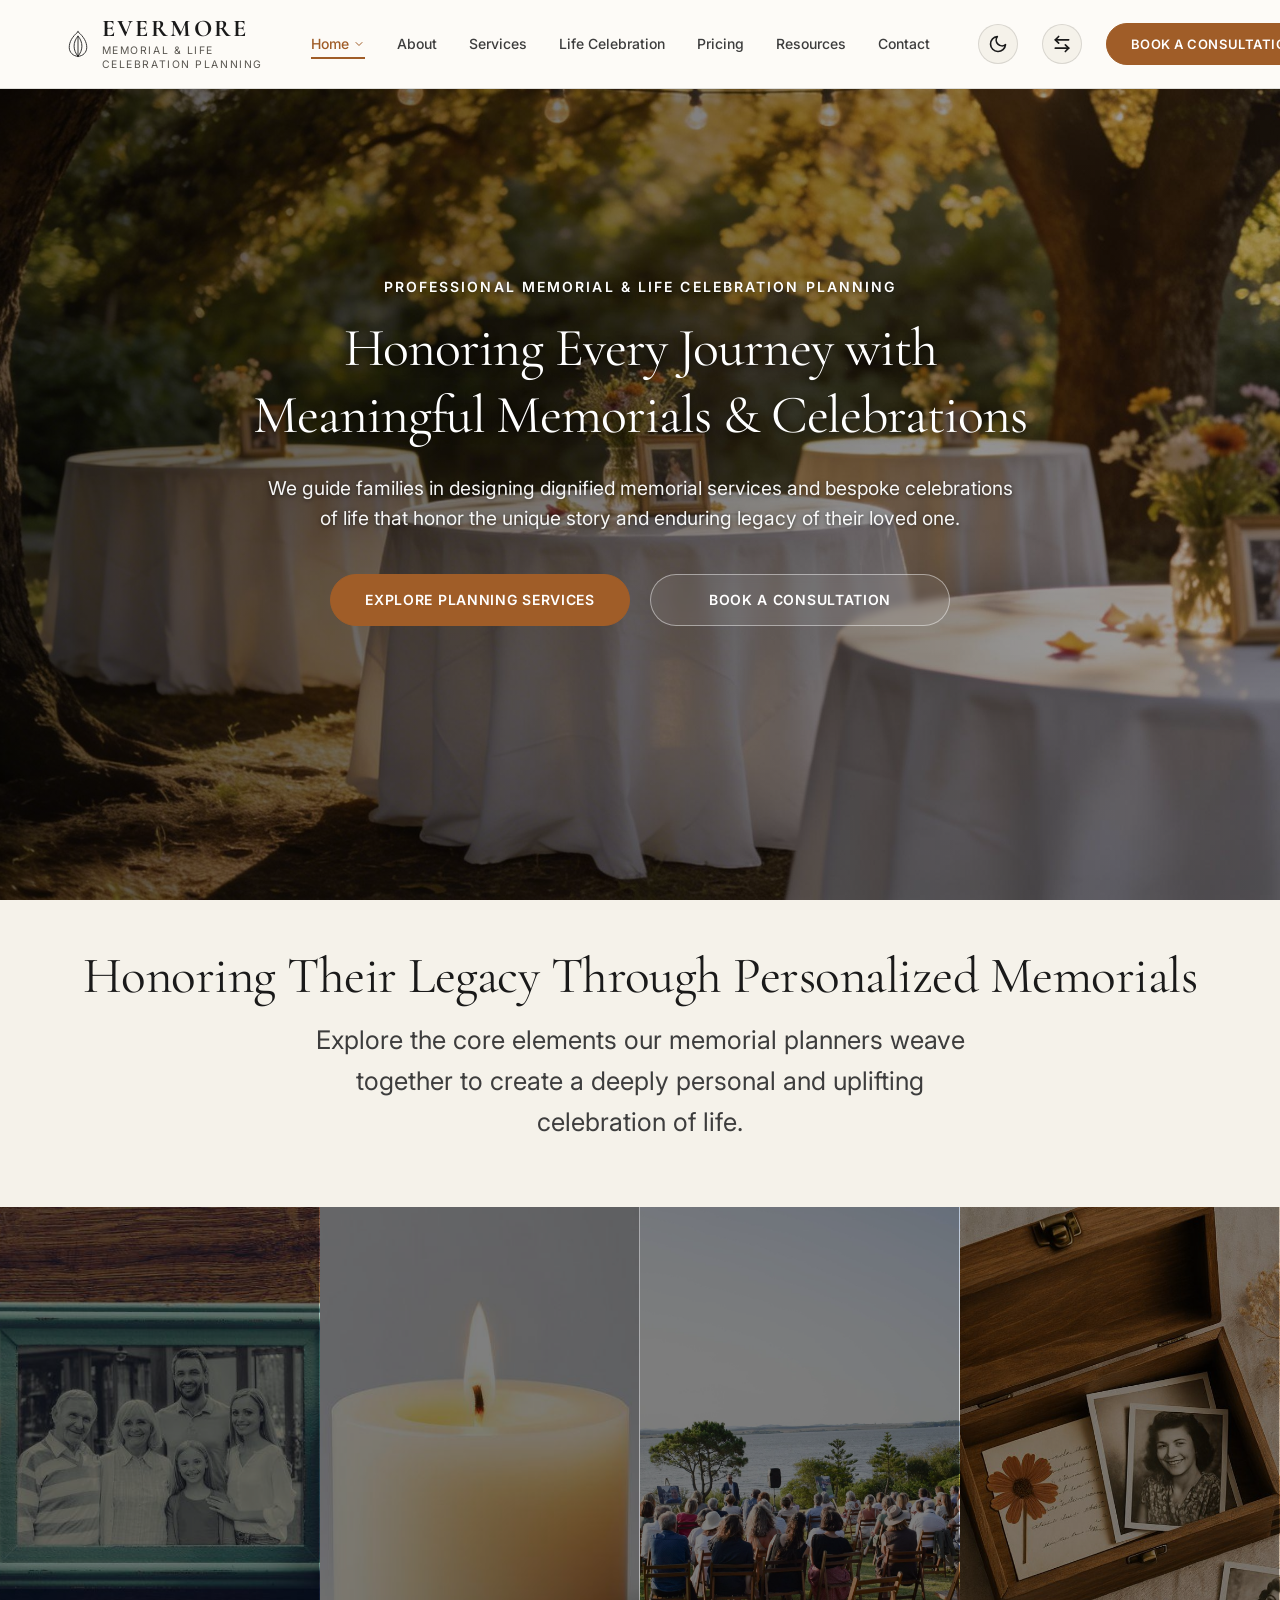
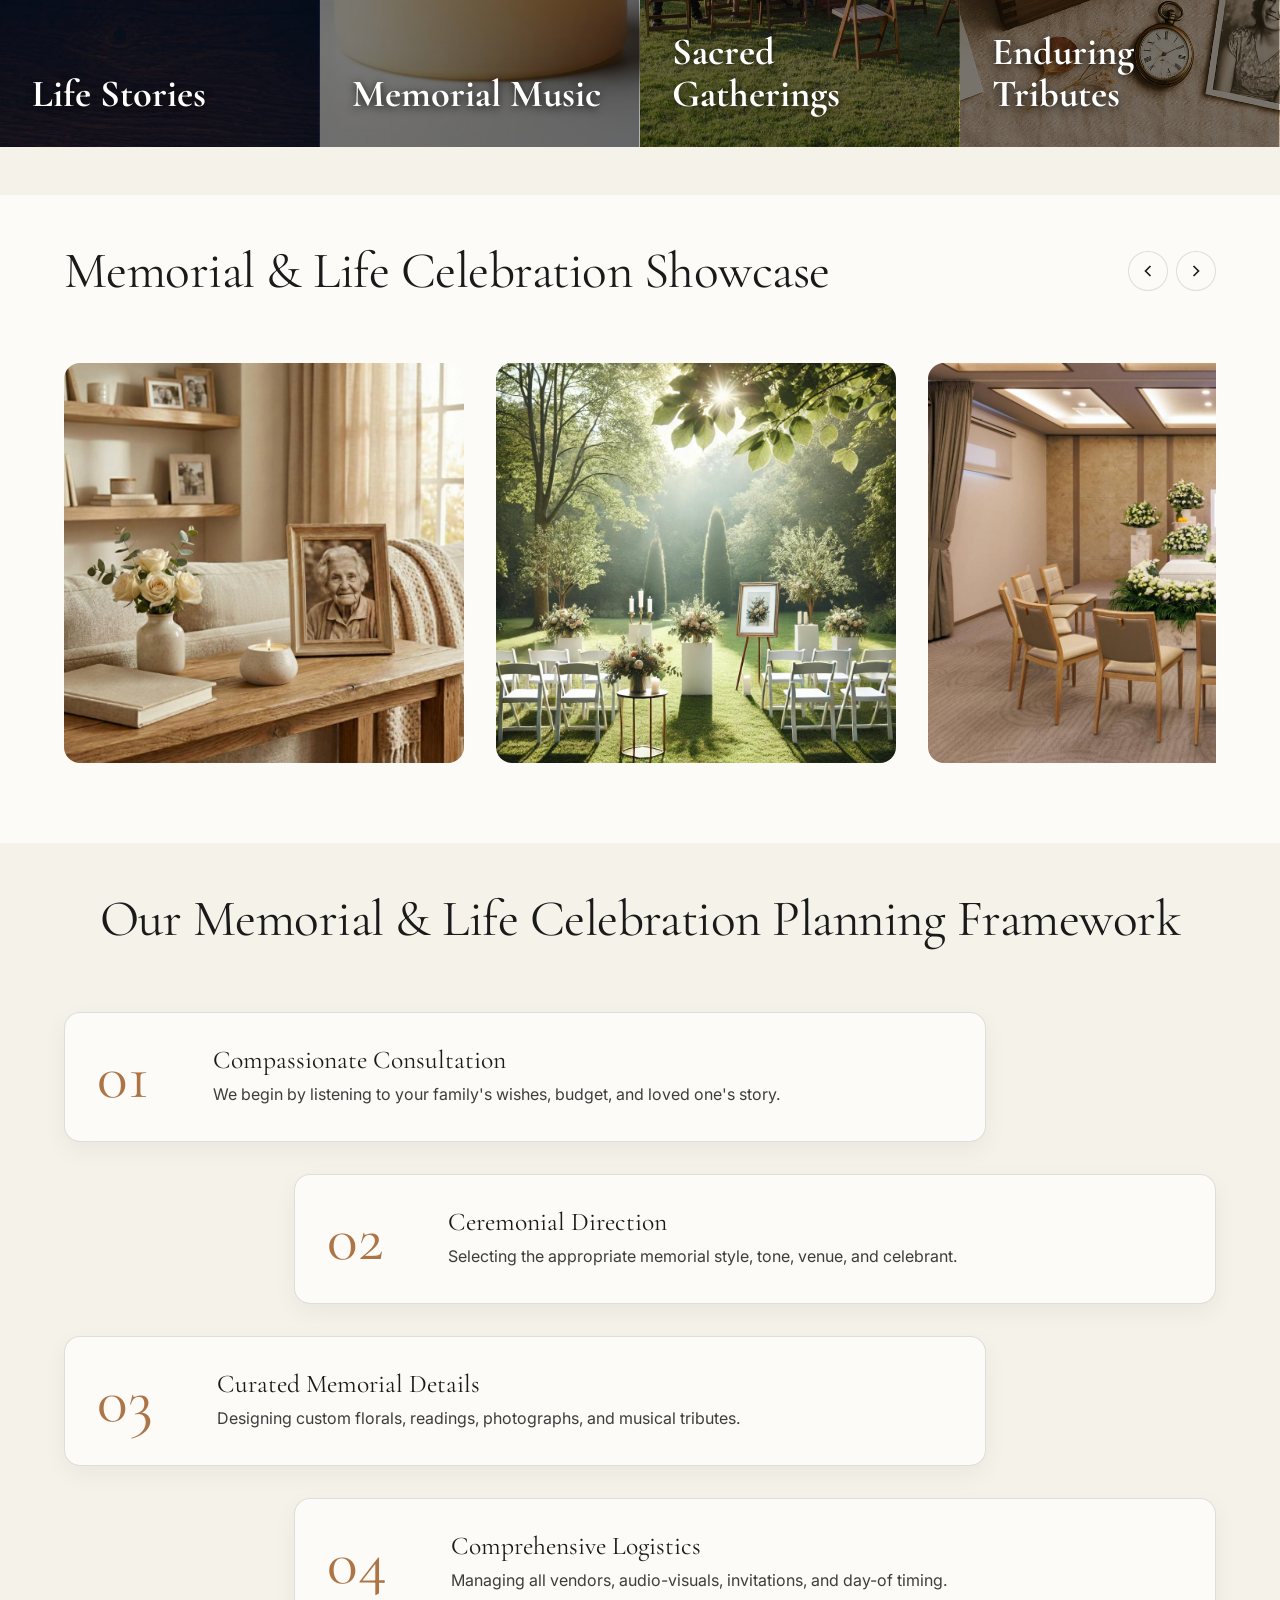
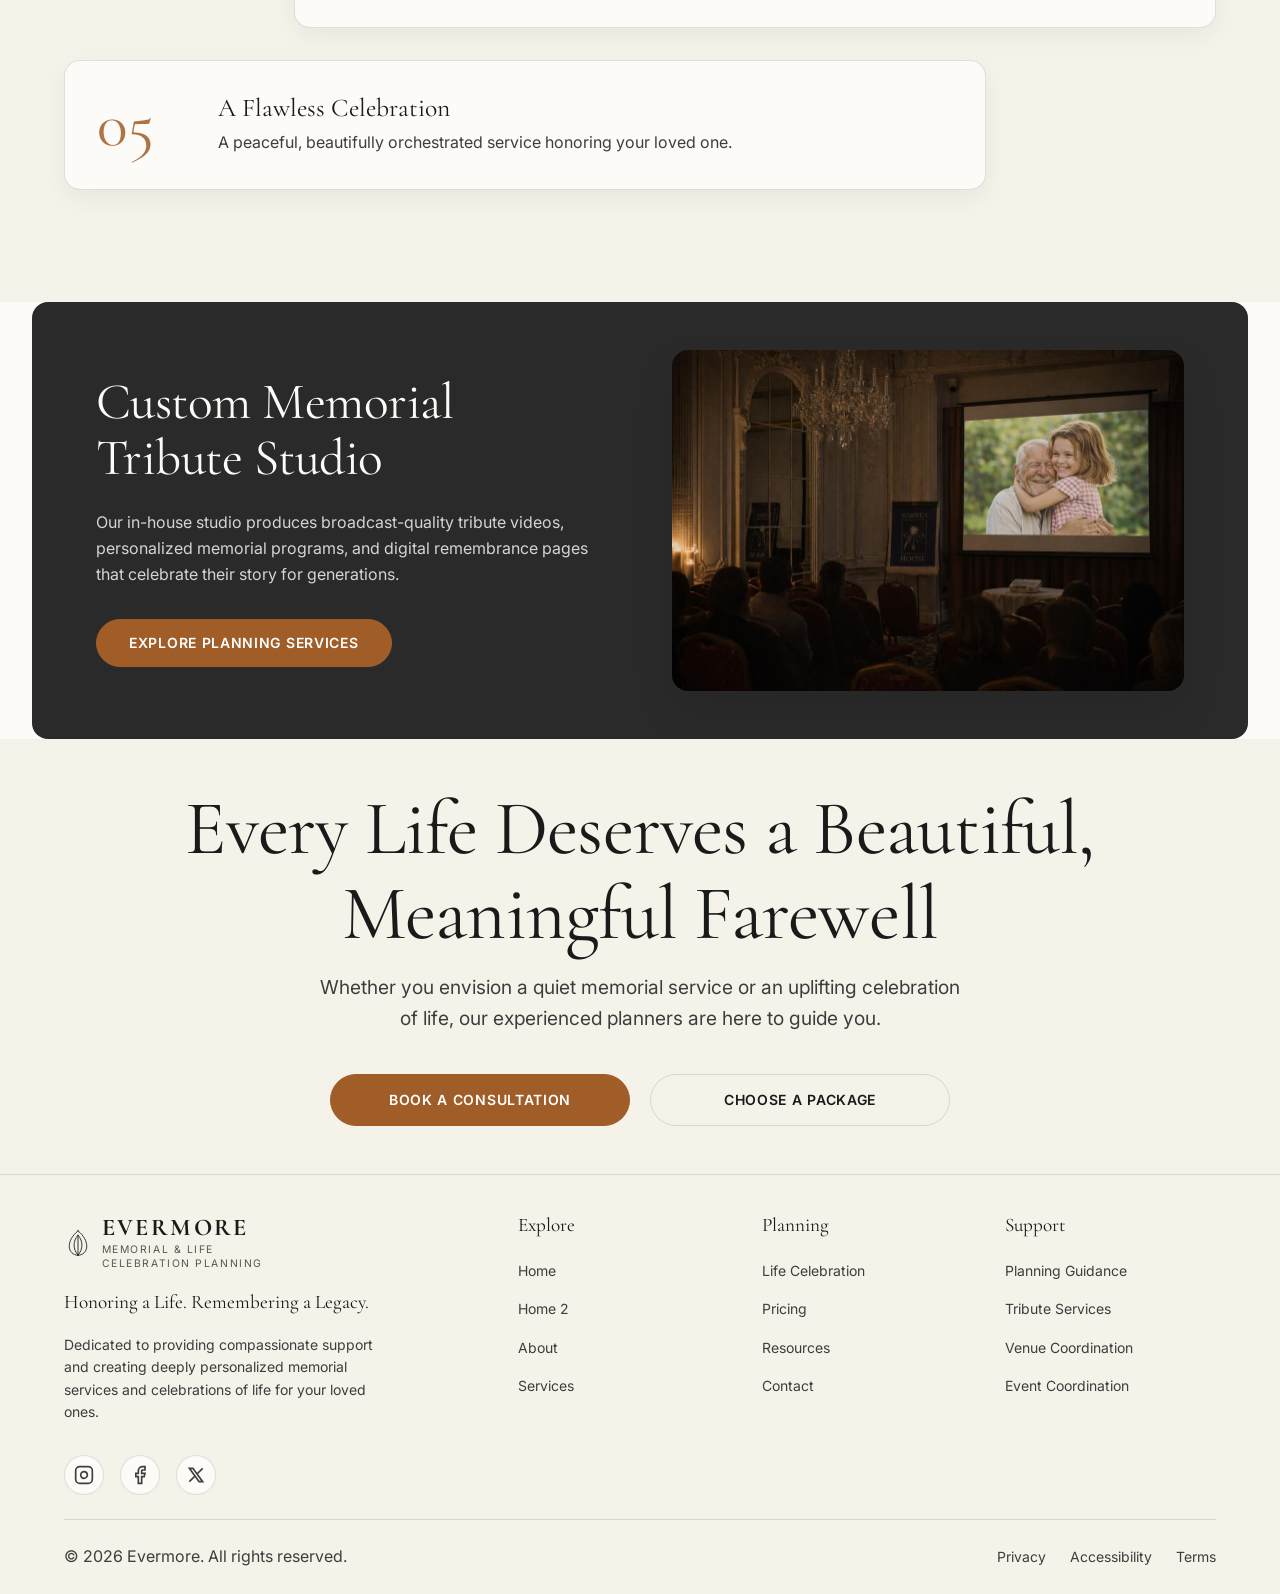
<file: home-2.html>
<!DOCTYPE html>
<html lang="en" dir="ltr">
<head>
  <meta charset="UTF-8">
  <meta name="viewport" content="width=device-width, initial-scale=1.0">
  <title>EVERMORE | Memorial & Life Celebration Planning Service</title>
  <link rel="icon" type="image/svg+xml" href="assets/images/logo.svg">
  <meta name="description" content="Compassionate memorial planning and bespoke celebration of life services designed to honor your loved one's authentic story and enduring legacy.">
  <link rel="preconnect" href="https://fonts.googleapis.com">
  <link rel="preconnect" href="https://fonts.gstatic.com" crossorigin>
  <link href="https://fonts.googleapis.com/css2?family=Cormorant+Garamond:wght@400;500;600;700&family=Inter:wght@300;400;500&display=swap" rel="stylesheet">
  <link rel="stylesheet" href="assets/css/style.css">
  <style>
    /* Home 2 styles */
    .hero-home { min-height: 100vh; display: flex; align-items: center; position: relative; overflow: hidden; }
    .split-hero { display: grid; grid-template-columns: 1fr 1fr; min-height: 80vh; padding-top: 0; align-items: center; }
    .split-hero-content { padding: var(--space-xl); display: flex; flex-direction: column; justify-content: center; }
    .split-hero-visual { position: relative; padding: var(--space-xl); display: flex; align-items: center; justify-content: center; }
    .layered-img-1 { width: 100%; max-width: 600px; aspect-ratio: 3/4; object-fit: cover; border-radius: var(--radius-lg); position: relative; z-index: 1; box-shadow: var(--shadow-lg); margin: 0 auto; display: block; }
    
    .vertical-themes { display: flex; height: 60vh; }
    .theme-panel { flex: 1; border-right: 1px solid var(--border-color); position: relative; overflow: hidden; transition: flex var(--transition-slow); cursor: pointer; display: flex; align-items: flex-end; padding: var(--space-lg); background-size: cover; background-position: center; }
    .theme-panel::before { content: ''; position: absolute; top:0;left:0;width:100%;height:100%; background: rgba(0,0,0,0.5); transition: background var(--transition-normal); z-index: 1; }
    .theme-panel:hover { flex: 2; }
    .theme-panel:hover::before { background: rgba(0,0,0,0.2); }
    .theme-content { position: relative; z-index: 2; color: #fff; }
    .theme-content h3 { color: #ffffff !important; font-weight: 700 !important; text-shadow: 0 2px 8px rgba(0,0,0,0.6); }
    .theme-content p { opacity: 0; max-height: 0; transition: all var(--transition-normal); color: rgba(255,255,255,0.9); overflow: hidden; }
    .theme-panel:hover .theme-content p { opacity: 1; max-height: 100px; margin-top: 1rem; }
    
    .scroll-gallery { display: flex; gap: 2rem; overflow-x: auto; padding: 2rem 0; scrollbar-width: none; }
    .scroll-gallery::-webkit-scrollbar { display: none; }
    .gallery-item { flex: 0 0 auto; border-radius: var(--radius-lg); overflow: hidden; }
    .gallery-item img { width: auto; height: 400px; object-fit: cover; }
    
    .staircase { display: flex; flex-direction: column; gap: 2rem; padding: 4rem 0; }
    .stair-step { display: flex; align-items: center; gap: 4rem; width: 80%; background: var(--bg-primary); padding: 2rem; border-radius: var(--radius-lg); box-shadow: var(--shadow-md); border: 1px solid var(--border-color); }
    .stair-step:nth-child(even) { align-self: flex-end; }
    .stair-num { font-family: var(--font-display); font-size: 4rem; color: var(--accent-primary); opacity: 0.85; line-height: 1; }
    
    .tribute-studio { background: var(--color-charcoal); color: var(--color-ivory); padding: var(--space-xxl) 0; border-radius: var(--radius-lg); margin: 0 2rem; }
    [data-theme="dark"] .tribute-studio { background: #161616; border: 1px solid var(--border-color); }
    .preview-interface { background: rgba(255,255,255,0.05); border: 1px solid rgba(255,255,255,0.1); border-radius: var(--radius-lg); padding: 2rem; aspect-ratio: 16/9; display: flex; flex-direction: column; justify-content: space-between; }
    
    @media (max-width: 1024px) {
      .split-hero { grid-template-columns: 1fr; }
      .stair-step { width: 100%; gap: 2rem; flex-direction: column; align-items: flex-start; }
      .tribute-studio { margin: 0; border-radius: 0; }
    }
    
    @media (max-width: 767px) {
      .vertical-themes { flex-direction: column; height: 75vh; min-height: 500px; }
      .theme-panel { height: auto; flex: 1; align-items: center; justify-content: center; text-align: center; padding: 1rem; }
      .theme-panel:hover { height: auto; flex: 2; }
    }
  </style>
</head>
<body>
<!-- Navbar -->
<nav class="navbar">
  <div class="container nav-container">
    <div class="nav-brand">
      <a href="index.html" class="nav-brand-link">
        <svg class="site-logo" width="28" height="28" viewBox="0 0 64 64" fill="none" stroke="var(--text-primary)" stroke-width="2" stroke-linecap="round" stroke-linejoin="round"><path d="M32 4 C 18 16, 12 28, 12 40 C 12 51, 21 60, 32 60 C 43 60, 52 51, 52 40 C 52 28, 46 16, 32 4 Z"></path><path d="M32 60 C 20 46, 20 28, 32 14 C 44 28, 44 46, 32 60 Z"></path><path d="M32 14 L 32 60"></path></svg>
        <div class="nav-brand-text">
          <span class="nav-logo-text" style="font-family: var(--font-display); font-size: 1.5rem; font-weight: 700; letter-spacing: 0.1em; line-height: 1.1; color: var(--text-primary); white-space: nowrap;">EVERMORE</span>
          <span class="nav-descriptor" style="font-family: var(--font-body); font-size: 0.65rem; font-weight: 400; text-transform: uppercase; letter-spacing: 0.15em; color: var(--text-muted); line-height: 1.35; margin-top: 2px; display: block;"><span style="display: block; white-space: nowrap;">Memorial &amp; Life</span><span style="display: block; white-space: nowrap;">Celebration Planning</span></span>
        </div>
      </a>
    </div>
    
    <div class="nav-menu">
      <div class="dropdown">
        <a href="#" class="nav-link has-dropdown active" aria-haspopup="true" aria-expanded="false">Home <svg width="12" height="12" viewBox="0 0 24 24" fill="none" stroke="currentColor" stroke-width="2" stroke-linecap="round" stroke-linejoin="round"><polyline points="6 9 12 15 18 9"></polyline></svg></a>
        <div class="dropdown-content">
          <a href="index.html" class="nav-link">Home 1</a>
          <a href="home-2.html" class="nav-link active" aria-current="page">Home 2</a>
        </div>
      </div>
      <a href="about.html" class="nav-link">About</a>
      <a href="services.html" class="nav-link">Services</a>
      <a href="life-celebration.html" class="nav-link">Life Celebration</a>
      <a href="pricing.html" class="nav-link">Pricing</a>
      <a href="resources.html" class="nav-link">Resources</a>
      <a href="contact.html" class="nav-link">Contact</a>
      </div>

    <div class="nav-actions" style="display: flex; align-items: center; gap: 1.5rem;">
      <button class="icon-btn theme-toggle" aria-label="Toggle Theme">
        <svg width="20" height="20" viewBox="0 0 24 24" fill="none" stroke="currentColor" stroke-width="2" stroke-linecap="round" stroke-linejoin="round"><path d="M21 12.79A9 9 0 1 1 11.21 3 7 7 0 0 0 21 12.79z"></path></svg>
      </button>
      <button class="icon-btn rtl-toggle" aria-label="Toggle RTL">
        <svg width="20" height="20" viewBox="0 0 24 24" fill="none" stroke="currentColor" stroke-width="2" stroke-linecap="round" stroke-linejoin="round"><path d="M8 3L4 7l4 4"/><path d="M4 7h16"/><path d="M16 21l4-4-4-4"/><path d="M20 17H4"/></svg>
      </button>
      <a href="#" class="btn btn-primary open-modal">Book a Consultation</a>
    </div>

    <div class="hamburger">
      <span></span>
      <span></span>
      <span></span>
    </div>
  </div>
</nav>

<div class="mobile-menu">
  <button class="mobile-close-btn" aria-label="Close Menu">
    <svg width="24" height="24" viewBox="0 0 24 24" fill="none" stroke="currentColor" stroke-width="2" stroke-linecap="round" stroke-linejoin="round"><line x1="18" y1="6" x2="6" y2="18"></line><line x1="6" y1="6" x2="18" y2="18"></line></svg>
  </button>
  <div class="mobile-nav-list">
      <a href="index.html" class="nav-link">Home 1</a>
      <a href="home-2.html" class="nav-link active" aria-current="page">Home 2</a>
      <a href="about.html" class="nav-link">About</a>
      <a href="services.html" class="nav-link">Services</a>
      <a href="life-celebration.html" class="nav-link">Life Celebration</a>
      <a href="pricing.html" class="nav-link">Pricing</a>
      <a href="resources.html" class="nav-link">Resources</a>
      <a href="contact.html" class="nav-link">Contact</a>
  </div>
  <div class="mobile-controls">
      <button id="theme-toggle" class="icon-btn" aria-label="Toggle Theme">
        <svg width="20" height="20" viewBox="0 0 24 24" fill="none" stroke="currentColor" stroke-width="2" stroke-linecap="round" stroke-linejoin="round"><path d="M21 12.79A9 9 0 1 1 11.21 3 7 7 0 0 0 21 12.79z"></path></svg>
      </button>
      <button id="rtl-toggle" class="icon-btn" aria-label="Toggle RTL">
        <svg width="20" height="20" viewBox="0 0 24 24" fill="none" stroke="currentColor" stroke-width="2" stroke-linecap="round" stroke-linejoin="round"><path d="M8 3L4 7l4 4"/><path d="M4 7h16"/><path d="M16 21l4-4-4-4"/><path d="M20 17H4"/></svg>
      </button>
  </div>
  
  <a href="#" class="btn btn-primary open-modal">Book a Consultation</a>
</div>

<!-- SECTION 01: HERO -->
<section class="hero-home">
  <div class="hero-bg reveal">
    <img src="assets/images/Venue%20Planning%20Guide.png" alt="Bespoke outdoor memorial celebration of life venue with ambient lighting and memorial tables">
    <div class="hero-overlay"></div>
  </div>

  <div class="container text-center" style="margin: 0 auto; position: relative; z-index: 2;">
    <div class="reveal" style="color: #FFFFFF; max-width: 960px; margin: 0 auto; padding: 0 1.5rem;">
      <span class="eyebrow" style="color: #FFFFFF; font-weight: 600; text-shadow: 0 2px 4px rgba(0,0,0,0.5); margin-bottom: 1rem; display: inline-block;">PROFESSIONAL MEMORIAL &amp; LIFE CELEBRATION PLANNING</span>
      <h1 style="margin-bottom: 1.5rem; color: #FFFFFF; text-shadow: 0 2px 10px rgba(0,0,0,0.6); line-height: 1.25; font-size: clamp(2.2rem, 4.2vw, 3.8rem); text-align: center;">Honoring Every Journey with<br class="desktop-br">Meaningful Memorials &amp; Celebrations</h1>
      <p style="margin-bottom: 2.5rem; font-size: var(--text-md); color: rgba(255, 255, 255, 0.95); text-shadow: 0 1px 4px rgba(0,0,0,0.6); line-height: 1.6; max-width: 860px; margin-left: auto; margin-right: auto; text-align: center;">We guide families in designing dignified memorial services and bespoke celebrations<br class="desktop-br">of life that honor the unique story and enduring legacy of their loved one.</p>
      <div class="btn-group" style="max-width: 600px; margin: 0 auto;">
        <a href="services.html" class="btn btn-primary">Explore Planning Services</a>
        <a href="#" class="btn btn-secondary open-modal">Book a Consultation</a>
      </div>
    </div>
  </div>
</section>

<section class="section section-alt">
  <div class="container text-center" style="margin-bottom: 4rem;">
    <h2 class="reveal" style="font-family: var(--font-display); font-size: var(--text-xxl); margin-bottom: 1rem;">Honoring Their Legacy Through Personalized Memorials</h2>
    <p class="reveal stagger-1" style="font-size: var(--text-lg); color: var(--text-secondary); max-width: 650px; margin: 0 auto;">Explore the core elements our memorial planners weave together to create a deeply personal and uplifting celebration of life.</p>
  </div>
  <div class="vertical-themes">
    <div class="theme-panel" style="background-image: url('assets/images/image-2.png');">
      <div class="theme-content">
        <h3 style="color: #ffffff; font-weight: 700; text-shadow: 0 2px 8px rgba(0,0,0,0.8);">Life Stories</h3>
        <p>Preserving their unique journey, accomplishments, and values through personal storytelling and eulogies.</p>
      </div>
    </div>
    <div class="theme-panel" style="background-image: url('assets/images/image-12.png');">
      <div class="theme-content">
        <h3 style="color: #ffffff; font-weight: 700; text-shadow: 0 2px 8px rgba(0,0,0,0.8);">Memorial Music</h3>
        <p>Curating meaningful hymns, favorite melodies, and acoustic performances that evoke love and comfort.</p>
      </div>
    </div>
    <div class="theme-panel" style="background-image: url('assets/images/image-24.png');">
      <div class="theme-content">
        <h3 style="color: #ffffff; font-weight: 700; text-shadow: 0 2px 8px rgba(0,0,0,0.8);">Sacred Gatherings</h3>
        <p>Uniting friends and family in beautiful, serene settings tailored for comfort and shared remembrance.</p>
      </div>
    </div>
    <div class="theme-panel" style="background-image: url('assets/images/image-9.png');">
      <div class="theme-content">
        <h3 style="color: #ffffff; font-weight: 700; text-shadow: 0 2px 8px rgba(0,0,0,0.8);">Enduring Tributes</h3>
        <p>Crafting cinematic video tributes, personalized memory tables, and bespoke heirloom keepsakes.</p>
      </div>
    </div>
  </div>
</section>

<section class="section">
  <div class="container">
    <div class="reveal" style="display: flex; justify-content: space-between; align-items: center; margin-bottom: 2rem;">
      <h2 style="margin: 0;">Memorial &amp; Life Celebration Showcase</h2>
      <div style="display: flex; gap: 0.5rem;">
        <button class="icon-btn" aria-label="Previous" onclick="document.querySelector('.scroll-gallery').scrollBy({left: -350, behavior: 'smooth'})" style="border: 1px solid var(--border-color); background: var(--bg-primary);">
          <svg width="20" height="20" viewBox="0 0 24 24" fill="none" stroke="currentColor" stroke-width="2"><polyline points="15 18 9 12 15 6"></polyline></svg>
        </button>
        <button class="icon-btn" aria-label="Next" onclick="document.querySelector('.scroll-gallery').scrollBy({left: 350, behavior: 'smooth'})" style="border: 1px solid var(--border-color); background: var(--bg-primary);">
          <svg width="20" height="20" viewBox="0 0 24 24" fill="none" stroke="currentColor" stroke-width="2"><polyline points="9 18 15 12 9 6"></polyline></svg>
        </button>
      </div>
    </div>
    <div class="scroll-gallery reveal stagger-1">
      <div class="gallery-item"><img src="assets/images/image-19.png" alt="Personalized home memorial table with framed portrait, candle, and florals"></div>
      <div class="gallery-item"><img src="assets/images/image-14.png" alt="Sunlit garden memorial celebration venue with ceremony seating"></div>
      <div class="gallery-item"><img src="assets/images/image-21.png" alt="Elegantly arranged memorial chapel hall with floral garlands"></div>
      <div class="gallery-item"><img src="assets/images/image-15.png" alt="Artisanal fresh floral centerpiece with lilies and roses"></div>
      <div class="gallery-item"><img src="assets/images/image-23.png" alt="Bespoke hardcover memorial photo album and family keepsake collection"></div>
      <div class="gallery-item"><img src="assets/images/image-11.png" alt="Botanical memorial stationery and sympathy keepsakes"></div>
    </div>
  </div>
</section>

<section class="section section-alt">
  <div class="container">
    <h2 class="text-center reveal">Our Memorial &amp; Life Celebration Planning Framework</h2>
    <div class="staircase reveal stagger-1">
      <div class="stair-step">
        <span class="stair-num">01</span>
        <div>
          <h4 style="font-family: var(--font-display); margin-bottom: 0.5rem;">Compassionate Consultation</h4>
          <p>We begin by listening to your family's wishes, budget, and loved one's story.</p>
        </div>
      </div>
      <div class="stair-step">
        <span class="stair-num">02</span>
        <div>
          <h4 style="font-family: var(--font-display); margin-bottom: 0.5rem;">Ceremonial Direction</h4>
          <p>Selecting the appropriate memorial style, tone, venue, and celebrant.</p>
        </div>
      </div>
      <div class="stair-step">
        <span class="stair-num">03</span>
        <div>
          <h4 style="font-family: var(--font-display); margin-bottom: 0.5rem;">Curated Memorial Details</h4>
          <p>Designing custom florals, readings, photographs, and musical tributes.</p>
        </div>
      </div>
      <div class="stair-step">
        <span class="stair-num">04</span>
        <div>
          <h4 style="font-family: var(--font-display); margin-bottom: 0.5rem;">Comprehensive Logistics</h4>
          <p>Managing all vendors, audio-visuals, invitations, and day-of timing.</p>
        </div>
      </div>
      <div class="stair-step">
        <span class="stair-num">05</span>
        <div>
          <h4 style="font-family: var(--font-display); margin-bottom: 0.5rem;">A Flawless Celebration</h4>
          <p>A peaceful, beautifully orchestrated service honoring your loved one.</p>
        </div>
      </div>
    </div>
  </div>
</section>

<section class="section tribute-studio reveal">
  <div class="container">
    <div class="grid" style="grid-template-columns: 1fr 1fr; gap: 4rem; align-items: center;">
      <div>
        <h2 style="color: var(--color-ivory); margin-bottom: 1.5rem;">Custom Memorial Tribute Studio</h2>
        <p style="color: rgba(255,255,255,0.8); margin-bottom: 2rem;">Our in-house studio produces broadcast-quality tribute videos, personalized memorial programs, and digital remembrance pages that celebrate their story for generations.</p>
        <a href="life-celebration.html" class="btn btn-primary">Explore Planning Services</a>
      </div>
      <div>
        <img src="assets/images/image-7.png" alt="Cinematic Memorial Tribute Video Presentation" style="width: 100%; height: auto; border-radius: var(--radius-lg); box-shadow: var(--shadow-lg); display: block;">
      </div>
    </div>
  </div>
</section>

<section class="section" style="background: var(--bg-secondary); text-align: center;">
  <div class="container reveal">
    <h2 style="font-size: var(--text-hero); margin-bottom: 1rem; color: var(--text-primary);">Every Life Deserves a Beautiful, Meaningful Farewell</h2>
    <p style="font-size: var(--text-md); color: var(--text-secondary); max-width: 650px; margin: 0 auto 2.5rem auto; line-height: 1.6;">Whether you envision a quiet memorial service or an uplifting celebration of life, our experienced planners are here to guide you.</p>
    <div class="btn-group" style="max-width: 580px; margin: 0 auto;">
      <a href="#" class="btn btn-primary open-modal">Book a Consultation</a>
      <a href="pricing.html" class="btn btn-secondary">Choose a Package</a>
    </div>
  </div>
</section>

<!-- Include Modal and Footer scripts here -->
<footer class="footer">
  <div class="container">
    <div class="footer-grid">
      <div class="footer-brand">
        <a href="index.html" class="nav-brand-link" style="margin-bottom: 1rem;">
          <svg class="site-logo" width="28" height="28" viewBox="0 0 64 64" fill="none" stroke="var(--text-primary)" stroke-width="2" stroke-linecap="round" stroke-linejoin="round"><path d="M32 4 C 18 16, 12 28, 12 40 C 12 51, 21 60, 32 60 C 43 60, 52 51, 52 40 C 52 28, 46 16, 32 4 Z"></path><path d="M32 60 C 20 46, 20 28, 32 14 C 44 28, 44 46, 32 60 Z"></path><path d="M32 14 L 32 60"></path></svg>
          <div class="nav-brand-text">
          <span class="nav-logo-text" style="font-family: var(--font-display); font-size: 1.5rem; font-weight: 700; letter-spacing: 0.1em; line-height: 1.1; color: var(--text-primary); white-space: nowrap;">EVERMORE</span>
          <span class="nav-descriptor" style="font-family: var(--font-body); font-size: 0.65rem; font-weight: 400; text-transform: uppercase; letter-spacing: 0.15em; color: var(--text-muted); line-height: 1.35; margin-top: 2px; display: block;"><span style="display: block; white-space: nowrap;">Memorial &amp; Life</span><span style="display: block; white-space: nowrap;">Celebration Planning</span></span>
        </div>
        </a>
        <p style="font-family: var(--font-display); font-size: 1.2rem; color: var(--text-primary); margin-bottom: 1rem;">Honoring a Life. Remembering a Legacy.</p>
        <p style="font-size: var(--text-sm); color: var(--text-secondary); line-height: 1.6; margin-bottom: 1.5rem; max-width: 320px;">
          Dedicated to providing compassionate support and creating deeply personalized memorial services and celebrations of life for your loved ones.
        </p>
        <div class="social-links">
          <a href="#" class="social-link" aria-label="Instagram">
            <svg width="20" height="20" viewBox="0 0 24 24" fill="none" stroke="currentColor" stroke-width="2"><rect x="2" y="2" width="20" height="20" rx="5" ry="5"></rect><path d="M16 11.37A4 4 0 1 1 12.63 8 4 4 0 0 1 16 11.37z"></path><line x1="17.5" y1="6.5" x2="17.51" y2="6.5"></line></svg>
          </a>
          <a href="#" class="social-link" aria-label="Facebook">
            <svg width="20" height="20" viewBox="0 0 24 24" fill="none" stroke="currentColor" stroke-width="2"><path d="M18 2h-3a5 5 0 0 0-5 5v3H7v4h3v8h4v-8h3l1-4h-4V7a1 1 0 0 1 1-1h3z"></path></svg>
          </a>
          <a href="#" class="social-link" aria-label="Twitter">
            <svg width="20" height="20" viewBox="0 0 24 24" fill="none" stroke="currentColor" stroke-width="2"><path d="M4 4l11.733 16h4.267l-11.733 -16z"></path><path d="M4 20l6.768 -6.768m2.46 -2.46l6.772 -6.772"></path></svg>
          </a>
        </div>
      </div>
      
      <div class="footer-col">
        <h4>Explore</h4>
        <div class="footer-links">
          <a href="index.html" class="footer-link">Home</a>
          <a href="home-2.html" class="footer-link">Home 2</a>
          <a href="about.html" class="footer-link">About</a>
          <a href="services.html" class="footer-link">Services</a>
        </div>
      </div>
      
      <div class="footer-col">
        <h4>Planning</h4>
        <div class="footer-links">
          <a href="life-celebration.html" class="footer-link">Life Celebration</a>
          <a href="pricing.html" class="footer-link">Pricing</a>
          <a href="resources.html" class="footer-link">Resources</a>
          <a href="contact.html" class="footer-link">Contact</a>
        </div>
      </div>
      
      <div class="footer-col">
        <h4>Support</h4>
        <div class="footer-links">
          <a href="#" class="footer-link">Planning Guidance</a>
          <a href="#" class="footer-link">Tribute Services</a>
          <a href="#" class="footer-link">Venue Coordination</a>
          <a href="#" class="footer-link">Event Coordination</a>
        </div>
      </div>
    </div>
    
    <div class="footer-bottom">
      <p>&copy; 2026 Evermore. All rights reserved.</p>
      <div class="footer-legal">
        <a href="#" class="footer-link">Privacy</a>
        <a href="#" class="footer-link">Accessibility</a>
        <a href="#" class="footer-link">Terms</a>
      </div>
    </div>
  </div>
  <a href="#" class="back-to-top" aria-label="Back to Top">
    <svg width="24" height="24" viewBox="0 0 24 24" fill="none" stroke="currentColor" stroke-width="2" stroke-linecap="round" stroke-linejoin="round"><path d="M12 19V5M5 12l7-7 7 7"/></svg>
  </a>
</footer>

<div class="modal-overlay">
  <div class="modal-container">
    <button class="modal-close" aria-label="Close modal">
      <svg width="24" height="24" viewBox="0 0 24 24" fill="none" stroke="currentColor" stroke-width="2" stroke-linecap="round" stroke-linejoin="round"><line x1="18" y1="6" x2="6" y2="18"></line><line x1="6" y1="6" x2="18" y2="18"></line></svg>
    </button>
    <div class="modal-header">
      <h2 style="font-family: var(--font-display); margin-bottom: 0.5rem;">Begin Planning a Memorial or Celebration</h2>
      <p style="color: var(--text-secondary); font-size: var(--text-sm);">Tell us a little about your loved one and how we can assist, and our memorial planning team will reach out with compassionate guidance.</p>
    </div>
    <form class="modal-form">
      <div class="form-group">
        <label class="form-label" for="modal-name">Your Name</label>
        <input type="text" id="modal-name" class="form-control" required>
      </div>
      <div class="grid" style="grid-template-columns: 1fr 1fr; gap: 1rem; margin-bottom: 1.5rem;">
        <div>
          <label class="form-label" for="modal-email">Email</label>
          <input type="email" id="modal-email" class="form-control" required>
        </div>
        <div>
          <label class="form-label" for="modal-phone">Phone</label>
          <input type="tel" id="modal-phone" class="form-control">
        </div>
      </div>
      <div class="form-group">
        <label class="form-label" for="modal-service">What Can We Help With?</label>
        <select id="modal-service" class="form-control" required>
          <option value="">Select a planning service...</option>
          <option value="memorial-planning">Memorial Service Planning</option>
          <option value="life-celebration">Celebration of Life Design</option>
          <option value="tribute-creation">Tribute Video &amp; Media Creation</option>
          <option value="venue-coordination">Venue &amp; Vendor Coordination</option>
          <option value="day-of-coordination">Day-of Memorial Coordination</option>
          <option value="pre-planning">Advance Planning Guidance</option>
        </select>
      </div>
      <div class="form-group">
        <label class="form-label" for="modal-message">Message</label>
        <textarea id="modal-message" class="form-control" placeholder="Share as much or as little as you feel comfortable..."></textarea>
      </div>
      <button type="submit" class="btn btn-primary w-full" style="margin-top: 1rem;">Book a Consultation</button>
    </form>
  </div>
</div>

<script src="assets/js/main.js"></script>
</body>
</html>
</file>
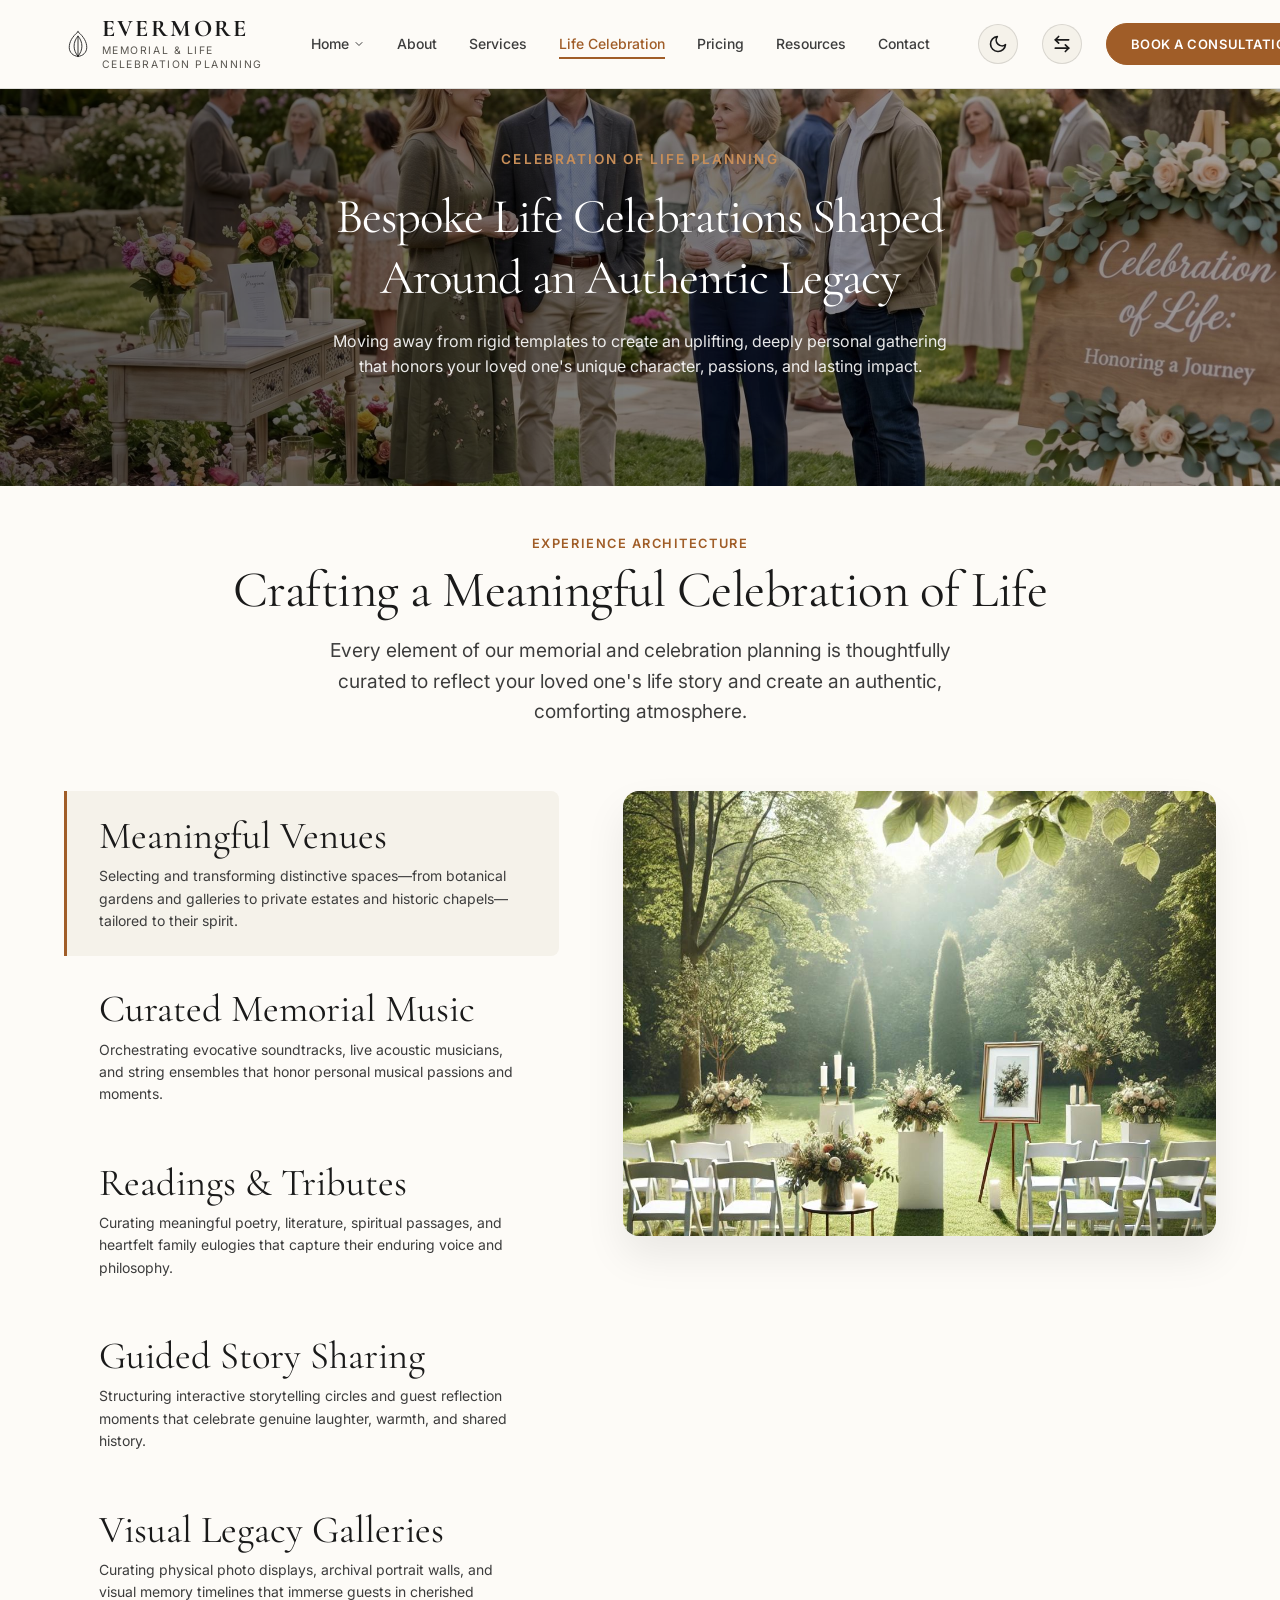
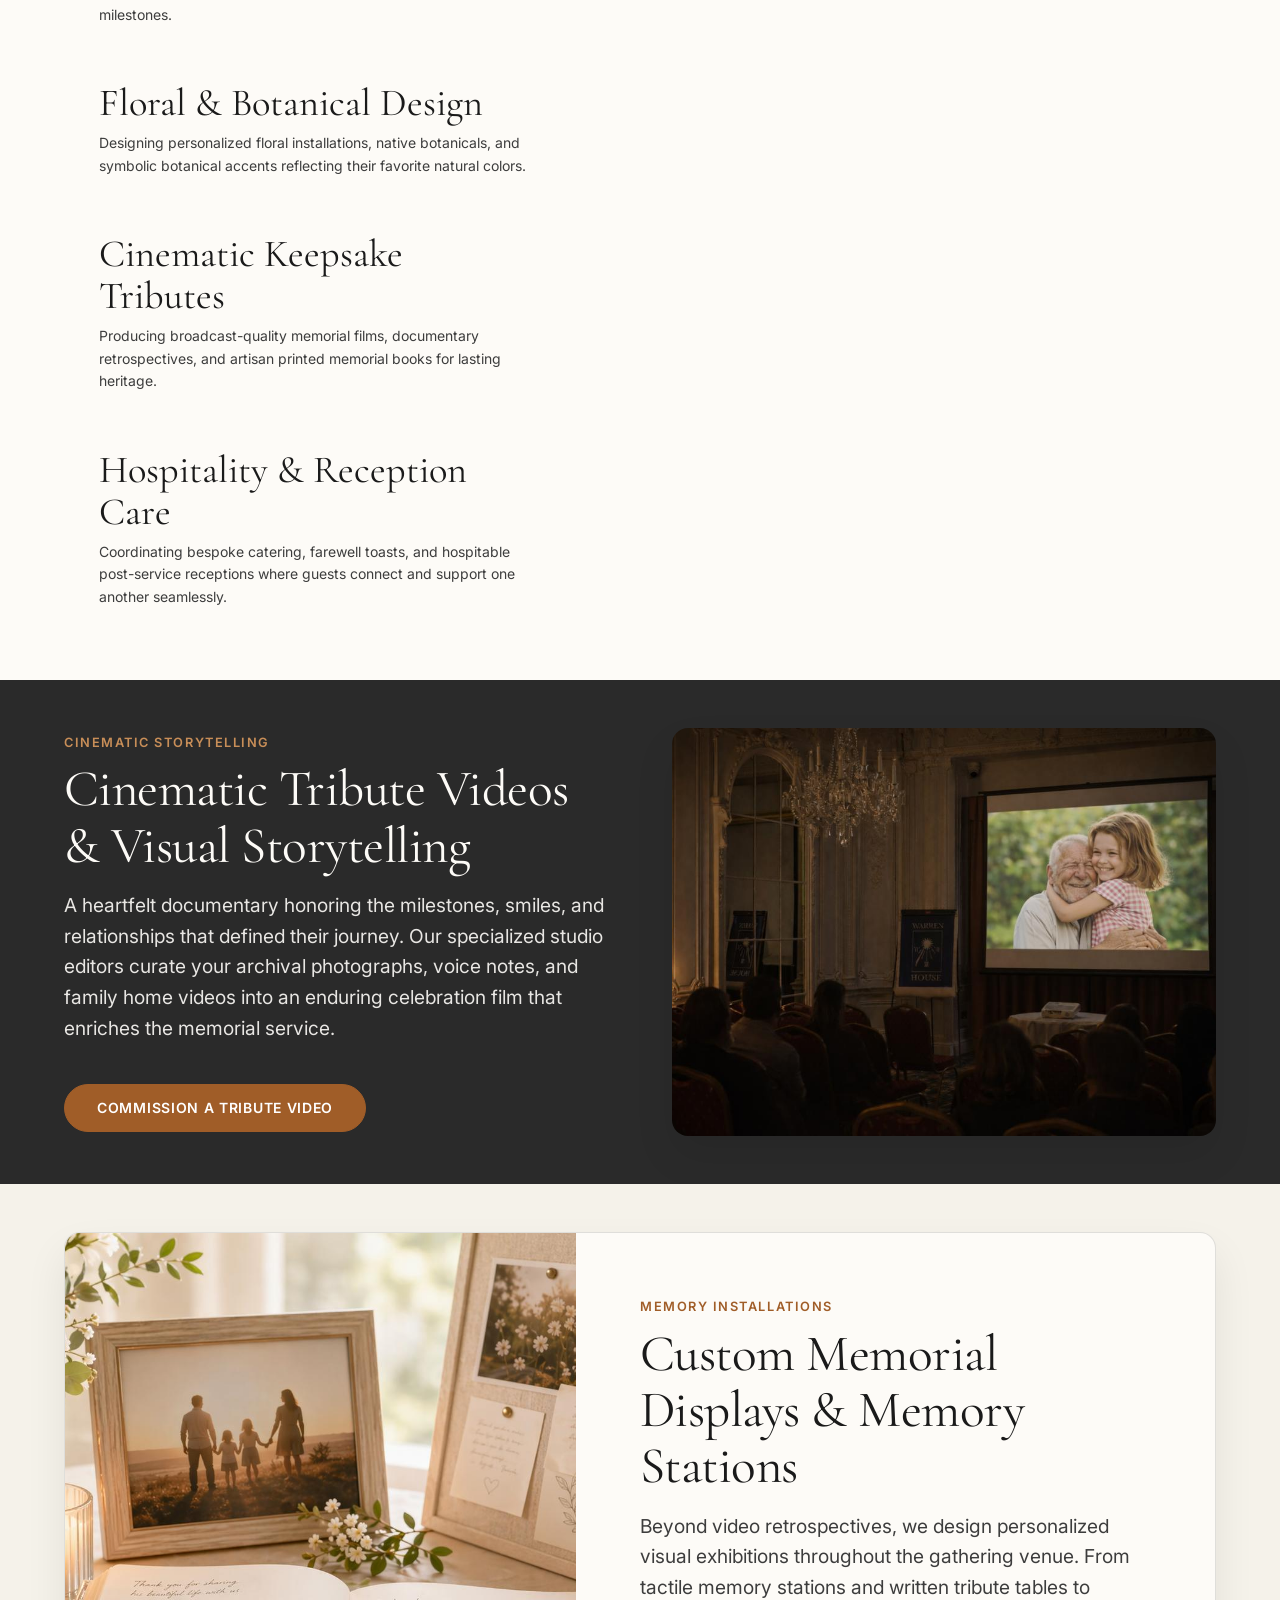
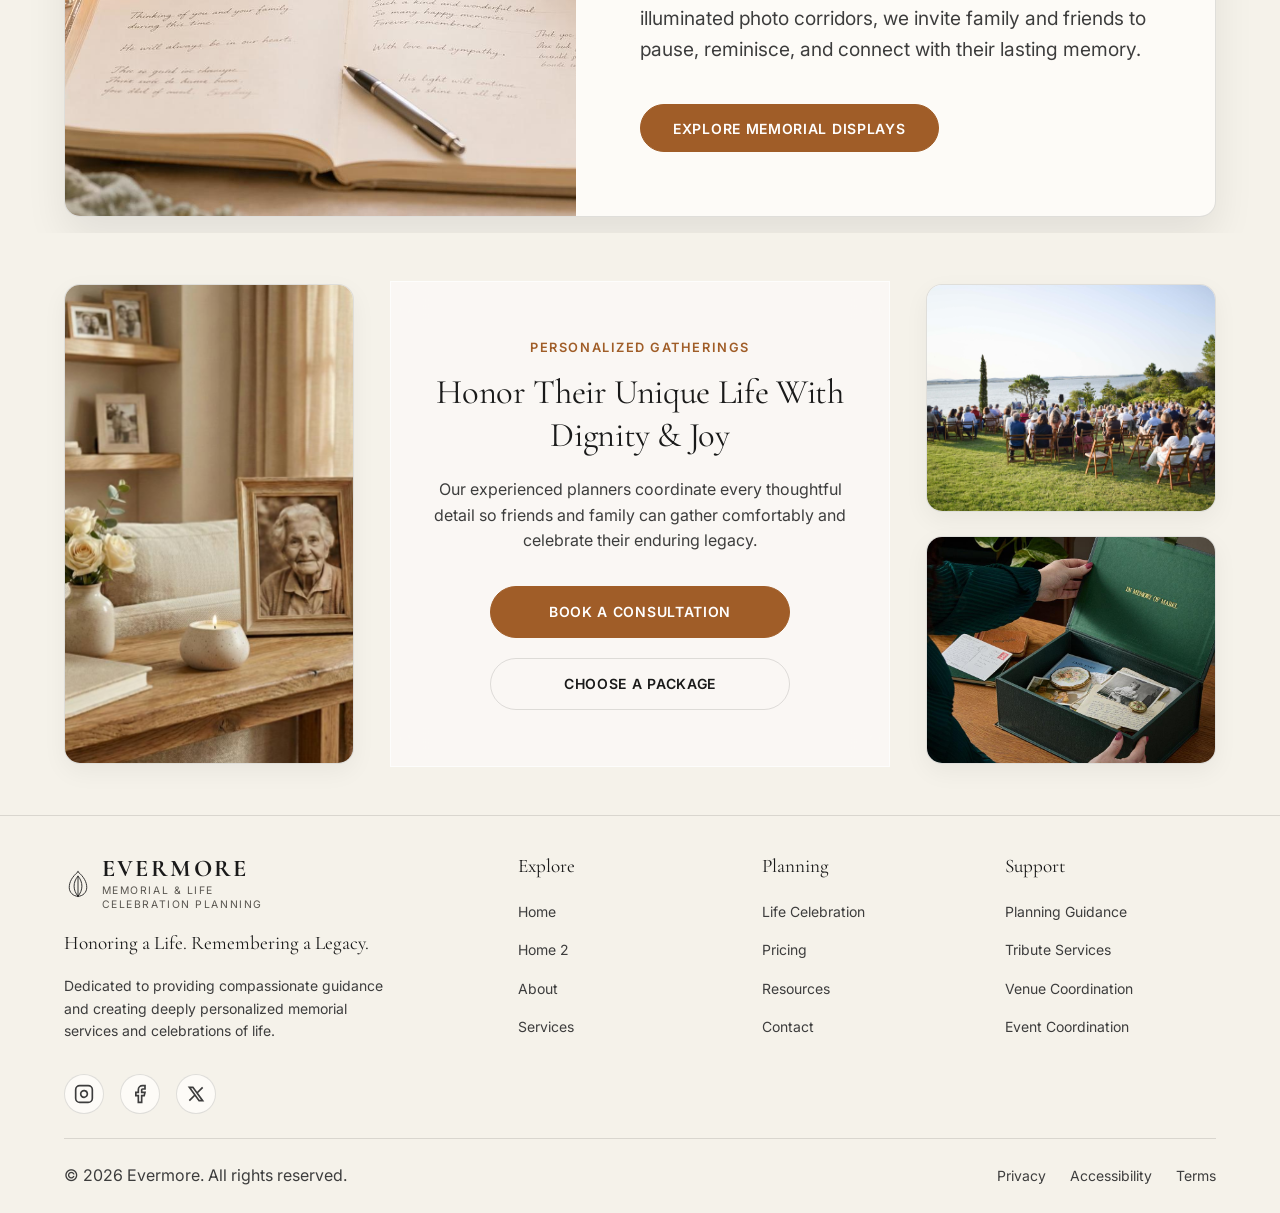
<file: life-celebration.html>
<!DOCTYPE html>
<html lang="en" dir="ltr">
<head>
  <meta charset="UTF-8">
  <meta name="viewport" content="width=device-width, initial-scale=1.0">
  <title>Life Celebration Planning | Memorial &amp; Life Celebration Planning Service</title>
  <meta name="description" content="Personalized life celebration planning services designed to honor memories with reverence, uplifting storytelling, curated music, venues, and tribute production.">
  <link rel="icon" type="image/svg+xml" href="assets/images/logo.svg">
  <link rel="preconnect" href="https://fonts.googleapis.com">
  <link rel="preconnect" href="https://fonts.gstatic.com" crossorigin>
  <link href="https://fonts.googleapis.com/css2?family=Cormorant+Garamond:wght@400;500;600;700&family=Inter:wght@300;400;500;600&display=swap" rel="stylesheet">
  <link rel="stylesheet" href="assets/css/style.css">
  <style>
    .experience-split { display: grid; grid-template-columns: 1fr 1.2fr; gap: 4rem; margin-top: 4rem; align-items: start; }
    .experience-list { display: flex; flex-direction: column; gap: 0.5rem; }
    .experience-item { padding: 1.5rem 2rem; border-left: 3px solid transparent; cursor: pointer; transition: all var(--transition-fast); border-radius: 0 var(--radius-md) var(--radius-md) 0; }
    .experience-item.active, .experience-item:hover { border-left-color: var(--accent-primary); background: var(--bg-secondary); }
    [data-theme="dark"] .experience-item.active, [data-theme="dark"] .experience-item:hover { border-left-color: var(--accent-primary); background: var(--bg-secondary); }
    [dir="rtl"] .experience-item { border-left: none; border-right: 3px solid transparent; border-radius: var(--radius-md) 0 0 var(--radius-md); }
    [dir="rtl"] .experience-item.active, [dir="rtl"] .experience-item:hover { border-right-color: var(--accent-primary); border-left-color: transparent; }
    .experience-item h3 { font-family: var(--font-display); font-size: var(--text-xl); margin-bottom: 0.5rem; color: var(--text-primary); }
    .experience-item p { font-size: var(--text-sm); color: var(--text-secondary); line-height: 1.6; margin: 0; }
    .experience-image-container { position: sticky; top: 120px; border-radius: var(--radius-lg); overflow: hidden; aspect-ratio: 4/3; box-shadow: var(--shadow-lg); transition: opacity 0.3s ease; }
    .experience-image-container img { width: 100%; height: 100%; object-fit: cover; }
    
    .split-layout { display: grid; grid-template-columns: 1fr 1fr; gap: 4rem; align-items: center; }
    .split-image { border-radius: var(--radius-lg); overflow: hidden; box-shadow: var(--shadow-lg); aspect-ratio: 4/3; }
    .split-image img { width: 100%; height: 100%; object-fit: cover; transition: transform 0.5s ease; }
    .split-image:hover img { transform: scale(1.05); }
    @media (max-width: 992px) {
      .split-layout { grid-template-columns: 1fr; gap: 2.5rem; text-align: center; }
      .split-layout > .split-image { order: -1; }
    }
    
    .horizontal-card { display: flex; background: var(--bg-primary); border-radius: var(--radius-lg); overflow: hidden; box-shadow: var(--shadow-lg); border: 1px solid var(--border-color); margin: 0; }
    .horizontal-card-img { flex: 1; min-height: 400px; }
    .horizontal-card-img img { width: 100%; height: 100%; object-fit: cover; }
    .horizontal-card-body { flex: 1; padding: 4rem; display: flex; flex-direction: column; justify-content: center; align-items: flex-start; }
    @media (max-width: 992px) {
      .horizontal-card { flex-direction: column; }
      .horizontal-card-img { min-height: 300px; }
      .horizontal-card-body { padding: 3rem 2rem; text-align: center; align-items: center; }
    }
    
    .collage-section {
      position: relative;
      background: var(--bg-secondary);
      padding: var(--space-xxl) 0;
      overflow: hidden;
    }
    .collage-wrapper {
      display: grid;
      grid-template-columns: 290px minmax(360px, 1fr) 290px;
      gap: 2.25rem;
      align-items: center;
      max-width: 1240px;
      margin: 0 auto;
      width: 100%;
    }
    .collage-photo {
      border-radius: var(--radius-lg);
      overflow: hidden;
      box-shadow: var(--shadow-md);
      border: 1px solid var(--border-color);
      background: var(--bg-primary);
      transition: transform var(--transition-normal), box-shadow var(--transition-normal);
    }
    .collage-photo:hover {
      transform: translateY(-4px);
      box-shadow: var(--shadow-lg);
    }
    .collage-photo img {
      width: 100%;
      height: 100%;
      object-fit: cover;
      display: block;
    }
    .collage-photo-left {
      height: 480px;
      width: 100%;
    }
    .collage-right-stack {
      display: flex;
      flex-direction: column;
      gap: 1.5rem;
      height: 480px;
      width: 100%;
    }
    .collage-photo-top,
    .collage-photo-bottom {
      height: calc((480px - 1.5rem) / 2);
      width: 100%;
    }
    .collage-center {
      background: rgba(250, 248, 245, 0.92);
      backdrop-filter: blur(16px);
      -webkit-backdrop-filter: blur(16px);
      border: 1px solid rgba(255, 255, 255, 0.7);
      border-radius: var(--radius-xl);
      padding: 3.5rem 2.5rem;
      text-align: center;
      box-shadow: var(--shadow-xl);
      position: relative;
      z-index: 2;
      display: flex;
      flex-direction: column;
      align-items: center;
      justify-content: center;
    }
    .collage-center h2 {
      font-family: var(--font-display);
      font-size: clamp(2rem, 2.7vw, 2.85rem);
      line-height: 1.25;
      margin-bottom: 1.25rem;
      color: var(--text-primary);
    }
    .collage-center p {
      font-size: var(--text-base);
      color: var(--text-secondary);
      max-width: 460px;
      margin: 0 auto 2rem auto;
      line-height: 1.6;
    }

    @media (max-width: 1100px) {
      .collage-wrapper {
        grid-template-columns: 240px 1fr 240px;
        gap: 1.5rem;
      }
      .collage-photo-left,
      .collage-right-stack {
        height: 440px;
      }
      .collage-photo-top,
      .collage-photo-bottom {
        height: calc((440px - 1.5rem) / 2);
      }
      .collage-center {
        padding: 3rem 1.75rem;
      }
    }

    @media (max-width: 992px) {
      .experience-split { grid-template-columns: 1fr; gap: 2rem; }
      .experience-image-container { position: relative; top: 0; order: -1; aspect-ratio: 16/9; }
    }

    @media (max-width: 960px) {
      .collage-wrapper {
        grid-template-columns: 1fr;
        max-width: 620px;
        gap: 2rem;
      }
      .collage-center {
        order: 1;
        width: 100%;
      }
      .collage-photo-left {
        order: 2;
        height: 320px;
      }
      .collage-right-stack {
        order: 3;
        height: auto;
        display: grid;
        grid-template-columns: 1fr 1fr;
        gap: 1.25rem;
      }
      .collage-photo-top,
      .collage-photo-bottom {
        height: 220px;
      }
    }

    @media (max-width: 580px) {
      .collage-center {
        padding: 2.5rem 1.25rem;
      }
      .collage-photo-left {
        height: 250px;
      }
      .collage-right-stack {
        grid-template-columns: 1fr;
      }
      .collage-photo-top,
      .collage-photo-bottom {
        height: 200px;
      }
    }
    [data-theme="dark"] .collage-center {
      background: rgba(26, 26, 26, 0.92);
      border: 1px solid rgba(255, 255, 255, 0.15);
      box-shadow: 0 20px 45px rgba(0, 0, 0, 0.4);
    }
    [data-theme="dark"] .collage-center h2 {
      color: var(--text-primary);
    }
    [data-theme="dark"] .collage-center p {
      color: var(--text-secondary);
    }
    [data-theme="dark"] .collage-center .btn-primary {
      background-color: var(--color-copper);
      color: #ffffff;
    }
    [data-theme="dark"] .collage-center .btn-primary:hover {
      background-color: var(--accent-hover);
    }
  </style>
</head>
<body>
<nav class="navbar">
  <div class="container nav-container">
                <div class="nav-brand">
      <a href="index.html" class="nav-brand-link">
        <svg class="site-logo" width="28" height="28" viewBox="0 0 64 64" fill="none" stroke="var(--text-primary)" stroke-width="2" stroke-linecap="round" stroke-linejoin="round"><path d="M32 4 C 18 16, 12 28, 12 40 C 12 51, 21 60, 32 60 C 43 60, 52 51, 52 40 C 52 28, 46 16, 32 4 Z"></path><path d="M32 60 C 20 46, 20 28, 32 14 C 44 28, 44 46, 32 60 Z"></path><path d="M32 14 L 32 60"></path></svg>
        <div class="nav-brand-text">
          <span class="nav-logo-text" style="font-family: var(--font-display); font-size: 1.5rem; font-weight: 700; letter-spacing: 0.1em; line-height: 1.1; color: var(--text-primary); white-space: nowrap;">EVERMORE</span>
          <span class="nav-descriptor" style="font-family: var(--font-body); font-size: 0.65rem; font-weight: 400; text-transform: uppercase; letter-spacing: 0.15em; color: var(--text-muted); line-height: 1.35; margin-top: 2px; display: block;"><span style="display: block; white-space: nowrap;">Memorial &amp; Life</span><span style="display: block; white-space: nowrap;">Celebration Planning</span></span>
        </div>
      </a>
    </div>
    
    <div class="nav-menu">
      <div class="dropdown">
        <a href="#" class="nav-link has-dropdown" aria-haspopup="true" aria-expanded="false">Home <svg width="12" height="12" viewBox="0 0 24 24" fill="none" stroke="currentColor" stroke-width="2" stroke-linecap="round" stroke-linejoin="round"><polyline points="6 9 12 15 18 9"></polyline></svg></a>
        <div class="dropdown-content">
          <a href="index.html" class="nav-link">Home 1</a>
          <a href="home-2.html" class="nav-link">Home 2</a>
        </div>
      </div>
      <a href="about.html" class="nav-link">About</a>
      <a href="services.html" class="nav-link">Services</a>
      <a href="life-celebration.html" class="nav-link active" aria-current="page">Life Celebration</a>
      <a href="pricing.html" class="nav-link">Pricing</a>
      <a href="resources.html" class="nav-link">Resources</a>
      <a href="contact.html" class="nav-link">Contact</a>
      </div>

    <div class="nav-actions" style="display: flex; align-items: center; gap: 1.5rem;">
      <button class="icon-btn theme-toggle" aria-label="Toggle Theme">
        <svg width="20" height="20" viewBox="0 0 24 24" fill="none" stroke="currentColor" stroke-width="2" stroke-linecap="round" stroke-linejoin="round"><path d="M21 12.79A9 9 0 1 1 11.21 3 7 7 0 0 0 21 12.79z"></path></svg>
      </button>
      <button class="icon-btn rtl-toggle" aria-label="Toggle RTL">
        <svg width="20" height="20" viewBox="0 0 24 24" fill="none" stroke="currentColor" stroke-width="2" stroke-linecap="round" stroke-linejoin="round"><path d="M8 3L4 7l4 4"/><path d="M4 7h16"/><path d="M16 21l4-4-4-4"/><path d="M20 17H4"/></svg>
      </button>
      <a href="#" class="btn btn-primary open-modal">Book a Consultation</a>
    </div>

    <div class="hamburger">
      <span></span>
      <span></span>
      <span></span>
    </div>
  </div>
</nav>

<div class="mobile-menu">
  <button class="mobile-close-btn" aria-label="Close Menu">
    <svg width="24" height="24" viewBox="0 0 24 24" fill="none" stroke="currentColor" stroke-width="2" stroke-linecap="round" stroke-linejoin="round"><line x1="18" y1="6" x2="6" y2="18"></line><line x1="6" y1="6" x2="18" y2="18"></line></svg>
  </button>
  <div class="mobile-nav-list">
      <a href="index.html" class="nav-link">Home 1</a>
      <a href="home-2.html" class="nav-link">Home 2</a>
      <a href="about.html" class="nav-link">About</a>
      <a href="services.html" class="nav-link">Services</a>
      <a href="life-celebration.html" class="nav-link active" aria-current="page">Life Celebration</a>
      <a href="pricing.html" class="nav-link">Pricing</a>
      <a href="resources.html" class="nav-link">Resources</a>
      <a href="contact.html" class="nav-link">Contact</a>
  </div>
  <div class="mobile-controls">
      <button id="theme-toggle" class="icon-btn" aria-label="Toggle Theme">
        <svg width="20" height="20" viewBox="0 0 24 24" fill="none" stroke="currentColor" stroke-width="2" stroke-linecap="round" stroke-linejoin="round"><path d="M21 12.79A9 9 0 1 1 11.21 3 7 7 0 0 0 21 12.79z"></path></svg>
      </button>
      <button id="rtl-toggle" class="icon-btn" aria-label="Toggle RTL">
        <svg width="20" height="20" viewBox="0 0 24 24" fill="none" stroke="currentColor" stroke-width="2" stroke-linecap="round" stroke-linejoin="round"><path d="M8 3L4 7l4 4"/><path d="M4 7h16"/><path d="M16 21l4-4-4-4"/><path d="M20 17H4"/></svg>
      </button>
  </div>
  
  <a href="#" class="btn btn-primary open-modal">Book a Consultation</a>
</div>

<!-- SECTION 01: HERO -->
<section class="hero">
  <div class="hero-bg">
    <img src="assets/images/Gathering.png" alt="Personalized Celebration of Life Gathering">
  </div>
  <div class="hero-overlay"></div>
  <div class="container hero-content text-center" style="margin: 0 auto;">
    <span class="hero-eyebrow reveal" style="color: var(--accent-light); letter-spacing: 0.15em; font-size: 0.85rem; font-weight: 600; text-transform: uppercase; margin-bottom: 1rem; display: inline-block;">CELEBRATION OF LIFE PLANNING</span>
    <h1 class="reveal" style="margin-bottom: 1.25rem; color: #fff;">Bespoke Life Celebrations Shaped<br class="desktop-br">Around an Authentic Legacy</h1>
    <p class="reveal stagger-1" style="font-size: var(--text-base); max-width: 780px; margin: 0 auto; color: rgba(255, 255, 255, 0.9); line-height: 1.6;">Moving away from rigid templates to create an uplifting, deeply personal gathering<br class="desktop-br">that honors your loved one's unique character, passions, and lasting impact.</p>
  </div>
</section>

<section class="section">
  <div class="container">
    <div class="text-center reveal" style="margin-bottom: 4rem;">
      <span class="eyebrow" style="color: var(--accent-primary); letter-spacing: 0.12em; font-size: 0.8rem; font-weight: 600; text-transform: uppercase; margin-bottom: 0.5rem; display: block;">EXPERIENCE ARCHITECTURE</span>
      <h2 style="font-family: var(--font-display); font-size: var(--text-xxl); color: var(--text-primary); margin-bottom: 1rem;">Crafting a Meaningful Celebration of Life</h2>
      <p style="color: var(--text-secondary); max-width: 650px; margin: 0 auto; font-size: var(--text-md); line-height: 1.6;">Every element of our memorial and celebration planning is thoughtfully curated to reflect your loved one's life story and create an authentic, comforting atmosphere.</p>
    </div>
    
    <div class="experience-split reveal stagger-1">
      <div class="experience-list">
        <div class="experience-item active" data-img="assets/images/image-14.png">
          <h3>Meaningful Venues</h3>
          <p>Selecting and transforming distinctive spaces—from botanical gardens and galleries to private estates and historic chapels—tailored to their spirit.</p>
        </div>
        <div class="experience-item" data-img="assets/images/image-22.png">
          <h3>Curated Memorial Music</h3>
          <p>Orchestrating evocative soundtracks, live acoustic musicians, and string ensembles that honor personal musical passions and moments.</p>
        </div>
        <div class="experience-item" data-img="assets/images/image-8.png">
          <h3>Readings &amp; Tributes</h3>
          <p>Curating meaningful poetry, literature, spiritual passages, and heartfelt family eulogies that capture their enduring voice and philosophy.</p>
        </div>
        <div class="experience-item" data-img="assets/images/image-17.png">
          <h3>Guided Story Sharing</h3>
          <p>Structuring interactive storytelling circles and guest reflection moments that celebrate genuine laughter, warmth, and shared history.</p>
        </div>
        <div class="experience-item" data-img="assets/images/image-3.png">
          <h3>Visual Legacy Galleries</h3>
          <p>Curating physical photo displays, archival portrait walls, and visual memory timelines that immerse guests in cherished milestones.</p>
        </div>
        <div class="experience-item" data-img="assets/images/image-15.png">
          <h3>Floral &amp; Botanical Design</h3>
          <p>Designing personalized floral installations, native botanicals, and symbolic botanical accents reflecting their favorite natural colors.</p>
        </div>
        <div class="experience-item" data-img="assets/images/image-16.png">
          <h3>Cinematic Keepsake Tributes</h3>
          <p>Producing broadcast-quality memorial films, documentary retrospectives, and artisan printed memorial books for lasting heritage.</p>
        </div>
        <div class="experience-item" data-img="assets/images/image-1.png">
          <h3>Hospitality &amp; Reception Care</h3>
          <p>Coordinating bespoke catering, farewell toasts, and hospitable post-service receptions where guests connect and support one another seamlessly.</p>
        </div>
      </div>
      <div class="experience-image-container">
        <img id="experience-img" src="assets/images/image-14.png" alt="Serene celebration of life venue with bespoke table setting and floral tributes">
      </div>
    </div>

    <script>
      document.querySelectorAll('.experience-item').forEach(item => {
        item.addEventListener('mouseenter', function() {
          document.querySelectorAll('.experience-item').forEach(el => el.classList.remove('active'));
          this.classList.add('active');
          document.getElementById('experience-img').src = this.getAttribute('data-img');
        });
      });
    </script>
  </div>
</section>

<section class="section section-dark">
  <div class="container">
    <div class="split-layout reveal stagger-1">
      <div class="split-text">
        <span class="eyebrow" style="color: var(--accent-light); letter-spacing: 0.12em; font-size: 0.8rem; font-weight: 600; text-transform: uppercase; margin-bottom: 0.5rem; display: block;">CINEMATIC STORYTELLING</span>
        <h2 style="font-family: var(--font-display); font-size: var(--text-xxl); margin-bottom: 1rem; color: #fff;">Cinematic Tribute Videos &amp; Visual Storytelling</h2>
        <p style="font-size: var(--text-md); margin-bottom: 2.5rem; color: rgba(255,255,255,0.8); line-height: 1.6;">A heartfelt documentary honoring the milestones, smiles, and relationships that defined their journey. Our specialized studio editors curate your archival photographs, voice notes, and family home videos into an enduring celebration film that enriches the memorial service.</p>
        <div class="mobile-center-container">
          <a href="#" class="btn btn-primary open-modal">Commission a Tribute Video</a>
        </div>
      </div>
      <div class="split-image">
        <img src="assets/images/image-7.png" alt="Memorial Tribute Video Creation">
      </div>
    </div>
  </div>
</section>

<section class="section section-alt" style="padding-bottom: 1rem;">
  <div class="container">
    <div class="horizontal-card reveal stagger-1">
      <div class="horizontal-card-img">
        <img src="assets/images/image-18.png" alt="Remembrance photo display station and tribute memory table">
      </div>
      <div class="horizontal-card-body">
        <span class="eyebrow" style="color: var(--accent-primary); letter-spacing: 0.12em; font-size: 0.8rem; font-weight: 600; text-transform: uppercase; margin-bottom: 0.5rem; display: block;">MEMORY INSTALLATIONS</span>
        <h2 style="font-family: var(--font-display); font-size: var(--text-xxl); margin-bottom: 1rem; color: var(--text-primary);">Custom Memorial Displays &amp; Memory Stations</h2>
        <p style="font-size: var(--text-md); margin-bottom: 2.5rem; color: var(--text-secondary); line-height: 1.6;">Beyond video retrospectives, we design personalized visual exhibitions throughout the gathering venue. From tactile memory stations and written tribute tables to illuminated photo corridors, we invite family and friends to pause, reminisce, and connect with their lasting memory.</p>
        <div class="mobile-center-container">
          <a href="#" class="btn btn-primary open-modal">Explore Memorial Displays</a>
        </div>
      </div>
    </div>
  </div>
</section>

<section class="section section-alt collage-section">
  <div class="container">
    <div class="collage-wrapper">
      <div class="collage-photo collage-photo-left reveal">
        <img src="assets/images/image-19.png" alt="Home memorial portrait and remembrance candle">
      </div>
      
      <div class="collage-center reveal stagger-1">
        <span class="eyebrow" style="color: var(--accent-primary); letter-spacing: 0.12em; font-size: 0.8rem; font-weight: 600; text-transform: uppercase; margin-bottom: 0.75rem; display: block;">PERSONALIZED GATHERINGS</span>
        <h2 style="margin-bottom: 1.25rem;">Honor Their Unique Life With Dignity &amp; Joy</h2>
        <p>Our experienced planners coordinate every thoughtful detail so friends and family can gather comfortably and celebrate their enduring legacy.</p>
        <div class="btn-group" style="max-width: 580px; margin: 0 auto; justify-content: center;">
          <a href="#" class="btn btn-primary open-modal">Book a Consultation</a>
          <a href="pricing.html" class="btn btn-secondary">Choose a Package</a>
        </div>
      </div>
      
      <div class="collage-right-stack reveal stagger-2">
        <div class="collage-photo collage-photo-top">
          <img src="assets/images/image-24.png" alt="Celebration of life gathering by the water">
        </div>
        <div class="collage-photo collage-photo-bottom">
          <img src="assets/images/image-25.png" alt="Heirloom memorial keepsake box with vintage family photographs">
        </div>
      </div>
    </div>
  </div>
</section>

<footer class="footer">
  <div class="container">
    <div class="footer-grid">
      <div class="footer-brand">
        <a href="index.html" class="nav-brand-link" style="margin-bottom: 1rem;">
          <svg class="site-logo" width="28" height="28" viewBox="0 0 64 64" fill="none" stroke="var(--text-primary)" stroke-width="2" stroke-linecap="round" stroke-linejoin="round"><path d="M32 4 C 18 16, 12 28, 12 40 C 12 51, 21 60, 32 60 C 43 60, 52 51, 52 40 C 52 28, 46 16, 32 4 Z"></path><path d="M32 60 C 20 46, 20 28, 32 14 C 44 28, 44 46, 32 60 Z"></path><path d="M32 14 L 32 60"></path></svg>
          <div class="nav-brand-text">
          <span class="nav-logo-text" style="font-family: var(--font-display); font-size: 1.5rem; font-weight: 700; letter-spacing: 0.1em; line-height: 1.1; color: var(--text-primary); white-space: nowrap;">EVERMORE</span>
          <span class="nav-descriptor" style="font-family: var(--font-body); font-size: 0.65rem; font-weight: 400; text-transform: uppercase; letter-spacing: 0.15em; color: var(--text-muted); line-height: 1.35; margin-top: 2px; display: block;"><span style="display: block; white-space: nowrap;">Memorial &amp; Life</span><span style="display: block; white-space: nowrap;">Celebration Planning</span></span>
        </div>
        </a>
        <p style="font-family: var(--font-display); font-size: 1.2rem; color: var(--text-primary); margin-bottom: 1rem;">Honoring a Life. Remembering a Legacy.</p>
        <p style="font-size: var(--text-sm); color: var(--text-secondary); line-height: 1.6; margin-bottom: 1.5rem; max-width: 320px;">
          Dedicated to providing compassionate guidance and creating deeply personalized memorial services and celebrations of life.
        </p>
        <div class="social-links">
          <a href="#" class="social-link" aria-label="Instagram">
            <svg width="20" height="20" viewBox="0 0 24 24" fill="none" stroke="currentColor" stroke-width="2"><rect x="2" y="2" width="20" height="20" rx="5" ry="5"></rect><path d="M16 11.37A4 4 0 1 1 12.63 8 4 4 0 0 1 16 11.37z"></path><line x1="17.5" y1="6.5" x2="17.51" y2="6.5"></line></svg>
          </a>
          <a href="#" class="social-link" aria-label="Facebook">
            <svg width="20" height="20" viewBox="0 0 24 24" fill="none" stroke="currentColor" stroke-width="2"><path d="M18 2h-3a5 5 0 0 0-5 5v3H7v4h3v8h4v-8h3l1-4h-4V7a1 1 0 0 1 1-1h3z"></path></svg>
          </a>
          <a href="#" class="social-link" aria-label="Twitter">
            <svg width="20" height="20" viewBox="0 0 24 24" fill="none" stroke="currentColor" stroke-width="2"><path d="M4 4l11.733 16h4.267l-11.733 -16z"></path><path d="M4 20l6.768 -6.768m2.46 -2.46l6.772 -6.772"></path></svg>
          </a>
        </div>
      </div>
      
      <div class="footer-col">
        <h4>Explore</h4>
        <div class="footer-links">
          <a href="index.html" class="footer-link">Home</a>
          <a href="home-2.html" class="footer-link">Home 2</a>
          <a href="about.html" class="footer-link">About</a>
          <a href="services.html" class="footer-link">Services</a>
        </div>
      </div>
      
      <div class="footer-col">
        <h4>Planning</h4>
        <div class="footer-links">
          <a href="life-celebration.html" class="footer-link">Life Celebration</a>
          <a href="pricing.html" class="footer-link">Pricing</a>
          <a href="resources.html" class="footer-link">Resources</a>
          <a href="contact.html" class="footer-link">Contact</a>
        </div>
      </div>
      
      <div class="footer-col">
        <h4>Support</h4>
        <div class="footer-links">
          <a href="#" class="footer-link">Planning Guidance</a>
          <a href="#" class="footer-link">Tribute Services</a>
          <a href="#" class="footer-link">Venue Coordination</a>
          <a href="#" class="footer-link">Event Coordination</a>
        </div>
      </div>
    </div>
    
    <div class="footer-bottom">
      <p>&copy; 2026 Evermore. All rights reserved.</p>
      <div class="footer-legal">
        <a href="#" class="footer-link">Privacy</a>
        <a href="#" class="footer-link">Accessibility</a>
        <a href="#" class="footer-link">Terms</a>
      </div>
    </div>
  </div>
  <a href="#" class="back-to-top" aria-label="Back to Top">
    <svg width="24" height="24" viewBox="0 0 24 24" fill="none" stroke="currentColor" stroke-width="2" stroke-linecap="round" stroke-linejoin="round"><path d="M12 19V5M5 12l7-7 7 7"/></svg>
  </a>
</footer>

<div class="modal-overlay">
  <div class="modal-container">
    <button class="modal-close" aria-label="Close modal">
      <svg width="24" height="24" viewBox="0 0 24 24" fill="none" stroke="currentColor" stroke-width="2" stroke-linecap="round" stroke-linejoin="round"><line x1="18" y1="6" x2="6" y2="18"></line><line x1="6" y1="6" x2="18" y2="18"></line></svg>
    </button>
    <div class="modal-header">
      <h2 style="font-family: var(--font-display); margin-bottom: 0.5rem;">Plan a Memorial or Life Celebration</h2>
      <p style="color: var(--text-secondary); font-size: var(--text-sm);">Share your vision with our compassionate memorial planners, and we will guide you through every thoughtful step.</p>
    </div>
    <form class="modal-form">
      <div class="form-group">
        <label class="form-label" for="modal-name">Your Name</label>
        <input type="text" id="modal-name" class="form-control" required>
      </div>
      <div class="grid" style="grid-template-columns: 1fr 1fr; gap: 1rem; margin-bottom: 1.5rem;">
        <div>
          <label class="form-label" for="modal-email">Email</label>
          <input type="email" id="modal-email" class="form-control" required>
        </div>
        <div>
          <label class="form-label" for="modal-phone">Phone</label>
          <input type="tel" id="modal-phone" class="form-control">
        </div>
      </div>
      <div class="form-group">
        <label class="form-label" for="modal-service">How Can We Support You?</label>
        <select id="modal-service" class="form-control" required>
          <option value="">Select a planning service...</option>
          <option value="life-celebration">Celebration of Life Planning</option>
          <option value="memorial-service">Traditional Memorial Service</option>
          <option value="tribute-production">Cinematic Tribute Video &amp; Displays</option>
          <option value="venue-coordination">Venue Sourcing &amp; Event Coordination</option>
          <option value="immediate-need">Immediate Planning Assistance</option>
        </select>
      </div>
      <div class="form-group">
        <label class="form-label" for="modal-message">Message</label>
        <textarea id="modal-message" class="form-control" placeholder="Tell us about your loved one or your vision for the memorial..."></textarea>
      </div>
      <button type="submit" class="btn btn-primary w-full" style="margin-top: 1rem;">Book a Consultation</button>
    </form>
  </div>
</div>

<script src="assets/js/main.js"></script>
</body>
</html>
</file>
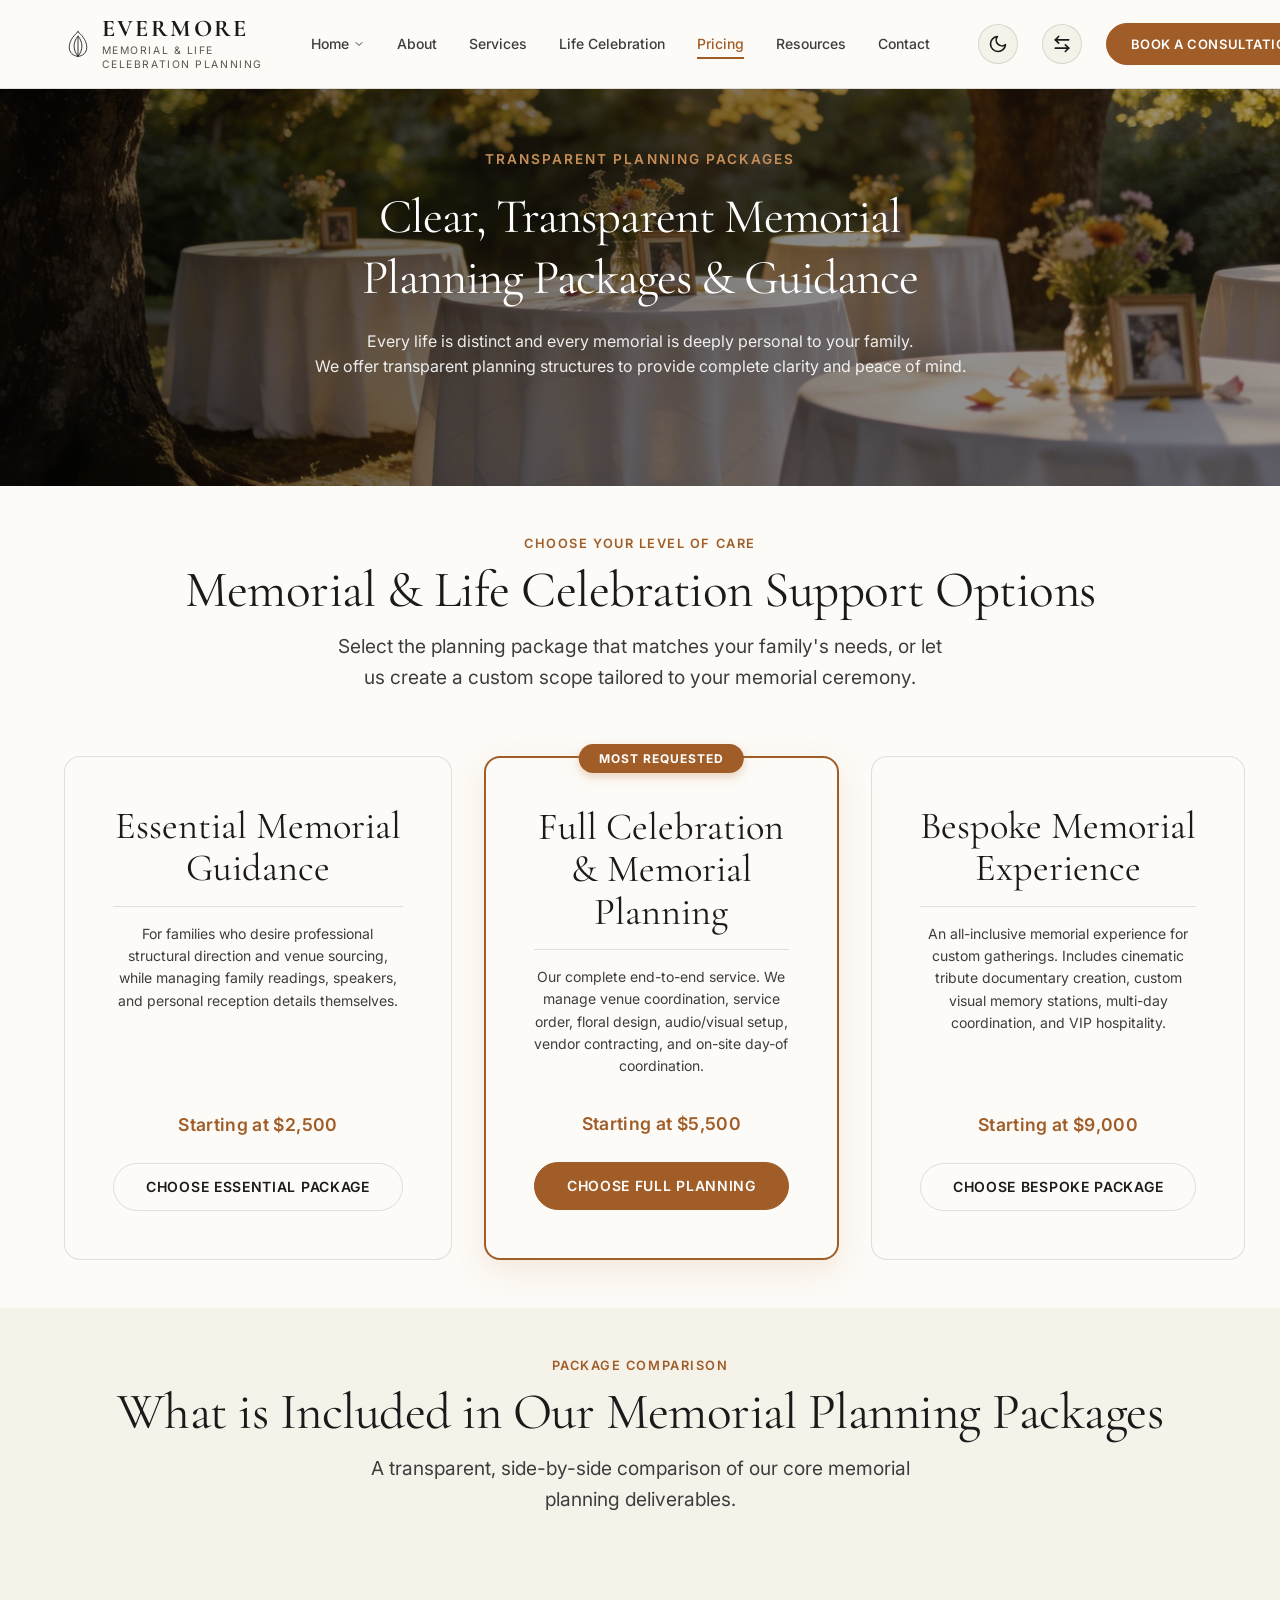
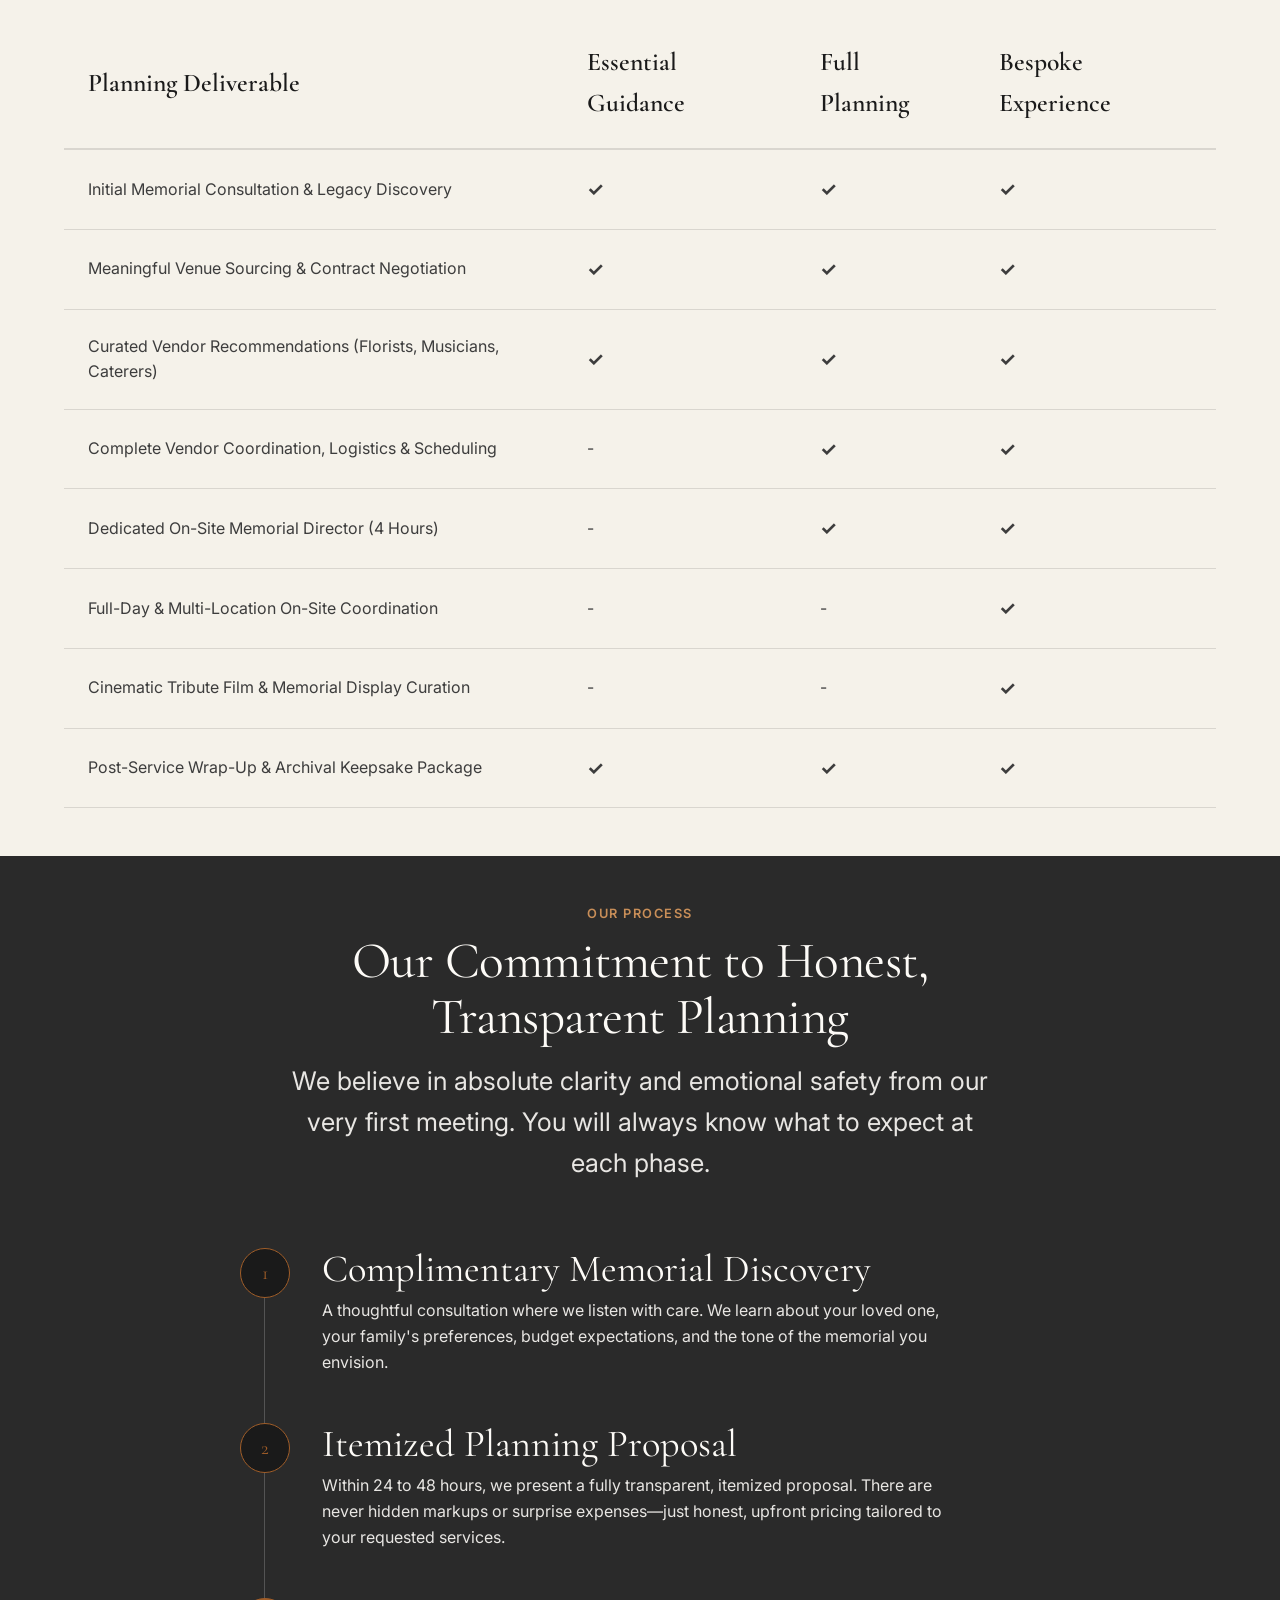
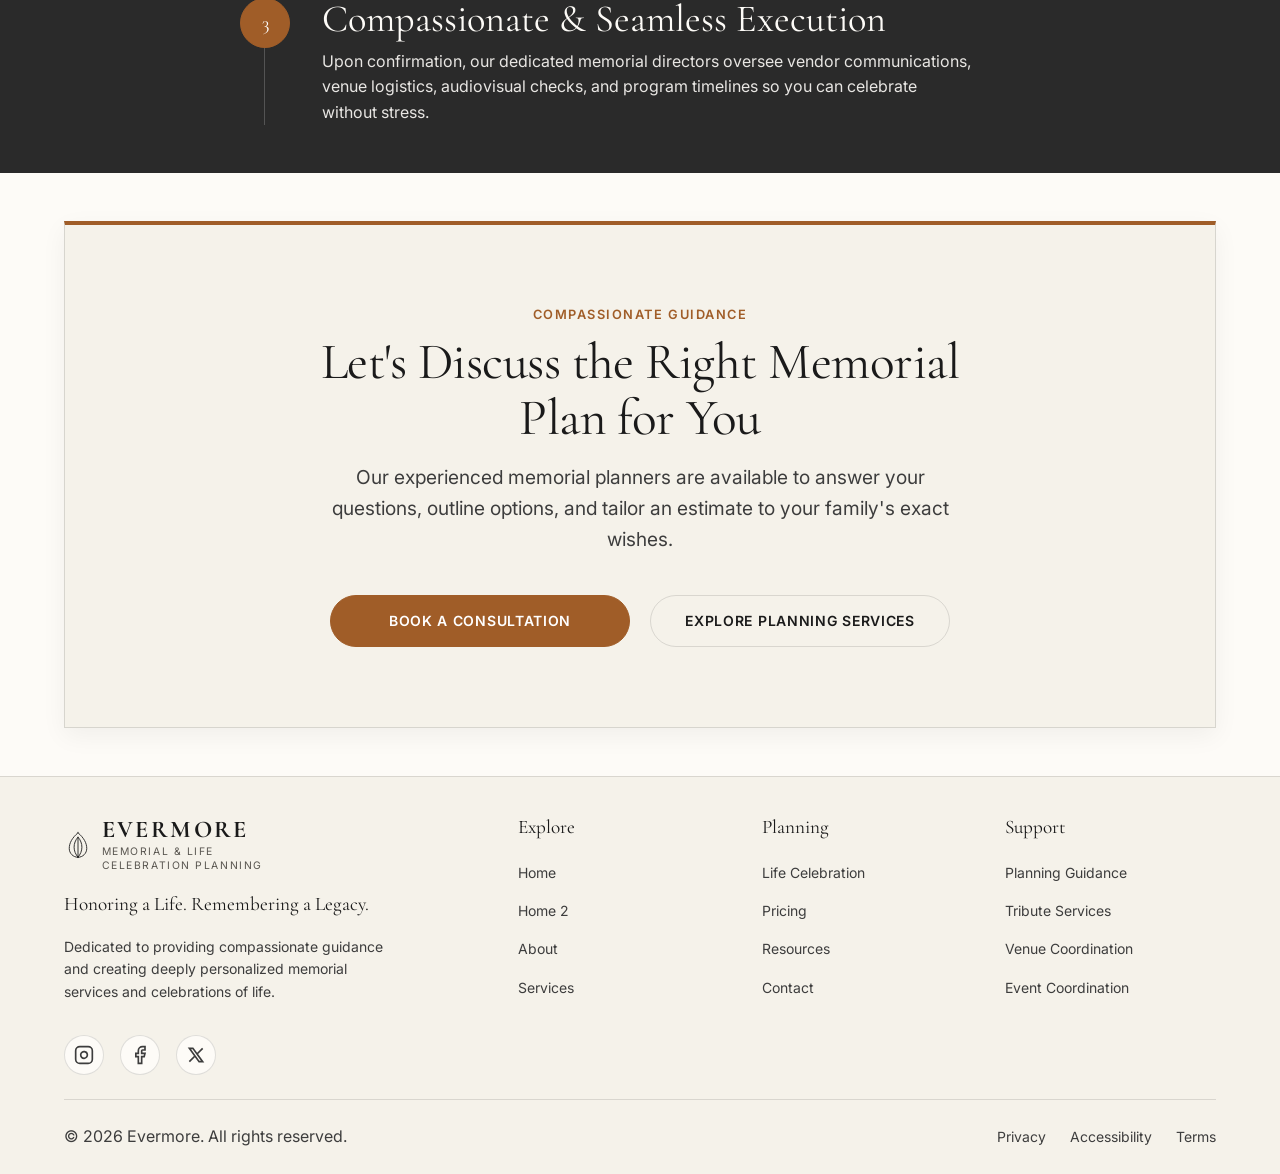
<file: pricing.html>
<!DOCTYPE html>
<html lang="en" dir="ltr">
<head>
  <meta charset="UTF-8">
  <meta name="viewport" content="width=device-width, initial-scale=1.0">
  <title>Pricing &amp; Packages | Memorial &amp; Life Celebration Planning Service</title>
  <meta name="description" content="Transparent, compassionate pricing packages for memorial and life celebration planning services, including essential guidance, full coordination, and bespoke tributes.">
  <link rel="icon" type="image/svg+xml" href="assets/images/logo.svg">
  <link rel="preconnect" href="https://fonts.googleapis.com">
  <link rel="preconnect" href="https://fonts.gstatic.com" crossorigin>
  <link href="https://fonts.googleapis.com/css2?family=Cormorant+Garamond:wght@400;500;600;700&family=Inter:wght@300;400;500;600&display=swap" rel="stylesheet">
  <link rel="stylesheet" href="assets/css/style.css">
  <style>
    .editorial-pricing-hero { padding: var(--space-xxl) 0; display: flex; align-items: center; justify-content: center; text-align: center; background-color: var(--bg-secondary); position: relative; min-height: 52vh; }
    .editorial-hero-content { position: relative; z-index: 2; max-width: 1000px; margin: 0 auto; }
    
    .support-options { display: grid; grid-template-columns: repeat(3, 1fr); gap: 2rem; margin-top: 4rem; }
    .support-card { background: var(--bg-primary); border: 1px solid var(--border-color); padding: 3rem; border-radius: var(--radius-lg); display: flex; flex-direction: column; text-align: center; transition: transform var(--transition-normal), box-shadow var(--transition-normal); position: relative; }
    .support-card:hover { transform: translateY(-5px); box-shadow: var(--shadow-md); }
    .support-card.featured { border: 2px solid var(--accent-primary); background: var(--bg-primary); box-shadow: 0 10px 30px rgba(184, 115, 51, 0.14); }
    [data-theme="dark"] .support-card.featured { background: var(--bg-secondary); border-color: var(--accent-primary); box-shadow: 0 10px 30px rgba(212, 163, 115, 0.22); }
    .featured-badge { position: absolute; top: -14px; left: 50%; transform: translateX(-50%); background: var(--color-copper); color: #ffffff; padding: 0.3rem 1.25rem; border-radius: var(--radius-full); font-size: 0.75rem; font-weight: 700; letter-spacing: 0.08em; text-transform: uppercase; white-space: nowrap; box-shadow: 0 4px 10px rgba(184, 115, 51, 0.3); }
    .support-card h3 { font-family: var(--font-display); font-size: var(--text-xl); margin-bottom: 1rem; border-bottom: 1px solid var(--border-color); padding-bottom: 1rem; color: var(--text-primary); }
    .support-card p { flex: 1; margin-bottom: 2rem; font-size: var(--text-sm); color: var(--text-secondary); line-height: 1.6; }
    .pricing-tag { display: block; text-align: center; font-size: 1.1rem; font-weight: 600; color: var(--accent-primary); margin-bottom: 1.5rem; letter-spacing: 0.02em; }
    
    .matrix-table { width: 100%; border-collapse: collapse; margin-top: 4rem; }
    .matrix-table th { font-family: var(--font-display); font-weight: 600; font-size: var(--text-lg); text-align: left; padding: 1.5rem; border-bottom: 2px solid var(--border-color); color: var(--text-primary); }
    [dir="rtl"] .matrix-table th { text-align: right; }
    .matrix-table td { padding: 1.5rem; border-bottom: 1px solid var(--border-color); color: var(--text-secondary); }
    .matrix-table tr:hover { background: var(--bg-secondary); }
    .check { color: var(--accent-primary); font-weight: 700; font-size: 1.2rem; }
    
    .timeline-wrapper { display: flex; flex-direction: column; gap: 3rem; max-width: 800px; margin: 0 auto; position: relative; }
    .timeline-line { position: absolute; left: 24px; top: 0; bottom: 0; width: 1px; background: rgba(255,255,255,0.2); }
    [dir="rtl"] .timeline-line { left: auto; right: 24px; }
    
    html, body {
      overflow-x: hidden;
    }
    
    .matrix-table-container {
      width: 100%;
      max-width: 100%;
      overflow-x: auto;
      -webkit-overflow-scrolling: touch;
    }
    
    @media (max-width: 1024px) {
      .support-options {
        display: flex;
        flex-direction: column;
        align-items: center;
        gap: 2.5rem;
        width: 100%;
        max-width: 580px;
        margin: 3rem auto 0 auto;
      }
      .support-card {
        width: 100% !important;
        max-width: 100% !important;
        margin: 0 auto !important;
        padding: 2.5rem 2rem;
      }
      .support-card:nth-child(3) {
        width: 100% !important;
        max-width: 100% !important;
        margin: 0 auto !important;
        grid-column: auto !important;
        justify-self: auto !important;
      }
      .matrix-table {
        min-width: 650px;
        white-space: nowrap;
      }
    }
    
    @media (max-width: 767px) {
      .support-options {
        max-width: 100%;
        gap: 2rem;
        margin-top: 2.5rem;
      }
      .support-card {
        padding: 2rem 1.5rem;
      }
      .matrix-table {
        display: table;
        min-width: 620px;
      }
    }
  </style>
</head>
<body>
<!-- Navbar -->
<nav class="navbar">
  <div class="container nav-container">
                <div class="nav-brand">
      <a href="index.html" class="nav-brand-link">
        <svg class="site-logo" width="28" height="28" viewBox="0 0 64 64" fill="none" stroke="var(--text-primary)" stroke-width="2" stroke-linecap="round" stroke-linejoin="round"><path d="M32 4 C 18 16, 12 28, 12 40 C 12 51, 21 60, 32 60 C 43 60, 52 51, 52 40 C 52 28, 46 16, 32 4 Z"></path><path d="M32 60 C 20 46, 20 28, 32 14 C 44 28, 44 46, 32 60 Z"></path><path d="M32 14 L 32 60"></path></svg>
        <div class="nav-brand-text">
          <span class="nav-logo-text" style="font-family: var(--font-display); font-size: 1.5rem; font-weight: 700; letter-spacing: 0.1em; line-height: 1.1; color: var(--text-primary); white-space: nowrap;">EVERMORE</span>
          <span class="nav-descriptor" style="font-family: var(--font-body); font-size: 0.65rem; font-weight: 400; text-transform: uppercase; letter-spacing: 0.15em; color: var(--text-muted); line-height: 1.35; margin-top: 2px; display: block;"><span style="display: block; white-space: nowrap;">Memorial &amp; Life</span><span style="display: block; white-space: nowrap;">Celebration Planning</span></span>
        </div>
      </a>
    </div>
    
    <div class="nav-menu">
      <div class="dropdown">
        <a href="#" class="nav-link has-dropdown" aria-haspopup="true" aria-expanded="false">Home <svg width="12" height="12" viewBox="0 0 24 24" fill="none" stroke="currentColor" stroke-width="2" stroke-linecap="round" stroke-linejoin="round"><polyline points="6 9 12 15 18 9"></polyline></svg></a>
        <div class="dropdown-content">
          <a href="index.html" class="nav-link">Home 1</a>
          <a href="home-2.html" class="nav-link">Home 2</a>
        </div>
      </div>
      <a href="about.html" class="nav-link">About</a>
      <a href="services.html" class="nav-link">Services</a>
      <a href="life-celebration.html" class="nav-link">Life Celebration</a>
      <a href="pricing.html" class="nav-link active" aria-current="page">Pricing</a>
      <a href="resources.html" class="nav-link">Resources</a>
      <a href="contact.html" class="nav-link">Contact</a>
      </div>

    <div class="nav-actions" style="display: flex; align-items: center; gap: 1.5rem;">
      <button class="icon-btn theme-toggle" aria-label="Toggle Theme">
        <svg width="20" height="20" viewBox="0 0 24 24" fill="none" stroke="currentColor" stroke-width="2" stroke-linecap="round" stroke-linejoin="round"><path d="M21 12.79A9 9 0 1 1 11.21 3 7 7 0 0 0 21 12.79z"></path></svg>
      </button>
      <button class="icon-btn rtl-toggle" aria-label="Toggle RTL">
        <svg width="20" height="20" viewBox="0 0 24 24" fill="none" stroke="currentColor" stroke-width="2" stroke-linecap="round" stroke-linejoin="round"><path d="M8 3L4 7l4 4"/><path d="M4 7h16"/><path d="M16 21l4-4-4-4"/><path d="M20 17H4"/></svg>
      </button>
      <a href="#" class="btn btn-primary open-modal">Book a Consultation</a>
    </div>

    <div class="hamburger">
      <span></span>
      <span></span>
      <span></span>
    </div>
  </div>
</nav>

<div class="mobile-menu">
  <button class="mobile-close-btn" aria-label="Close Menu">
    <svg width="24" height="24" viewBox="0 0 24 24" fill="none" stroke="currentColor" stroke-width="2" stroke-linecap="round" stroke-linejoin="round"><line x1="18" y1="6" x2="6" y2="18"></line><line x1="6" y1="6" x2="18" y2="18"></line></svg>
  </button>
  <div class="mobile-nav-list">
      <a href="index.html" class="nav-link">Home 1</a>
      <a href="home-2.html" class="nav-link">Home 2</a>
      <a href="about.html" class="nav-link">About</a>
      <a href="services.html" class="nav-link">Services</a>
      <a href="life-celebration.html" class="nav-link">Life Celebration</a>
      <a href="pricing.html" class="nav-link active" aria-current="page">Pricing</a>
      <a href="resources.html" class="nav-link">Resources</a>
      <a href="contact.html" class="nav-link">Contact</a>
  </div>
  <div class="mobile-controls">
      <button id="theme-toggle" class="icon-btn" aria-label="Toggle Theme">
        <svg width="20" height="20" viewBox="0 0 24 24" fill="none" stroke="currentColor" stroke-width="2" stroke-linecap="round" stroke-linejoin="round"><path d="M21 12.79A9 9 0 1 1 11.21 3 7 7 0 0 0 21 12.79z"></path></svg>
      </button>
      <button id="rtl-toggle" class="icon-btn" aria-label="Toggle RTL">
        <svg width="20" height="20" viewBox="0 0 24 24" fill="none" stroke="currentColor" stroke-width="2" stroke-linecap="round" stroke-linejoin="round"><path d="M8 3L4 7l4 4"/><path d="M4 7h16"/><path d="M16 21l4-4-4-4"/><path d="M20 17H4"/></svg>
      </button>
  </div>
  
  <a href="#" class="btn btn-primary open-modal">Book a Consultation</a>
</div>

<section class="hero">
  <div class="hero-bg">
    <img src="assets/images/Venue%20Planning%20Guide.png" alt="Personalized celebration of life venue with memorial tables and floral arrangements">
  </div>
  <div class="hero-overlay"></div>
  <div class="container hero-content text-center" style="margin: 0 auto;">
    <span class="hero-eyebrow reveal" style="color: var(--accent-light); letter-spacing: 0.15em; font-size: 0.85rem; font-weight: 600; text-transform: uppercase; margin-bottom: 1rem; display: inline-block;">TRANSPARENT PLANNING PACKAGES</span>
    <h1 class="reveal" style="margin-bottom: 1.25rem; color: #fff;">Clear, Transparent Memorial<br class="desktop-br">Planning Packages &amp; Guidance</h1>
    <p class="reveal stagger-1" style="font-size: var(--text-base); max-width: 780px; margin: 0 auto; color: rgba(255,255,255,0.9); line-height: 1.6;">Every life is distinct and every memorial is deeply personal to your family.<br class="desktop-br">We offer transparent planning structures to provide complete clarity and peace of mind.</p>
  </div>
</section>

<section id="packages" class="section">
  <div class="container">
    <div class="text-center reveal" style="margin-bottom: 3.5rem;">
      <span class="eyebrow" style="color: var(--accent-primary); letter-spacing: 0.12em; font-size: 0.8rem; font-weight: 600; text-transform: uppercase; margin-bottom: 0.5rem; display: block;">CHOOSE YOUR LEVEL OF CARE</span>
      <h2 style="font-family: var(--font-display); font-size: var(--text-xxl); color: var(--text-primary); margin-bottom: 0.75rem;">Memorial &amp; Life Celebration Support Options</h2>
      <p style="color: var(--text-secondary); max-width: 620px; margin: 0 auto; font-size: var(--text-md); line-height: 1.6;">Select the planning package that matches your family's needs, or let us create a custom scope tailored to your memorial ceremony.</p>
    </div>
    <div class="support-options reveal stagger-1">
      <div class="support-card">
        <h3>Essential Memorial Guidance</h3>
        <p>For families who desire professional structural direction and venue sourcing, while managing family readings, speakers, and personal reception details themselves.</p>
        <span class="pricing-tag">Starting at $2,500</span>
        <a href="#" class="btn btn-secondary open-modal" style="width: 100%;">Choose Essential Package</a>
      </div>
      
      <div class="support-card featured">
        <span class="featured-badge" style="z-index: 5;">Most Requested</span>
        <h3>Full Celebration &amp; Memorial Planning</h3>
        <p>Our complete end-to-end service. We manage venue coordination, service order, floral design, audio/visual setup, vendor contracting, and on-site day-of coordination.</p>
        <span class="pricing-tag">Starting at $5,500</span>
        <a href="#" class="btn btn-primary open-modal" style="width: 100%;">Choose Full Planning</a>
      </div>
      
      <div class="support-card">
        <h3>Bespoke Memorial Experience</h3>
        <p>An all-inclusive memorial experience for custom gatherings. Includes cinematic tribute documentary creation, custom visual memory stations, multi-day coordination, and VIP hospitality.</p>
        <span class="pricing-tag">Starting at $9,000</span>
        <a href="#" class="btn btn-secondary open-modal" style="width: 100%;">Choose Bespoke Package</a>
      </div>
    </div>
  </div>
</section>

<section class="section section-alt">
  <div class="container">
    <div class="text-center reveal" style="margin-bottom: 2.5rem;">
      <span class="eyebrow" style="color: var(--accent-primary); letter-spacing: 0.12em; font-size: 0.8rem; font-weight: 600; text-transform: uppercase; margin-bottom: 0.5rem; display: block;">PACKAGE COMPARISON</span>
      <h2 style="margin-bottom: 0.75rem;">What is Included in Our Memorial Planning Packages</h2>
      <p style="color: var(--text-secondary); max-width: 600px; margin: 0 auto; font-size: var(--text-md);">A transparent, side-by-side comparison of our core memorial planning deliverables.</p>
    </div>
    
    <div class="reveal stagger-1 matrix-table-container" style="overflow-x: auto; width: 100%; max-width: 100%;">
      <table class="matrix-table">
        <thead>
          <tr>
            <th>Planning Deliverable</th>
            <th>Essential Guidance</th>
            <th>Full Planning</th>
            <th>Bespoke Experience</th>
          </tr>
        </thead>
        <tbody>
          <tr>
            <td>Initial Memorial Consultation &amp; Legacy Discovery</td>
            <td class="check">✓</td>
            <td class="check">✓</td>
            <td class="check">✓</td>
          </tr>
          <tr>
            <td>Meaningful Venue Sourcing &amp; Contract Negotiation</td>
            <td class="check">✓</td>
            <td class="check">✓</td>
            <td class="check">✓</td>
          </tr>
          <tr>
            <td>Curated Vendor Recommendations (Florists, Musicians, Caterers)</td>
            <td class="check">✓</td>
            <td class="check">✓</td>
            <td class="check">✓</td>
          </tr>
          <tr>
            <td>Complete Vendor Coordination, Logistics &amp; Scheduling</td>
            <td>-</td>
            <td class="check">✓</td>
            <td class="check">✓</td>
          </tr>
          <tr>
            <td>Dedicated On-Site Memorial Director (4 Hours)</td>
            <td>-</td>
            <td class="check">✓</td>
            <td class="check">✓</td>
          </tr>
          <tr>
            <td>Full-Day &amp; Multi-Location On-Site Coordination</td>
            <td>-</td>
            <td>-</td>
            <td class="check">✓</td>
          </tr>
          <tr>
            <td>Cinematic Tribute Film &amp; Memorial Display Curation</td>
            <td>-</td>
            <td>-</td>
            <td class="check">✓</td>
          </tr>
          <tr>
            <td>Post-Service Wrap-Up &amp; Archival Keepsake Package</td>
            <td class="check">✓</td>
            <td class="check">✓</td>
            <td class="check">✓</td>
          </tr>
        </tbody>
      </table>
    </div>
  </div>
</section>

<section class="section section-dark timeline-section">
  <div class="container reveal">
    <div style="max-width: 700px; margin: 0 auto 4rem auto; text-align: center;">
      <span class="eyebrow" style="color: var(--accent-light); letter-spacing: 0.12em; font-size: 0.8rem; font-weight: 600; text-transform: uppercase; margin-bottom: 0.5rem; display: block;">OUR PROCESS</span>
      <h2 style="font-family: var(--font-display); font-size: var(--text-xxl); margin-bottom: 1rem; color: #fff;">Our Commitment to Honest, Transparent Planning</h2>
      <p style="font-size: var(--text-lg); color: rgba(255,255,255,0.85); line-height: 1.6;">We believe in absolute clarity and emotional safety from our very first meeting. You will always know what to expect at each phase.</p>
    </div>
    
    <div class="timeline-wrapper">
      <!-- Vertical line -->
      <div class="timeline-line"></div>
      
      <div style="display: flex; gap: 2rem; align-items: flex-start; position: relative; z-index: 1;">
        <div style="width: 50px; height: 50px; border-radius: 50%; background: var(--color-black); border: 1px solid var(--accent-primary); display: flex; align-items: center; justify-content: center; flex-shrink: 0; color: var(--accent-primary); font-family: var(--font-display); font-size: 1.2rem;">1</div>
        <div>
          <h3 style="color: #fff; font-size: var(--text-xl); margin-bottom: 0.5rem;">Complimentary Memorial Discovery</h3>
          <p style="color: rgba(255,255,255,0.7); line-height: 1.6;">A thoughtful consultation where we listen with care. We learn about your loved one, your family's preferences, budget expectations, and the tone of the memorial you envision.</p>
        </div>
      </div>
      
      <div style="display: flex; gap: 2rem; align-items: flex-start; position: relative; z-index: 1;">
        <div style="width: 50px; height: 50px; border-radius: 50%; background: var(--color-black); border: 1px solid var(--accent-primary); display: flex; align-items: center; justify-content: center; flex-shrink: 0; color: var(--accent-primary); font-family: var(--font-display); font-size: 1.2rem;">2</div>
        <div>
          <h3 style="color: #fff; font-size: var(--text-xl); margin-bottom: 0.5rem;">Itemized Planning Proposal</h3>
          <p style="color: rgba(255,255,255,0.7); line-height: 1.6;">Within 24 to 48 hours, we present a fully transparent, itemized proposal. There are never hidden markups or surprise expenses—just honest, upfront pricing tailored to your requested services.</p>
        </div>
      </div>
      
      <div style="display: flex; gap: 2rem; align-items: flex-start; position: relative; z-index: 1;">
        <div style="width: 50px; height: 50px; border-radius: 50%; background: var(--accent-primary); border: 1px solid var(--accent-primary); display: flex; align-items: center; justify-content: center; flex-shrink: 0; color: #fff; font-family: var(--font-display); font-size: 1.2rem;">3</div>
        <div>
          <h3 style="color: #fff; font-size: var(--text-xl); margin-bottom: 0.5rem;">Compassionate &amp; Seamless Execution</h3>
          <p style="color: rgba(255,255,255,0.7); line-height: 1.6;">Upon confirmation, our dedicated memorial directors oversee vendor communications, venue logistics, audiovisual checks, and program timelines so you can celebrate without stress.</p>
        </div>
      </div>
    </div>
  </div>
</section>

<section class="section">
  <div class="container reveal">
    <div style="background: var(--bg-secondary); border: 1px solid var(--border-color); border-radius: var(--radius-xl); border-top: 4px solid var(--accent-primary); padding: 5rem 2rem; text-align: center; box-shadow: var(--shadow-md); position: relative;">
      <div style="max-width: 650px; margin: 0 auto;">
        <span class="eyebrow" style="color: var(--accent-primary); letter-spacing: 0.12em; font-size: 0.8rem; font-weight: 600; text-transform: uppercase; margin-bottom: 0.5rem; display: block;">COMPASSIONATE GUIDANCE</span>
        <h2 style="font-family: var(--font-display); font-size: var(--text-xxl); margin-bottom: 1rem; color: var(--text-primary);">Let's Discuss the Right Memorial Plan for You</h2>
        <p style="font-size: var(--text-md); color: var(--text-secondary); margin-bottom: 2.5rem; line-height: 1.6;">Our experienced memorial planners are available to answer your questions, outline options, and tailor an estimate to your family's exact wishes.</p>
        <div class="btn-group" style="max-width: 580px; margin: 0 auto;">
          <a href="#" class="btn btn-primary open-modal">Book a Consultation</a>
          <a href="services.html" class="btn btn-secondary">Explore Planning Services</a>
        </div>
      </div>
    </div>
  </div>
</section>

<footer class="footer">
  <div class="container">
    <div class="footer-grid">
      <div class="footer-brand">
        <a href="index.html" class="nav-brand-link" style="margin-bottom: 1rem;">
          <svg class="site-logo" width="28" height="28" viewBox="0 0 64 64" fill="none" stroke="var(--text-primary)" stroke-width="2" stroke-linecap="round" stroke-linejoin="round"><path d="M32 4 C 18 16, 12 28, 12 40 C 12 51, 21 60, 32 60 C 43 60, 52 51, 52 40 C 52 28, 46 16, 32 4 Z"></path><path d="M32 60 C 20 46, 20 28, 32 14 C 44 28, 44 46, 32 60 Z"></path><path d="M32 14 L 32 60"></path></svg>
          <div class="nav-brand-text">
          <span class="nav-logo-text" style="font-family: var(--font-display); font-size: 1.5rem; font-weight: 700; letter-spacing: 0.1em; line-height: 1.1; color: var(--text-primary); white-space: nowrap;">EVERMORE</span>
          <span class="nav-descriptor" style="font-family: var(--font-body); font-size: 0.65rem; font-weight: 400; text-transform: uppercase; letter-spacing: 0.15em; color: var(--text-muted); line-height: 1.35; margin-top: 2px; display: block;"><span style="display: block; white-space: nowrap;">Memorial &amp; Life</span><span style="display: block; white-space: nowrap;">Celebration Planning</span></span>
        </div>
        </a>
        <p style="font-family: var(--font-display); font-size: 1.2rem; color: var(--text-primary); margin-bottom: 1rem;">Honoring a Life. Remembering a Legacy.</p>
        <p style="font-size: var(--text-sm); color: var(--text-secondary); line-height: 1.6; margin-bottom: 1.5rem; max-width: 320px;">
          Dedicated to providing compassionate guidance and creating deeply personalized memorial services and celebrations of life.
        </p>
        <div class="social-links">
          <a href="#" class="social-link" aria-label="Instagram">
            <svg width="20" height="20" viewBox="0 0 24 24" fill="none" stroke="currentColor" stroke-width="2"><rect x="2" y="2" width="20" height="20" rx="5" ry="5"></rect><path d="M16 11.37A4 4 0 1 1 12.63 8 4 4 0 0 1 16 11.37z"></path><line x1="17.5" y1="6.5" x2="17.51" y2="6.5"></line></svg>
          </a>
          <a href="#" class="social-link" aria-label="Facebook">
            <svg width="20" height="20" viewBox="0 0 24 24" fill="none" stroke="currentColor" stroke-width="2"><path d="M18 2h-3a5 5 0 0 0-5 5v3H7v4h3v8h4v-8h3l1-4h-4V7a1 1 0 0 1 1-1h3z"></path></svg>
          </a>
          <a href="#" class="social-link" aria-label="Twitter">
            <svg width="20" height="20" viewBox="0 0 24 24" fill="none" stroke="currentColor" stroke-width="2"><path d="M4 4l11.733 16h4.267l-11.733 -16z"></path><path d="M4 20l6.768 -6.768m2.46 -2.46l6.772 -6.772"></path></svg>
          </a>
        </div>
      </div>
      
      <div class="footer-col">
        <h4>Explore</h4>
        <div class="footer-links">
          <a href="index.html" class="footer-link">Home</a>
          <a href="home-2.html" class="footer-link">Home 2</a>
          <a href="about.html" class="footer-link">About</a>
          <a href="services.html" class="footer-link">Services</a>
        </div>
      </div>
      
      <div class="footer-col">
        <h4>Planning</h4>
        <div class="footer-links">
          <a href="life-celebration.html" class="footer-link">Life Celebration</a>
          <a href="pricing.html" class="footer-link">Pricing</a>
          <a href="resources.html" class="footer-link">Resources</a>
          <a href="contact.html" class="footer-link">Contact</a>
        </div>
      </div>
      
      <div class="footer-col">
        <h4>Support</h4>
        <div class="footer-links">
          <a href="#" class="footer-link">Planning Guidance</a>
          <a href="#" class="footer-link">Tribute Services</a>
          <a href="#" class="footer-link">Venue Coordination</a>
          <a href="#" class="footer-link">Event Coordination</a>
        </div>
      </div>
    </div>
    
    <div class="footer-bottom">
      <p>&copy; 2026 Evermore. All rights reserved.</p>
      <div class="footer-legal">
        <a href="#" class="footer-link">Privacy</a>
        <a href="#" class="footer-link">Accessibility</a>
        <a href="#" class="footer-link">Terms</a>
      </div>
    </div>
  </div>
  <a href="#" class="back-to-top" aria-label="Back to Top">
    <svg width="24" height="24" viewBox="0 0 24 24" fill="none" stroke="currentColor" stroke-width="2" stroke-linecap="round" stroke-linejoin="round"><path d="M12 19V5M5 12l7-7 7 7"/></svg>
  </a>
</footer>

<div class="modal-overlay">
  <div class="modal-container">
    <button class="modal-close" aria-label="Close modal">
      <svg width="24" height="24" viewBox="0 0 24 24" fill="none" stroke="currentColor" stroke-width="2" stroke-linecap="round" stroke-linejoin="round"><line x1="18" y1="6" x2="6" y2="18"></line><line x1="6" y1="6" x2="18" y2="18"></line></svg>
    </button>
    <div class="modal-header">
      <h2 style="font-family: var(--font-display); margin-bottom: 0.5rem;">Plan a Memorial or Life Celebration</h2>
      <p style="color: var(--text-secondary); font-size: var(--text-sm);">Share your vision with our compassionate memorial planners, and we will guide you through every thoughtful step.</p>
    </div>
    <form class="modal-form">
      <div class="form-group">
        <label class="form-label" for="modal-name">Your Name</label>
        <input type="text" id="modal-name" class="form-control" required>
      </div>
      <div class="grid" style="grid-template-columns: 1fr 1fr; gap: 1rem; margin-bottom: 1.5rem;">
        <div>
          <label class="form-label" for="modal-email">Email</label>
          <input type="email" id="modal-email" class="form-control" required>
        </div>
        <div>
          <label class="form-label" for="modal-phone">Phone</label>
          <input type="tel" id="modal-phone" class="form-control">
        </div>
      </div>
      <div class="form-group">
        <label class="form-label" for="modal-service">How Can We Support You?</label>
        <select id="modal-service" class="form-control" required>
          <option value="">Select a planning service...</option>
          <option value="life-celebration">Celebration of Life Planning</option>
          <option value="memorial-service">Traditional Memorial Service</option>
          <option value="tribute-production">Cinematic Tribute Video &amp; Displays</option>
          <option value="venue-coordination">Venue Sourcing &amp; Event Coordination</option>
          <option value="immediate-need">Immediate Planning Assistance</option>
        </select>
      </div>
      <div class="form-group">
        <label class="form-label" for="modal-message">Message</label>
        <textarea id="modal-message" class="form-control" placeholder="Tell us about your loved one or your vision for the memorial..."></textarea>
      </div>
      <button type="submit" class="btn btn-primary w-full" style="margin-top: 1rem;">Book a Consultation</button>
    </form>
  </div>
</div>

<script src="assets/js/main.js"></script>
</body>
</html>
</file>
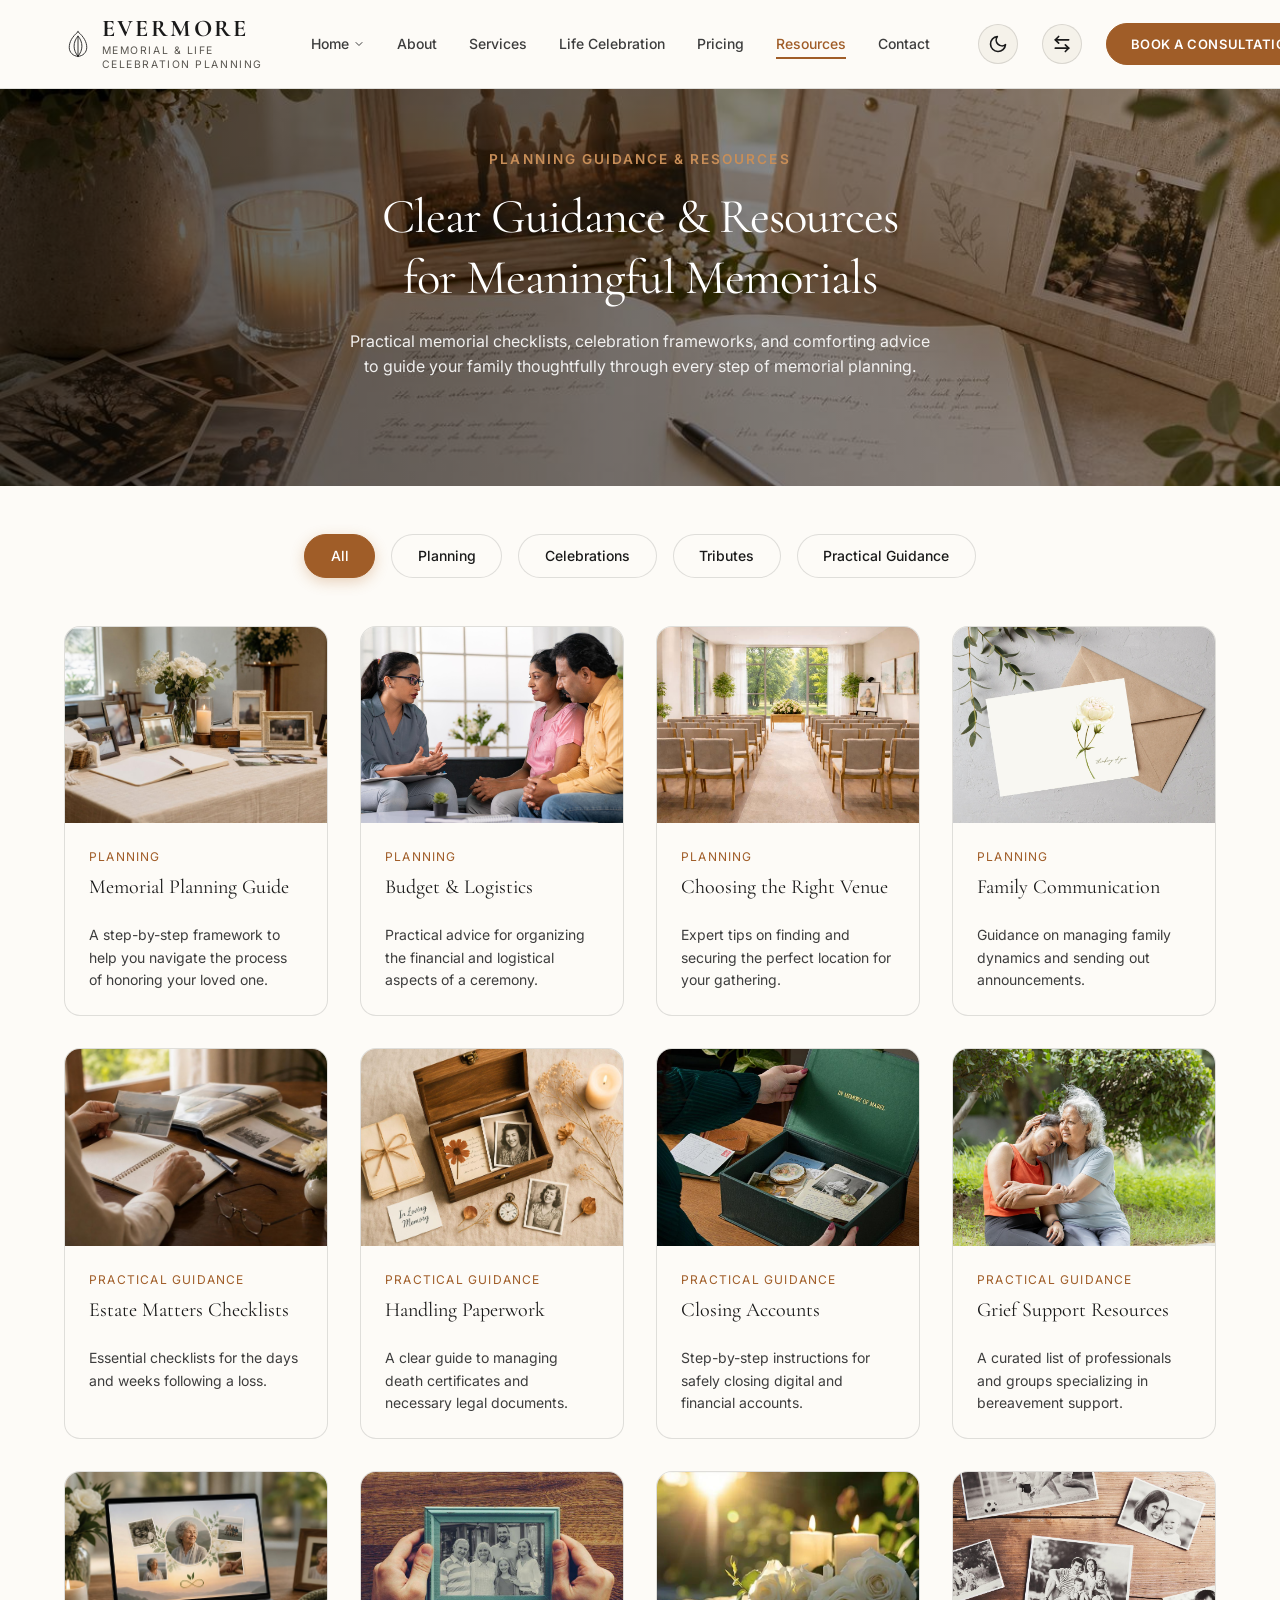
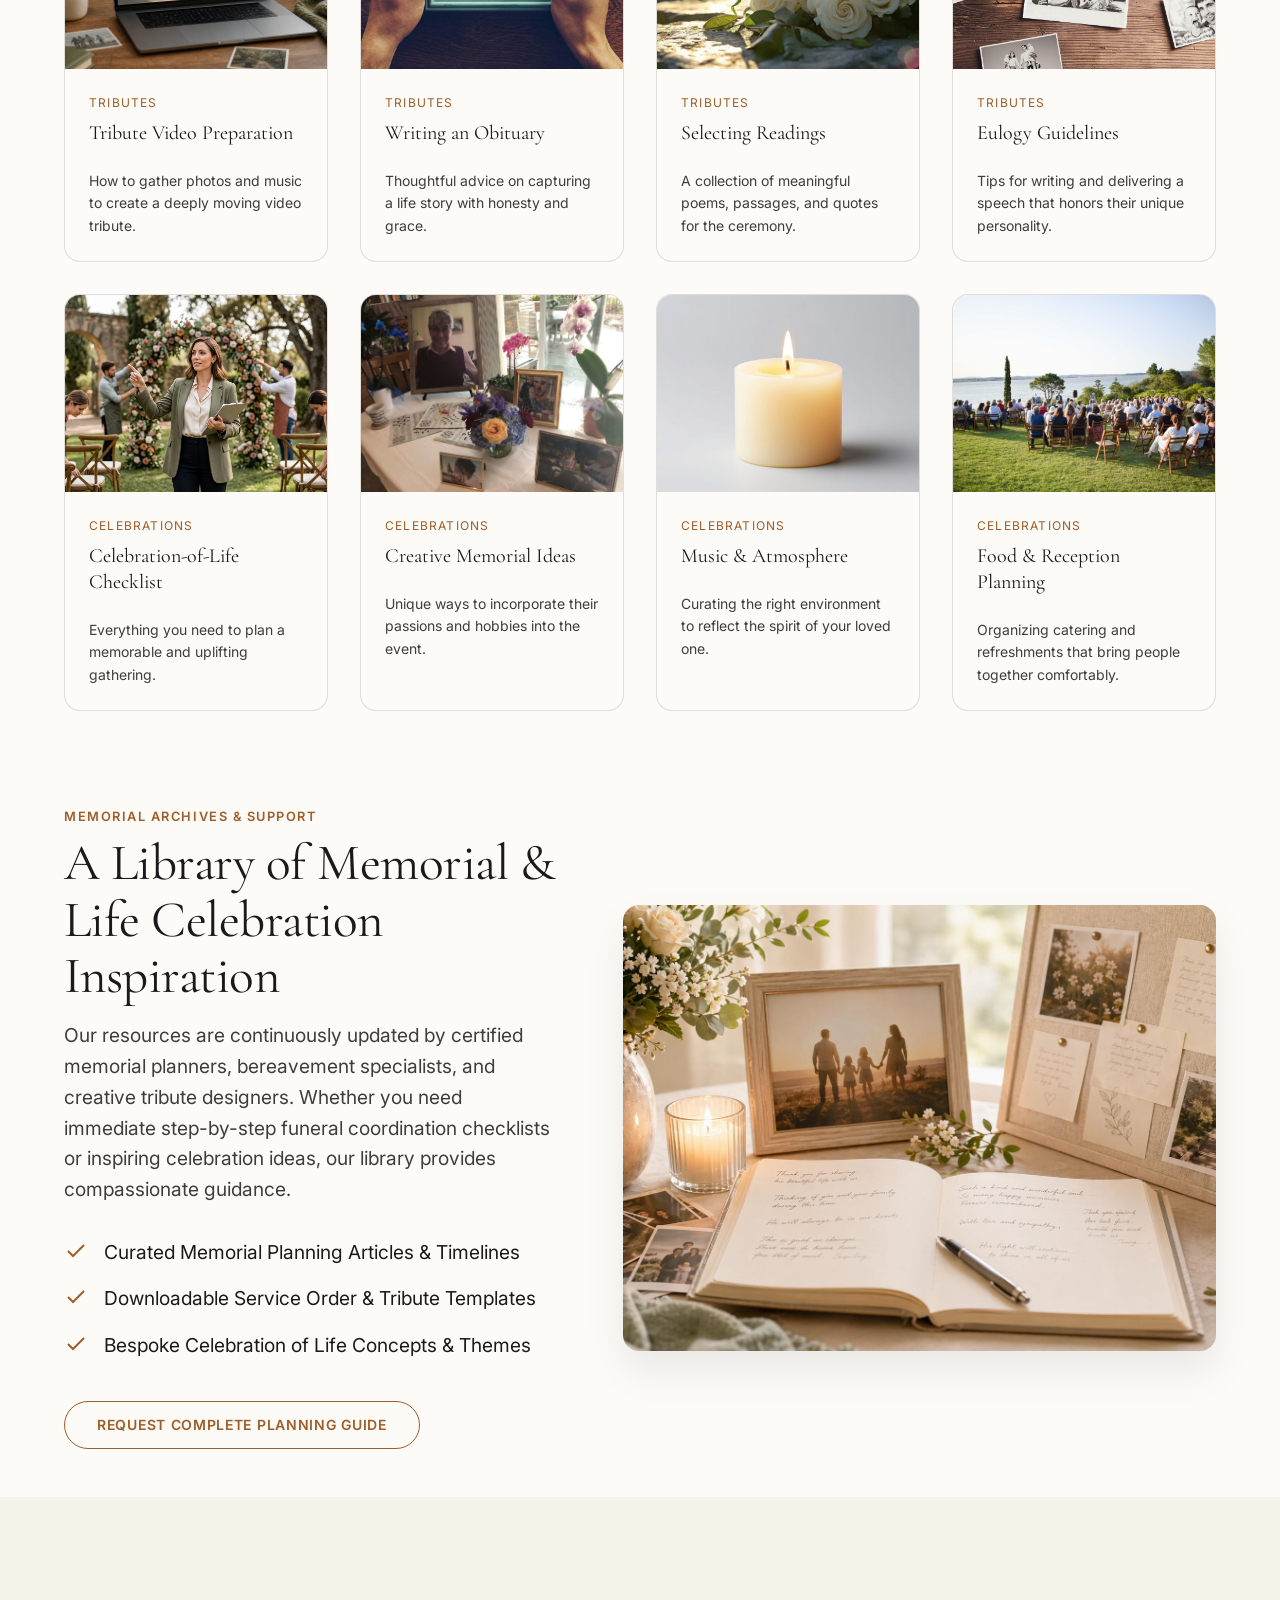
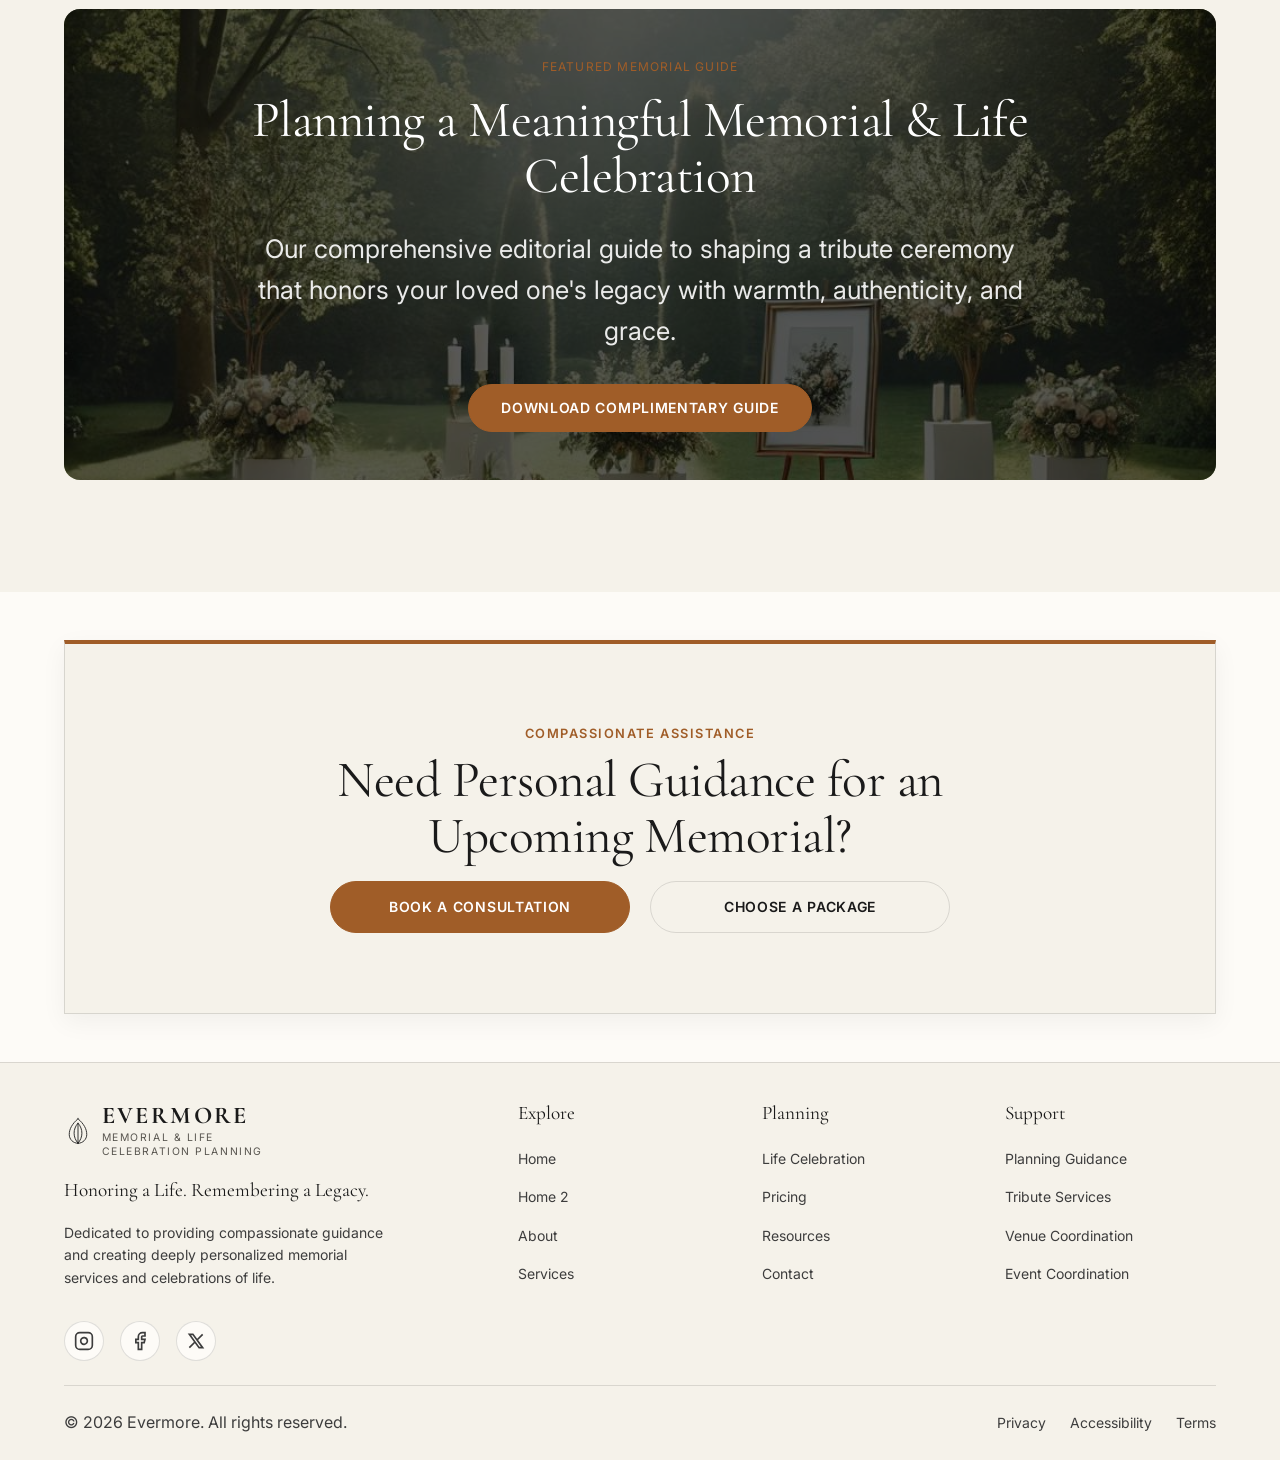
<file: resources.html>
<!DOCTYPE html>
<html lang="en" dir="ltr">
<head>
  <meta charset="UTF-8">
  <meta name="viewport" content="width=device-width, initial-scale=1.0">
  <title>Memorial &amp; Life Celebration Resources | Evermore Planning Service</title>
  <meta name="description" content="Explore thoughtful memorial planning guides, celebration of life checklists, eulogy templates, and compassionate practical advice.">
  <link rel="icon" type="image/svg+xml" href="assets/images/logo.svg">
  <link rel="preconnect" href="https://fonts.googleapis.com">
  <link rel="preconnect" href="https://fonts.gstatic.com" crossorigin>
  <link href="https://fonts.googleapis.com/css2?family=Cormorant+Garamond:wght@400;500;600;700&family=Inter:wght@300;400;500;600&display=swap" rel="stylesheet">
  <link rel="stylesheet" href="assets/css/style.css">
  <style>
    .resources-hero { min-height: 52vh; display: flex; align-items: center; justify-content: center; text-align: center; padding-top: 5rem; background: var(--bg-secondary); }
    
    .filter-nav { display: flex; justify-content: center; gap: 1rem; flex-wrap: wrap; margin-bottom: 3rem; }
    .filter-btn { padding: 0.6rem 1.6rem; border: 1px solid var(--border-color); border-radius: var(--radius-full); font-size: var(--text-sm); font-weight: 500; cursor: pointer; background: var(--bg-primary); color: var(--text-primary); transition: all var(--transition-fast); }
    .filter-btn:hover, .filter-btn.active { background: var(--color-copper); color: #ffffff; border-color: var(--color-copper); box-shadow: 0 4px 14px rgba(184, 115, 51, 0.3); }
    [data-theme="dark"] .filter-btn { background: var(--bg-secondary); border-color: var(--border-color); color: var(--text-secondary); }
    [data-theme="dark"] .filter-btn:hover, [data-theme="dark"] .filter-btn.active { background: var(--color-copper); color: #ffffff; border-color: var(--color-copper); box-shadow: 0 4px 14px rgba(184, 115, 51, 0.45); }
    
    .resource-grid { display: grid; grid-template-columns: repeat(4, 1fr); gap: 2rem; }
    .resource-card { display: flex; flex-direction: column; background: var(--bg-primary); border-radius: var(--radius-lg); overflow: hidden; border: 1px solid var(--border-color); transition: transform 0.3s; }
    .resource-card:hover { transform: translateY(-5px); box-shadow: var(--shadow-md); }
    .resource-img { width: 100%; aspect-ratio: 4/3; object-fit: cover; }
    .resource-text { padding: 1.5rem; flex: 1; display: flex; flex-direction: column; }
    .resource-category { font-size: 0.75rem; text-transform: uppercase; letter-spacing: 0.1em; color: var(--accent-primary); margin-bottom: 0.5rem; display: block; }
    .resource-card h3 { font-family: var(--font-display); font-size: 1.25rem; margin-bottom: 0.5rem; line-height: 1.3; color: var(--text-primary); }
    html, body {
      overflow-x: hidden;
    }
    
    .ti-section { padding: var(--space-xxl) 0; position: relative; }
    .ti-split { display: grid; grid-template-columns: 1fr 1.2fr; gap: 4rem; align-items: center; }
    .ti-text-col { width: 100%; }
    .ti-img { border-radius: var(--radius-lg); overflow: hidden; box-shadow: var(--shadow-lg); aspect-ratio: 4/3; }
    .ti-img img { width: 100%; height: 100%; object-fit: cover; transition: transform 0.5s ease; }
    .ti-img:hover img { transform: scale(1.05); }
    .ti-list { list-style: none; padding: 0; margin-bottom: 2.5rem; }
    .ti-list li { display: flex; align-items: flex-start; gap: 1rem; margin-bottom: 1rem; color: var(--text-primary); font-size: var(--text-md); }
    .ti-list li svg { flex-shrink: 0; margin-top: 2px; }
    
    .featured-guide { position: relative; padding: var(--space-xxl); border-radius: var(--radius-lg); overflow: hidden; display: flex; align-items: center; justify-content: center; text-align: center; background: var(--color-charcoal); min-height: 400px; margin: 4rem 0; }
    [data-theme="dark"] .featured-guide { background: #161616; border: 1px solid var(--border-color); }
    .featured-content { position: relative; z-index: 2; max-width: 800px; color: #fff; margin: 0 auto; }
    
    @media (max-width: 1024px) {
      .resource-grid {
        display: flex;
        flex-direction: column;
        align-items: center;
        gap: 2rem;
        width: 100%;
        max-width: 580px;
        margin: 0 auto 3rem auto;
      }
      .resource-card {
        width: 100% !important;
        max-width: 100% !important;
        margin: 0 auto !important;
        text-align: left;
      }
      .resource-img {
        width: 100%;
        aspect-ratio: 16/9;
      }
      .ti-section {
        padding: 3rem 0 !important;
      }
      .ti-split {
        display: flex !important;
        flex-direction: column !important;
        align-items: center !important;
        gap: 2.5rem !important;
        width: 100% !important;
        max-width: 580px !important;
        margin: 0 auto !important;
      }
      .ti-split > .ti-img {
        order: -1 !important;
        width: 100% !important;
        max-width: 100% !important;
        margin: 0 auto !important;
        aspect-ratio: 16/10 !important;
      }
      .ti-split > .ti-text-col {
        width: 100% !important;
        max-width: 100% !important;
        margin: 0 auto !important;
        text-align: left !important;
      }
      .ti-list {
        width: 100% !important;
        margin-bottom: 2rem !important;
      }
      .ti-list li {
        font-size: 0.95rem !important;
        line-height: 1.5 !important;
        gap: 0.75rem !important;
        margin-bottom: 0.85rem !important;
        word-break: break-word !important;
      }
      .ti-list li svg {
        width: 20px !important;
        height: 20px !important;
        margin-top: 2px !important;
      }
      .ti-split .btn-outline {
        width: 100% !important;
        max-width: 340px !important;
        white-space: normal !important;
        text-align: center !important;
        padding: 0.85rem 1.25rem !important;
        font-size: 0.82rem !important;
        line-height: 1.3 !important;
        display: flex !important;
        margin: 1.5rem auto 0 auto !important;
        justify-content: center !important;
      }
    }
    
    @media (max-width: 767px) {
      .resource-grid {
        max-width: 100%;
        gap: 1.75rem;
      }
      .featured-guide { padding: 3rem 1.5rem; min-height: 400px; text-align: center; justify-content: center; margin: 2.5rem 0 !important; }
      .featured-overlay { background: rgba(0,0,0,0.65); }
      .featured-content h2 { font-size: 2.2rem !important; margin-bottom: 1rem !important; }
      .featured-content p { font-size: 1.1rem !important; margin-bottom: 2rem !important; max-width: 100%; }
      .ti-split { max-width: 100% !important; }
      .ti-split .btn-outline { max-width: 100% !important; }
    }
  </style>
</head>
<body>
<!-- Navbar -->
<nav class="navbar">
  <div class="container nav-container">
                <div class="nav-brand">
      <a href="index.html" class="nav-brand-link">
        <svg class="site-logo" width="28" height="28" viewBox="0 0 64 64" fill="none" stroke="var(--text-primary)" stroke-width="2" stroke-linecap="round" stroke-linejoin="round"><path d="M32 4 C 18 16, 12 28, 12 40 C 12 51, 21 60, 32 60 C 43 60, 52 51, 52 40 C 52 28, 46 16, 32 4 Z"></path><path d="M32 60 C 20 46, 20 28, 32 14 C 44 28, 44 46, 32 60 Z"></path><path d="M32 14 L 32 60"></path></svg>
        <div class="nav-brand-text">
          <span class="nav-logo-text" style="font-family: var(--font-display); font-size: 1.5rem; font-weight: 700; letter-spacing: 0.1em; line-height: 1.1; color: var(--text-primary); white-space: nowrap;">EVERMORE</span>
          <span class="nav-descriptor" style="font-family: var(--font-body); font-size: 0.65rem; font-weight: 400; text-transform: uppercase; letter-spacing: 0.15em; color: var(--text-muted); line-height: 1.35; margin-top: 2px; display: block;"><span style="display: block; white-space: nowrap;">Memorial &amp; Life</span><span style="display: block; white-space: nowrap;">Celebration Planning</span></span>
        </div>
      </a>
    </div>
    
    <div class="nav-menu">
      <div class="dropdown">
        <a href="#" class="nav-link has-dropdown" aria-haspopup="true" aria-expanded="false">Home <svg width="12" height="12" viewBox="0 0 24 24" fill="none" stroke="currentColor" stroke-width="2" stroke-linecap="round" stroke-linejoin="round"><polyline points="6 9 12 15 18 9"></polyline></svg></a>
        <div class="dropdown-content">
          <a href="index.html" class="nav-link">Home 1</a>
          <a href="home-2.html" class="nav-link">Home 2</a>
        </div>
      </div>
      <a href="about.html" class="nav-link">About</a>
      <a href="services.html" class="nav-link">Services</a>
      <a href="life-celebration.html" class="nav-link">Life Celebration</a>
      <a href="pricing.html" class="nav-link">Pricing</a>
      <a href="resources.html" class="nav-link active" aria-current="page">Resources</a>
      <a href="contact.html" class="nav-link">Contact</a>
      </div>

    <div class="nav-actions" style="display: flex; align-items: center; gap: 1.5rem;">
      <button class="icon-btn theme-toggle" aria-label="Toggle Theme">
        <svg width="20" height="20" viewBox="0 0 24 24" fill="none" stroke="currentColor" stroke-width="2" stroke-linecap="round" stroke-linejoin="round"><path d="M21 12.79A9 9 0 1 1 11.21 3 7 7 0 0 0 21 12.79z"></path></svg>
      </button>
      <button class="icon-btn rtl-toggle" aria-label="Toggle RTL">
        <svg width="20" height="20" viewBox="0 0 24 24" fill="none" stroke="currentColor" stroke-width="2" stroke-linecap="round" stroke-linejoin="round"><path d="M8 3L4 7l4 4"/><path d="M4 7h16"/><path d="M16 21l4-4-4-4"/><path d="M20 17H4"/></svg>
      </button>
      <a href="#" class="btn btn-primary open-modal">Book a Consultation</a>
    </div>

    <div class="hamburger">
      <span></span>
      <span></span>
      <span></span>
    </div>
  </div>
</nav>

<div class="mobile-menu">
  <button class="mobile-close-btn" aria-label="Close Menu">
    <svg width="24" height="24" viewBox="0 0 24 24" fill="none" stroke="currentColor" stroke-width="2" stroke-linecap="round" stroke-linejoin="round"><line x1="18" y1="6" x2="6" y2="18"></line><line x1="6" y1="6" x2="18" y2="18"></line></svg>
  </button>
  <div class="mobile-nav-list">
      <a href="index.html" class="nav-link">Home 1</a>
      <a href="home-2.html" class="nav-link">Home 2</a>
      <a href="about.html" class="nav-link">About</a>
      <a href="services.html" class="nav-link">Services</a>
      <a href="life-celebration.html" class="nav-link">Life Celebration</a>
      <a href="pricing.html" class="nav-link">Pricing</a>
      <a href="resources.html" class="nav-link active" aria-current="page">Resources</a>
      <a href="contact.html" class="nav-link">Contact</a>
  </div>
  <div class="mobile-controls">
      <button id="theme-toggle" class="icon-btn" aria-label="Toggle Theme">
        <svg width="20" height="20" viewBox="0 0 24 24" fill="none" stroke="currentColor" stroke-width="2" stroke-linecap="round" stroke-linejoin="round"><path d="M21 12.79A9 9 0 1 1 11.21 3 7 7 0 0 0 21 12.79z"></path></svg>
      </button>
      <button id="rtl-toggle" class="icon-btn" aria-label="Toggle RTL">
        <svg width="20" height="20" viewBox="0 0 24 24" fill="none" stroke="currentColor" stroke-width="2" stroke-linecap="round" stroke-linejoin="round"><path d="M8 3L4 7l4 4"/><path d="M4 7h16"/><path d="M16 21l4-4-4-4"/><path d="M20 17H4"/></svg>
      </button>
  </div>
  
  <a href="#" class="btn btn-primary open-modal">Book a Consultation</a>
</div>

<section class="hero">
  <div class="hero-bg">
    <img src="assets/images/Memorial_Planning_Guide.png" alt="Memorial planning guide, memory board, and remembrance guestbook">
  </div>
  <div class="hero-overlay"></div>
  <div class="container hero-content text-center" style="margin: 0 auto;">
    <span class="hero-eyebrow reveal" style="color: var(--accent-light); letter-spacing: 0.15em; font-size: 0.85rem; font-weight: 600; text-transform: uppercase; margin-bottom: 1rem; display: inline-block;">PLANNING GUIDANCE &amp; RESOURCES</span>
    <h1 class="reveal" style="margin-bottom: 1.25rem; color: #fff;">Clear Guidance &amp; Resources<br class="desktop-br">for Meaningful Memorials</h1>
    <p class="reveal stagger-1" style="font-size: var(--text-base); max-width: 780px; margin: 0 auto; color: rgba(255,255,255,0.9); line-height: 1.6;">Practical memorial checklists, celebration frameworks, and comforting advice<br class="desktop-br">to guide your family thoughtfully through every step of memorial planning.</p>
  </div>
</section>

<section class="section">
  <div class="container">
    
    <div class="filter-nav reveal stagger-1">
      <button class="filter-btn active">All</button>
      <button class="filter-btn">Planning</button>
      <button class="filter-btn">Celebrations</button>
      <button class="filter-btn">Tributes</button>
      <button class="filter-btn">Practical Guidance</button>
    </div>
    
    <div class="resource-grid" id="resource-grid-container" style="opacity: 1; transform: none;">
      <!-- Cards will be generated by JS to ensure 4 of each category -->
    </div>
    
    <script>
      document.addEventListener('DOMContentLoaded', () => {
        const categories = ['Planning', 'Practical Guidance', 'Tributes', 'Celebrations'];
        const images = ['resources_hero.jpg', 'about_hero.jpg', 'memory_details.jpg', 'services_hero.jpg'];
        const titles = ['Memorial Planning Guide', 'Celebration-of-Life Checklist', 'Tribute Video Preparation', 'Venue Planning Guide'];
        
        const container = document.getElementById('resource-grid-container');
        
        const resourceData = {
          'Planning': [
            { title: 'Memorial Planning Guide', desc: 'A step-by-step framework to help you navigate the process of honoring your loved one.', img: 'image-26.png' },
            { title: 'Budget & Logistics', desc: 'Practical advice for organizing the financial and logistical aspects of a ceremony.', img: 'image-20.png' },
            { title: 'Choosing the Right Venue', desc: 'Expert tips on finding and securing the perfect location for your gathering.', img: 'image-6.png' },
            { title: 'Family Communication', desc: 'Guidance on managing family dynamics and sending out announcements.', img: 'image-11.png' }
          ],
          'Practical Guidance': [
            { title: 'Estate Matters Checklists', desc: 'Essential checklists for the days and weeks following a loss.', img: 'image-8.png' },
            { title: 'Handling Paperwork', desc: 'A clear guide to managing death certificates and necessary legal documents.', img: 'image-9.png' },
            { title: 'Closing Accounts', desc: 'Step-by-step instructions for safely closing digital and financial accounts.', img: 'image-25.png' },
            { title: 'Grief Support Resources', desc: 'A curated list of professionals and groups specializing in bereavement support.', img: 'image-1.png' }
          ],
          'Tributes': [
            { title: 'Tribute Video Preparation', desc: 'How to gather photos and music to create a deeply moving video tribute.', img: 'image-16.png' },
            { title: 'Writing an Obituary', desc: 'Thoughtful advice on capturing a life story with honesty and grace.', img: 'image-2.png' },
            { title: 'Selecting Readings', desc: 'A collection of meaningful poems, passages, and quotes for the ceremony.', img: 'image-22.png' },
            { title: 'Eulogy Guidelines', desc: 'Tips for writing and delivering a speech that honors their unique personality.', img: 'image-17.png' }
          ],
          'Celebrations': [
            { title: 'Celebration-of-Life Checklist', desc: 'Everything you need to plan a memorable and uplifting gathering.', img: 'image-4.png' },
            { title: 'Creative Memorial Ideas', desc: 'Unique ways to incorporate their passions and hobbies into the event.', img: 'image-3.png' },
            { title: 'Music & Atmosphere', desc: 'Curating the right environment to reflect the spirit of your loved one.', img: 'image-12.png' },
            { title: 'Food & Reception Planning', desc: 'Organizing catering and refreshments that bring people together comfortably.', img: 'image-24.png' }
          ]
        };
        
        Object.keys(resourceData).forEach(cat => {
          resourceData[cat].forEach(item => {
            const card = document.createElement('div');
            card.className = 'resource-card';
            card.innerHTML = `
              <img src="assets/images/${item.img}" class="resource-img" alt="${item.title}">
              <div class="resource-text">
                <span class="resource-category">${cat}</span>
                <h3>${item.title}</h3>
                <p style="font-size: var(--text-sm); color: var(--text-secondary); margin-top: 1rem;">${item.desc}</p>
              </div>
            `;
            container.appendChild(card);
          });
        });

        // Filtering logic
        const filterBtns = document.querySelectorAll('.filter-btn');
        const allCards = document.querySelectorAll('.resource-card');
        
        // Initially show all
        
        filterBtns.forEach(btn => {
          btn.addEventListener('click', () => {
            filterBtns.forEach(b => b.classList.remove('active'));
            btn.classList.add('active');
            
            const filter = btn.textContent.trim().toLowerCase();
            
            allCards.forEach(card => {
              if (filter === 'all') {
                card.style.display = 'flex';
              } else {
                const category = card.querySelector('.resource-category').textContent.trim().toLowerCase();
                if (category === filter) {
                  card.style.display = 'flex';
                } else {
                  card.style.display = 'none';
                }
              }
            });
          });
        });
      });
    </script>
    
  </div>
</section>



<section class="section ti-section">
  <div class="container reveal">
    <div class="ti-split">
      <div class="ti-text-col">
        <span class="eyebrow" style="color: var(--accent-primary); letter-spacing: 0.12em; font-size: 0.8rem; font-weight: 600; text-transform: uppercase; margin-bottom: 0.5rem; display: block;">MEMORIAL ARCHIVES &amp; SUPPORT</span>
        <h2 style="font-family: var(--font-display); font-size: var(--text-xxl); margin-bottom: 1rem; color: var(--text-primary);">A Library of Memorial &amp; Life Celebration Inspiration</h2>
        <p style="font-size: var(--text-md); color: var(--text-secondary); margin-bottom: 2rem; line-height: 1.6;">Our resources are continuously updated by certified memorial planners, bereavement specialists, and creative tribute designers. Whether you need immediate step-by-step funeral coordination checklists or inspiring celebration ideas, our library provides compassionate guidance.</p>
        <ul class="ti-list">
          <li>
            <svg width="24" height="24" viewBox="0 0 24 24" fill="none" stroke="var(--accent-primary)" stroke-width="2"><polyline points="20 6 9 17 4 12"></polyline></svg> 
            Curated Memorial Planning Articles &amp; Timelines
          </li>
          <li>
            <svg width="24" height="24" viewBox="0 0 24 24" fill="none" stroke="var(--accent-primary)" stroke-width="2"><polyline points="20 6 9 17 4 12"></polyline></svg> 
            Downloadable Service Order &amp; Tribute Templates
          </li>
          <li>
            <svg width="24" height="24" viewBox="0 0 24 24" fill="none" stroke="var(--accent-primary)" stroke-width="2"><polyline points="20 6 9 17 4 12"></polyline></svg> 
            Bespoke Celebration of Life Concepts &amp; Themes
          </li>
        </ul>
        <a href="#" class="btn btn-outline open-modal">Request Complete Planning Guide</a>
      </div>
      <div class="ti-img">
        <img src="assets/images/image-18.png" alt="Memorial Planning Inspiration Library, open remembrance guestbook, and white florals">
      </div>
    </div>
  </div>
</section>

<section class="section section-alt">
  <div class="container">
    <div class="featured-guide reveal" style="position: relative; overflow: hidden; background: none;">
      <img src="assets/images/image-14.png" alt="Planning a Meaningful Memorial" style="position: absolute; top:0; left:0; width: 100%; height: 100%; object-fit: cover; z-index: 0;">
      <div class="featured-overlay" style="position: absolute; top:0; left:0; width: 100%; height: 100%; background: rgba(0,0,0,0.65); z-index: 1;"></div>
      <div class="featured-content" style="position: relative; z-index: 2;">
        <span class="resource-category" style="color: var(--color-copper); margin-bottom: 1rem;">FEATURED MEMORIAL GUIDE</span>
        <h2 style="font-size: var(--text-xxl); margin-bottom: 1.5rem; color: #fff;">Planning a Meaningful Memorial &amp; Life Celebration</h2>
        <p style="margin-bottom: 2rem; font-size: var(--text-lg); color: rgba(255,255,255,0.9);">Our comprehensive editorial guide to shaping a tribute ceremony that honors your loved one's legacy with warmth, authenticity, and grace.</p>
        <a href="#" class="btn btn-primary open-modal">Download Complimentary Guide</a>
      </div>
    </div>
  </div>
</section>

<section class="section">
  <div class="container reveal">
    <div style="background: var(--bg-secondary); border: 1px solid var(--border-color); border-radius: var(--radius-xl); border-top: 4px solid var(--accent-primary); padding: 5rem 2rem; text-align: center; box-shadow: var(--shadow-md); position: relative;">
      <div style="max-width: 650px; margin: 0 auto;">
        <span class="eyebrow" style="color: var(--accent-primary); letter-spacing: 0.12em; font-size: 0.8rem; font-weight: 600; text-transform: uppercase; margin-bottom: 0.5rem; display: block;">COMPASSIONATE ASSISTANCE</span>
        <h2 style="font-family: var(--font-display); font-size: var(--text-xxl); margin-bottom: 1rem; color: var(--text-primary);">Need Personal Guidance for an Upcoming Memorial?</h2>
        <div class="btn-group" style="max-width: 580px; margin: 0 auto;">
          <a href="#" class="btn btn-primary open-modal">Book a Consultation</a>
          <a href="pricing.html" class="btn btn-secondary">Choose a Package</a>
        </div>
      </div>
    </div>
  </div>
</section>

<!-- Scripts -->
<footer class="footer">
  <div class="container">
    <div class="footer-grid">
      <div class="footer-brand">
        <a href="index.html" class="nav-brand-link" style="margin-bottom: 1rem;">
          <svg class="site-logo" width="28" height="28" viewBox="0 0 64 64" fill="none" stroke="var(--text-primary)" stroke-width="2" stroke-linecap="round" stroke-linejoin="round"><path d="M32 4 C 18 16, 12 28, 12 40 C 12 51, 21 60, 32 60 C 43 60, 52 51, 52 40 C 52 28, 46 16, 32 4 Z"></path><path d="M32 60 C 20 46, 20 28, 32 14 C 44 28, 44 46, 32 60 Z"></path><path d="M32 14 L 32 60"></path></svg>
          <div class="nav-brand-text">
          <span class="nav-logo-text" style="font-family: var(--font-display); font-size: 1.5rem; font-weight: 700; letter-spacing: 0.1em; line-height: 1.1; color: var(--text-primary); white-space: nowrap;">EVERMORE</span>
          <span class="nav-descriptor" style="font-family: var(--font-body); font-size: 0.65rem; font-weight: 400; text-transform: uppercase; letter-spacing: 0.15em; color: var(--text-muted); line-height: 1.35; margin-top: 2px; display: block;"><span style="display: block; white-space: nowrap;">Memorial &amp; Life</span><span style="display: block; white-space: nowrap;">Celebration Planning</span></span>
        </div>
        </a>
        <p style="font-family: var(--font-display); font-size: 1.2rem; color: var(--text-primary); margin-bottom: 1rem;">Honoring a Life. Remembering a Legacy.</p>
        <p style="font-size: var(--text-sm); color: var(--text-secondary); line-height: 1.6; margin-bottom: 1.5rem; max-width: 320px;">
          Dedicated to providing compassionate guidance and creating deeply personalized memorial services and celebrations of life.
        </p>
        <div class="social-links">
          <a href="#" class="social-link" aria-label="Instagram">
            <svg width="20" height="20" viewBox="0 0 24 24" fill="none" stroke="currentColor" stroke-width="2"><rect x="2" y="2" width="20" height="20" rx="5" ry="5"></rect><path d="M16 11.37A4 4 0 1 1 12.63 8 4 4 0 0 1 16 11.37z"></path><line x1="17.5" y1="6.5" x2="17.51" y2="6.5"></line></svg>
          </a>
          <a href="#" class="social-link" aria-label="Facebook">
            <svg width="20" height="20" viewBox="0 0 24 24" fill="none" stroke="currentColor" stroke-width="2"><path d="M18 2h-3a5 5 0 0 0-5 5v3H7v4h3v8h4v-8h3l1-4h-4V7a1 1 0 0 1 1-1h3z"></path></svg>
          </a>
          <a href="#" class="social-link" aria-label="Twitter">
            <svg width="20" height="20" viewBox="0 0 24 24" fill="none" stroke="currentColor" stroke-width="2"><path d="M4 4l11.733 16h4.267l-11.733 -16z"></path><path d="M4 20l6.768 -6.768m2.46 -2.46l6.772 -6.772"></path></svg>
          </a>
        </div>
      </div>
      
      <div class="footer-col">
        <h4>Explore</h4>
        <div class="footer-links">
          <a href="index.html" class="footer-link">Home</a>
          <a href="home-2.html" class="footer-link">Home 2</a>
          <a href="about.html" class="footer-link">About</a>
          <a href="services.html" class="footer-link">Services</a>
        </div>
      </div>
      
      <div class="footer-col">
        <h4>Planning</h4>
        <div class="footer-links">
          <a href="life-celebration.html" class="footer-link">Life Celebration</a>
          <a href="pricing.html" class="footer-link">Pricing</a>
          <a href="resources.html" class="footer-link">Resources</a>
          <a href="contact.html" class="footer-link">Contact</a>
        </div>
      </div>
      
      <div class="footer-col">
        <h4>Support</h4>
        <div class="footer-links">
          <a href="#" class="footer-link">Planning Guidance</a>
          <a href="#" class="footer-link">Tribute Services</a>
          <a href="#" class="footer-link">Venue Coordination</a>
          <a href="#" class="footer-link">Event Coordination</a>
        </div>
      </div>
    </div>
    
    <div class="footer-bottom">
      <p>&copy; 2026 Evermore. All rights reserved.</p>
      <div class="footer-legal">
        <a href="#" class="footer-link">Privacy</a>
        <a href="#" class="footer-link">Accessibility</a>
        <a href="#" class="footer-link">Terms</a>
      </div>
    </div>
  </div>
  <a href="#" class="back-to-top" aria-label="Back to Top">
    <svg width="24" height="24" viewBox="0 0 24 24" fill="none" stroke="currentColor" stroke-width="2" stroke-linecap="round" stroke-linejoin="round"><path d="M12 19V5M5 12l7-7 7 7"/></svg>
  </a>
</footer>

<div class="modal-overlay">
  <div class="modal-container">
    <button class="modal-close" aria-label="Close modal">
      <svg width="24" height="24" viewBox="0 0 24 24" fill="none" stroke="currentColor" stroke-width="2" stroke-linecap="round" stroke-linejoin="round"><line x1="18" y1="6" x2="6" y2="18"></line><line x1="6" y1="6" x2="18" y2="18"></line></svg>
    </button>
    <div class="modal-header">
      <h2 style="font-family: var(--font-display); margin-bottom: 0.5rem;">Plan a Memorial or Life Celebration</h2>
      <p style="color: var(--text-secondary); font-size: var(--text-sm);">Share your vision with our compassionate memorial planners, and we will guide you through every thoughtful step.</p>
    </div>
    <form class="modal-form">
      <div class="form-group">
        <label class="form-label" for="modal-name">Your Name</label>
        <input type="text" id="modal-name" class="form-control" required>
      </div>
      <div class="grid" style="grid-template-columns: 1fr 1fr; gap: 1rem; margin-bottom: 1.5rem;">
        <div>
          <label class="form-label" for="modal-email">Email</label>
          <input type="email" id="modal-email" class="form-control" required>
        </div>
        <div>
          <label class="form-label" for="modal-phone">Phone</label>
          <input type="tel" id="modal-phone" class="form-control">
        </div>
      </div>
      <div class="form-group">
        <label class="form-label" for="modal-service">How Can We Support You?</label>
        <select id="modal-service" class="form-control" required>
          <option value="">Select a planning service...</option>
          <option value="life-celebration">Celebration of Life Planning</option>
          <option value="memorial-service">Traditional Memorial Service</option>
          <option value="tribute-production">Cinematic Tribute Video &amp; Displays</option>
          <option value="venue-coordination">Venue Sourcing &amp; Event Coordination</option>
          <option value="immediate-need">Immediate Planning Assistance</option>
        </select>
      </div>
      <div class="form-group">
        <label class="form-label" for="modal-message">Message</label>
        <textarea id="modal-message" class="form-control" placeholder="Tell us about your loved one or your vision for the memorial..."></textarea>
      </div>
      <button type="submit" class="btn btn-primary w-full" style="margin-top: 1rem;">Book a Consultation</button>
    </form>
  </div>
</div>

<script src="assets/js/main.js"></script>
</body>
</html>
</file>
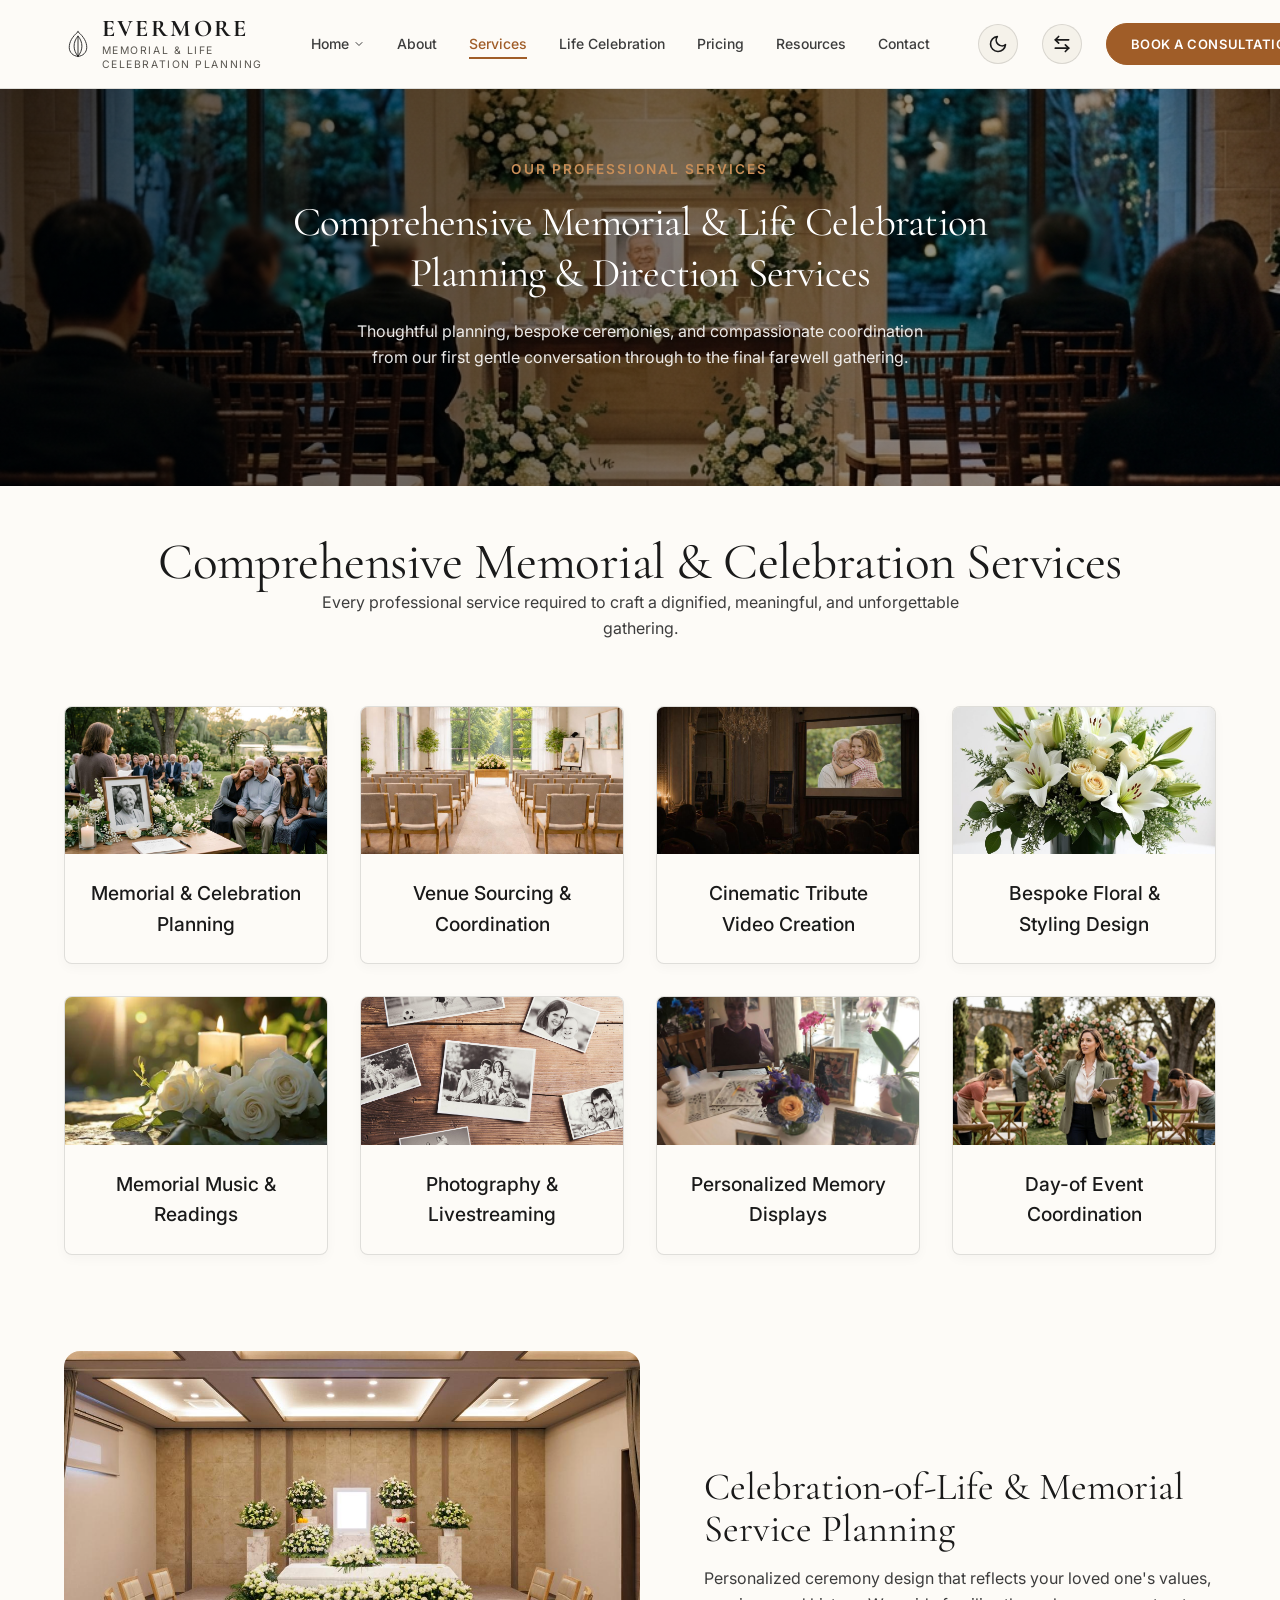
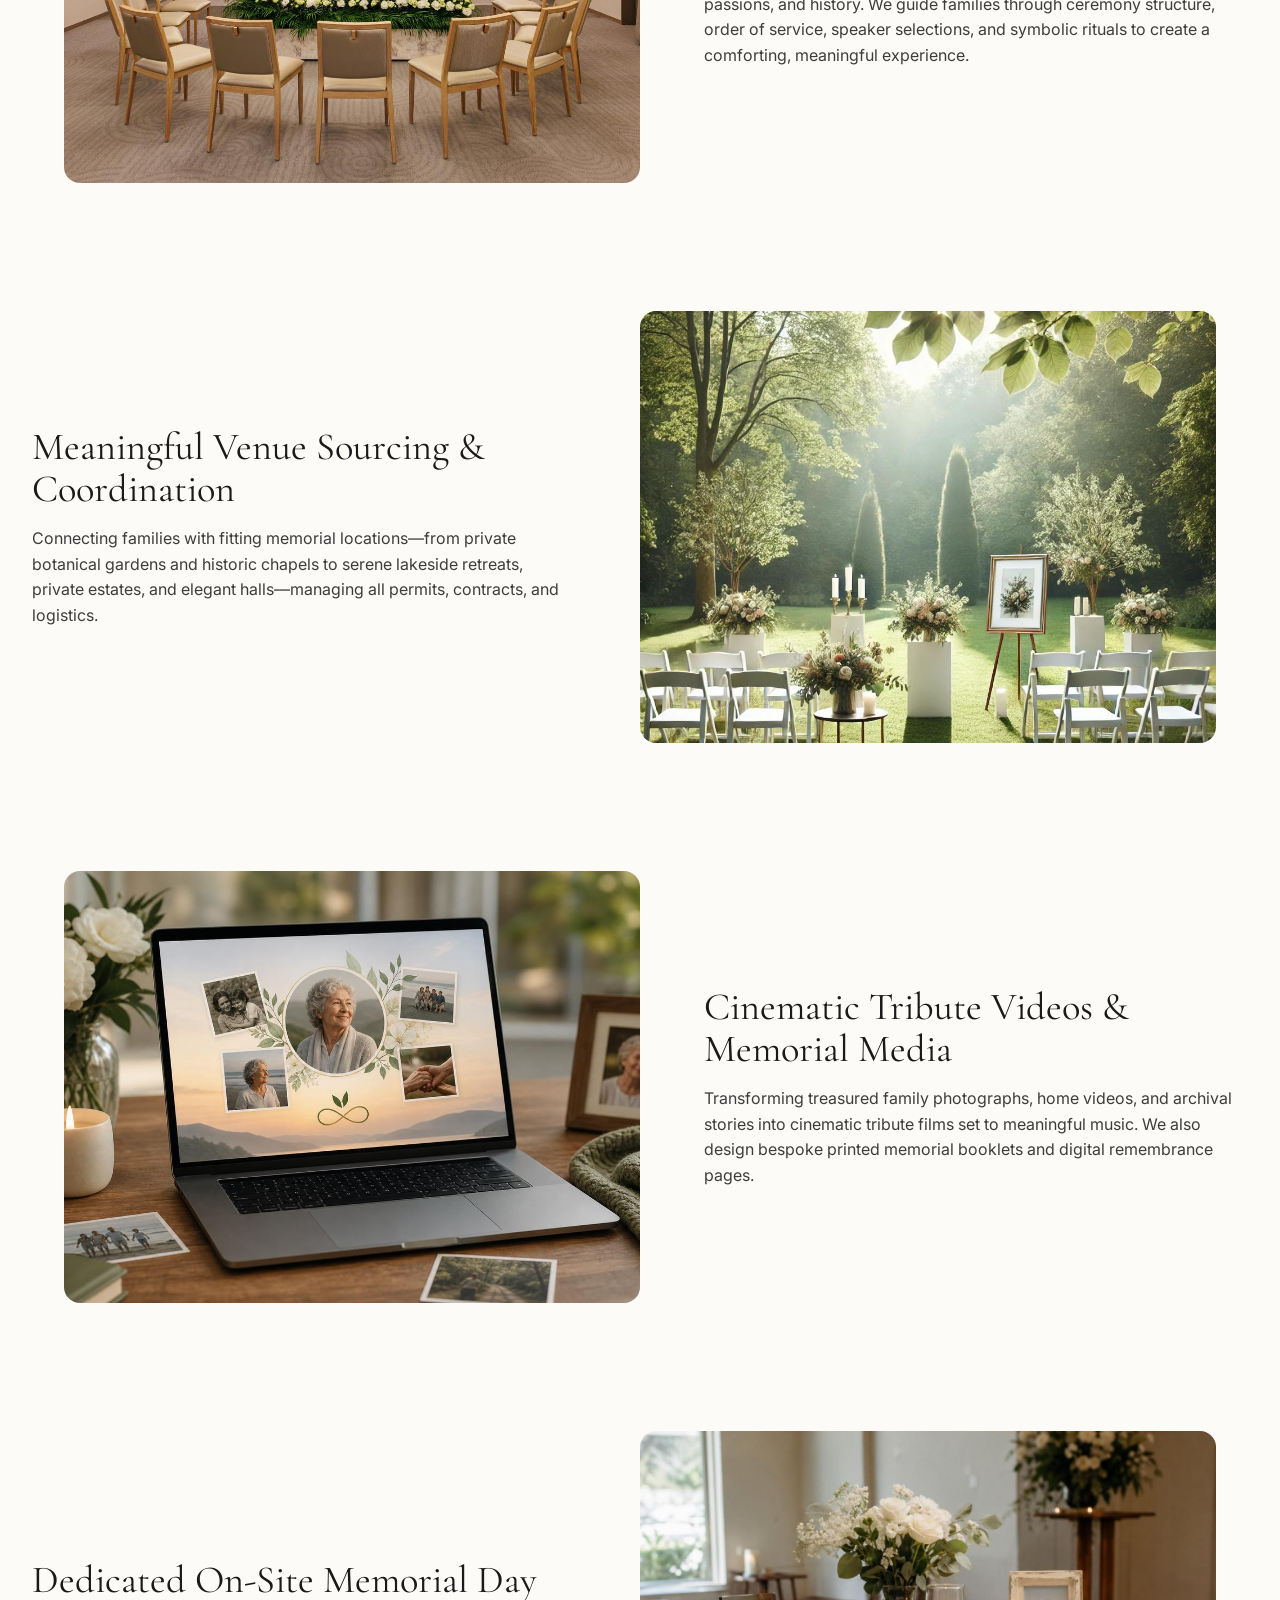
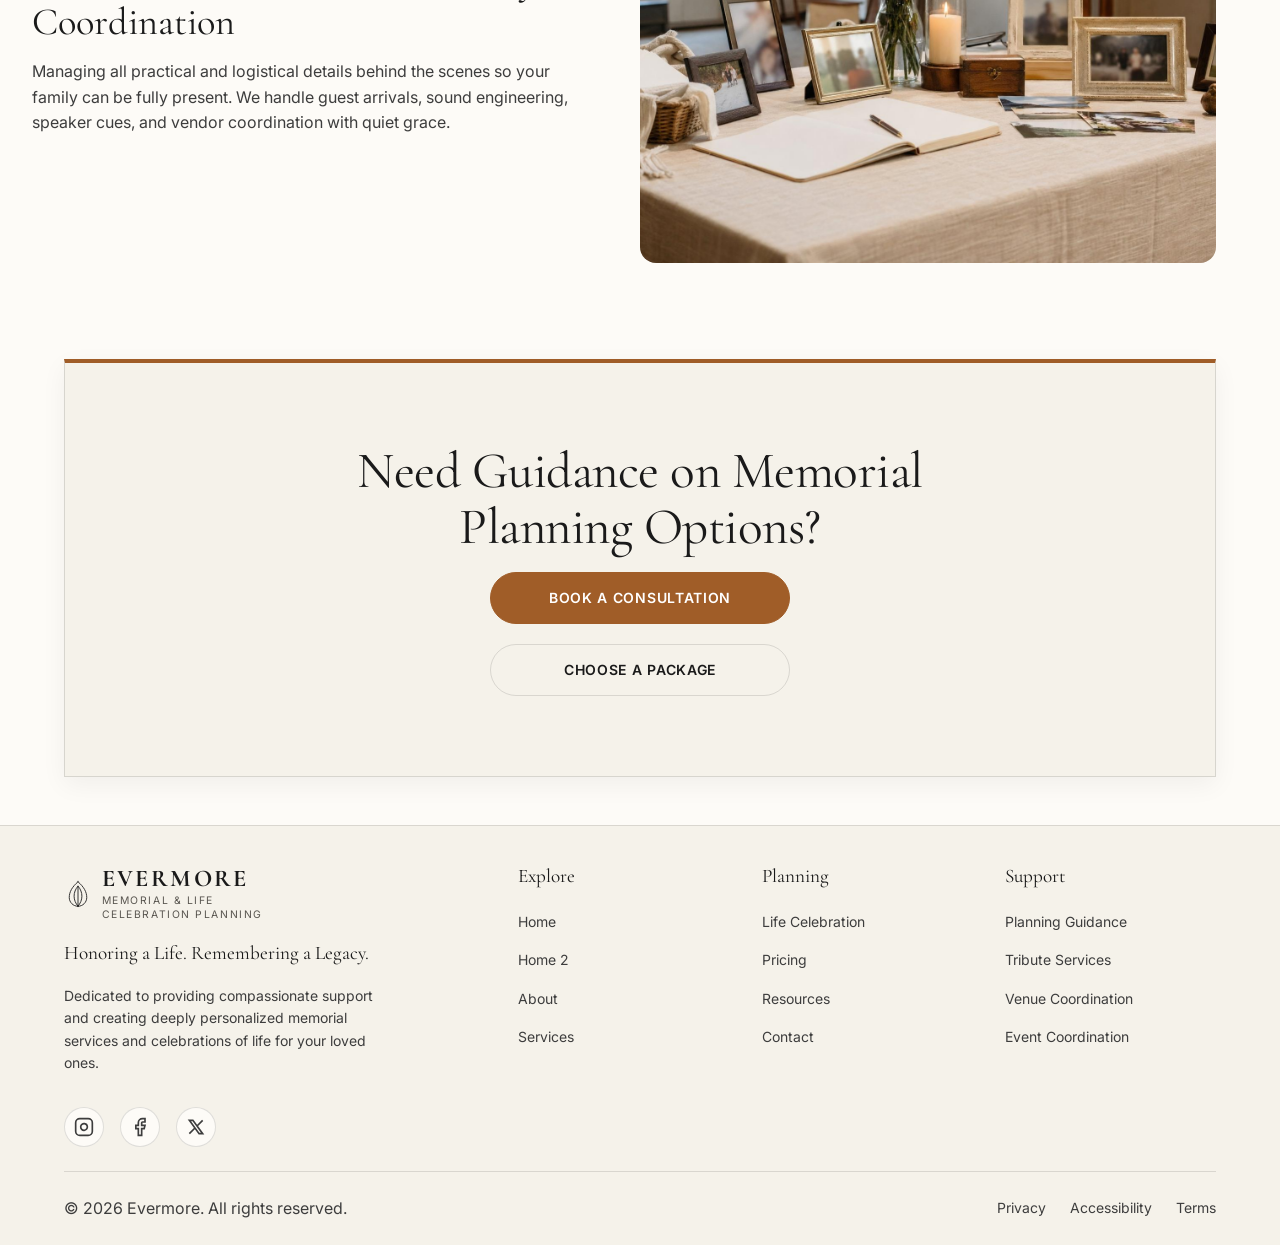
<file: services.html>
<!DOCTYPE html>
<html lang="en" dir="ltr">
<head>
  <meta charset="UTF-8">
  <meta name="viewport" content="width=device-width, initial-scale=1.0">
  <title>Services | Memorial & Life Celebration Planning Service</title>
  <link rel="icon" type="image/svg+xml" href="assets/images/logo.svg">
  <meta name="description" content="Explore our professional memorial and life celebration planning services, including venue coordination, tribute videos, floral styling, and on-site support.">
  <link rel="preconnect" href="https://fonts.googleapis.com">
  <link rel="preconnect" href="https://fonts.gstatic.com" crossorigin>
  <link href="https://fonts.googleapis.com/css2?family=Cormorant+Garamond:wght@400;500;600;700&family=Inter:wght@300;400;500;600&display=swap" rel="stylesheet">
  <link rel="stylesheet" href="assets/css/style.css">
  <style>
    .services-hero { position: relative; min-height: 52vh; overflow: hidden; display: flex; align-items: flex-end; padding: var(--space-xxl) 0; }
    .services-hero-img { position: absolute; top:0; left:0; width:100%; height:100%; object-fit: cover; z-index: 0; }
    .services-hero-overlay { position: absolute; top:0; left:0; width:100%; height:100%; background: linear-gradient(to top, rgba(0,0,0,0.8), rgba(0,0,0,0.2)); z-index: 1; }
    .services-hero-content, .hero .hero-content { position: relative; z-index: 2; color: #fff; max-width: 1060px; margin: 0 auto; }
    .services-hero-title { font-size: clamp(2rem, 3.2vw, 3.05rem) !important; line-height: 1.25 !important; }
    @media (min-width: 820px) {
      .hero-line-1 { white-space: nowrap; }
    }
    .service-nav { display: flex; gap: 2rem; border-top: 1px solid rgba(255,255,255,0.2); padding-top: 2rem; margin-top: 4rem; overflow-x: auto; scrollbar-width: none; }
    .service-nav::-webkit-scrollbar { display: none; }
    .service-nav a { color: rgba(255,255,255,0.7); text-decoration: none; font-size: var(--text-sm); white-space: nowrap; transition: color var(--transition-fast); }
    .service-nav a:hover { color: #fff; }
    
    .services-grid { display: grid; grid-template-columns: repeat(4, 1fr); gap: 2rem; margin-top: 4rem; }
    .service-card { background: var(--bg-primary); padding: 0 0 1.5rem 0; border: 1px solid var(--border-color); border-radius: var(--radius-md); text-align: center; display: flex; flex-direction: column; align-items: center; justify-content: flex-start; font-size: var(--text-md); font-weight: 500; transition: all var(--transition-normal); box-shadow: var(--shadow-sm); color: var(--text-primary); cursor: default; overflow: hidden; }
    .service-card img { width: 100%; aspect-ratio: 16/9; object-fit: cover; border-radius: 0 !important; margin-bottom: 1.5rem; display: block; }
    .service-card span { padding: 0 1.5rem; }
    .service-card:hover { transform: translateY(-5px); box-shadow: var(--shadow-md); border-color: var(--color-copper); }
    
    .service-detail-row { display: flex; gap: 4rem; align-items: center; margin-bottom: 8rem; }
    .service-detail-row:nth-child(even) { flex-direction: row-reverse; }
    .service-detail-row:last-child { margin-bottom: 0 !important; }
    .service-detail-img { width: 50%; flex: 0 0 calc(50% - 2rem); aspect-ratio: 4/3; object-fit: cover; border-radius: var(--radius-lg); }
    .service-detail-text { width: 50%; flex: 0 0 calc(50% - 2rem); }
    
    @media (max-width: 1024px) {
      .services-grid { grid-template-columns: 1fr 1fr; gap: 1.5rem; }
    }
    
    @media (max-width: 767px) {
      .services-grid { grid-template-columns: 1fr; gap: 1rem; }
      .service-card { padding: 0 0 1.5rem 0; font-size: 0.85rem; }
      .service-card span { padding: 0 1rem; }
      
      .service-detail-row { flex-direction: column !important; gap: 2rem; margin-bottom: 4rem; text-align: center; }
      .service-detail-img, .service-detail-text { width: 100%; flex: none; }
      .service-detail-text h3 { font-size: 2rem; }
      .service-detail-text p { font-size: 1.1rem; line-height: 1.7; margin: 0 auto; }
    }
  </style>
</head>
<body>
<!-- Navbar -->
<nav class="navbar">
  <div class="container nav-container">
    <div class="nav-brand">
      <a href="index.html" class="nav-brand-link">
        <svg class="site-logo" width="28" height="28" viewBox="0 0 64 64" fill="none" stroke="var(--text-primary)" stroke-width="2" stroke-linecap="round" stroke-linejoin="round"><path d="M32 4 C 18 16, 12 28, 12 40 C 12 51, 21 60, 32 60 C 43 60, 52 51, 52 40 C 52 28, 46 16, 32 4 Z"></path><path d="M32 60 C 20 46, 20 28, 32 14 C 44 28, 44 46, 32 60 Z"></path><path d="M32 14 L 32 60"></path></svg>
        <div class="nav-brand-text">
          <span class="nav-logo-text" style="font-family: var(--font-display); font-size: 1.5rem; font-weight: 700; letter-spacing: 0.1em; line-height: 1.1; color: var(--text-primary); white-space: nowrap;">EVERMORE</span>
          <span class="nav-descriptor" style="font-family: var(--font-body); font-size: 0.65rem; font-weight: 400; text-transform: uppercase; letter-spacing: 0.15em; color: var(--text-muted); line-height: 1.35; margin-top: 2px; display: block;"><span style="display: block; white-space: nowrap;">Memorial &amp; Life</span><span style="display: block; white-space: nowrap;">Celebration Planning</span></span>
        </div>
      </a>
    </div>
    
    <div class="nav-menu">
      <div class="dropdown">
        <a href="#" class="nav-link has-dropdown" aria-haspopup="true" aria-expanded="false">Home <svg width="12" height="12" viewBox="0 0 24 24" fill="none" stroke="currentColor" stroke-width="2" stroke-linecap="round" stroke-linejoin="round"><polyline points="6 9 12 15 18 9"></polyline></svg></a>
        <div class="dropdown-content">
          <a href="index.html" class="nav-link">Home 1</a>
          <a href="home-2.html" class="nav-link">Home 2</a>
        </div>
      </div>
      <a href="about.html" class="nav-link">About</a>
      <a href="services.html" class="nav-link active" aria-current="page">Services</a>
      <a href="life-celebration.html" class="nav-link">Life Celebration</a>
      <a href="pricing.html" class="nav-link">Pricing</a>
      <a href="resources.html" class="nav-link">Resources</a>
      <a href="contact.html" class="nav-link">Contact</a>
      </div>

    <div class="nav-actions" style="display: flex; align-items: center; gap: 1.5rem;">
      <button class="icon-btn theme-toggle" aria-label="Toggle Theme">
        <svg width="20" height="20" viewBox="0 0 24 24" fill="none" stroke="currentColor" stroke-width="2" stroke-linecap="round" stroke-linejoin="round"><path d="M21 12.79A9 9 0 1 1 11.21 3 7 7 0 0 0 21 12.79z"></path></svg>
      </button>
      <button class="icon-btn rtl-toggle" aria-label="Toggle RTL">
        <svg width="20" height="20" viewBox="0 0 24 24" fill="none" stroke="currentColor" stroke-width="2" stroke-linecap="round" stroke-linejoin="round"><path d="M8 3L4 7l4 4"/><path d="M4 7h16"/><path d="M16 21l4-4-4-4"/><path d="M20 17H4"/></svg>
      </button>
      <a href="#" class="btn btn-primary open-modal">Book a Consultation</a>
    </div>

    <div class="hamburger">
      <span></span>
      <span></span>
      <span></span>
    </div>
  </div>
</nav>

<div class="mobile-menu">
  <button class="mobile-close-btn" aria-label="Close Menu">
    <svg width="24" height="24" viewBox="0 0 24 24" fill="none" stroke="currentColor" stroke-width="2" stroke-linecap="round" stroke-linejoin="round"><line x1="18" y1="6" x2="6" y2="18"></line><line x1="6" y1="6" x2="18" y2="18"></line></svg>
  </button>
  <div class="mobile-nav-list">
      <a href="index.html" class="nav-link">Home 1</a>
      <a href="home-2.html" class="nav-link">Home 2</a>
      <a href="about.html" class="nav-link">About</a>
      <a href="services.html" class="nav-link active" aria-current="page">Services</a>
      <a href="life-celebration.html" class="nav-link">Life Celebration</a>
      <a href="pricing.html" class="nav-link">Pricing</a>
      <a href="resources.html" class="nav-link">Resources</a>
      <a href="contact.html" class="nav-link">Contact</a>
  </div>
  <div class="mobile-controls">
      <button id="theme-toggle" class="icon-btn" aria-label="Toggle Theme">
        <svg width="20" height="20" viewBox="0 0 24 24" fill="none" stroke="currentColor" stroke-width="2" stroke-linecap="round" stroke-linejoin="round"><path d="M21 12.79A9 9 0 1 1 11.21 3 7 7 0 0 0 21 12.79z"></path></svg>
      </button>
      <button id="rtl-toggle" class="icon-btn" aria-label="Toggle RTL">
        <svg width="20" height="20" viewBox="0 0 24 24" fill="none" stroke="currentColor" stroke-width="2" stroke-linecap="round" stroke-linejoin="round"><path d="M8 3L4 7l4 4"/><path d="M4 7h16"/><path d="M16 21l4-4-4-4"/><path d="M20 17H4"/></svg>
      </button>
  </div>
  
  <a href="#" class="btn btn-primary open-modal">Book a Consultation</a>
</div>

<section class="hero">
  <div class="hero-bg">
    <img src="assets/images/services_hero.jpg" alt="Memorial and Life Celebration Services">
  </div>
  <div class="hero-overlay"></div>
  <div class="container hero-content text-center" style="margin: 0 auto; max-width: 1060px;">
    <span class="hero-eyebrow reveal" style="color: var(--accent-light); letter-spacing: 0.15em; font-size: 0.85rem; font-weight: 600; text-transform: uppercase; margin-bottom: 1rem; display: inline-block;">OUR PROFESSIONAL SERVICES</span>
    <h1 class="reveal services-hero-title" style="margin-bottom: 1.25rem; color: #fff;"><span class="hero-line-1">Comprehensive Memorial &amp; Life Celebration</span><br class="desktop-br">Planning &amp; Direction Services</h1>
    <p class="reveal stagger-1" style="font-size: var(--text-base); max-width: 780px; margin: 0 auto; color: rgba(255,255,255,0.9); line-height: 1.6;">Thoughtful planning, bespoke ceremonies, and compassionate coordination<br class="desktop-br">from our first gentle conversation through to the final farewell gathering.</p>
  </div>
</section>

<section class="section">
  <div class="container text-center">
    <h2 class="reveal">Comprehensive Memorial &amp; Celebration Services</h2>
    <p class="reveal stagger-1" style="margin: 0 auto; max-width: 650px; color: var(--text-secondary);">Every professional service required to craft a dignified, meaningful, and unforgettable gathering.</p>
    
    <div class="services-grid reveal stagger-2">
      <div class="service-card">
        <img src="assets/images/image-5.png" alt="Celebration and Memorial Planning">
        <span>Memorial &amp; Celebration Planning</span>
      </div>
      <div class="service-card">
        <img src="assets/images/image-6.png" alt="Venue Sourcing and Coordination">
        <span>Venue Sourcing &amp; Coordination</span>
      </div>
      <div class="service-card">
        <img src="assets/images/image-7.png" alt="Cinematic Memorial Tribute Video Creation">
        <span>Cinematic Tribute Video Creation</span>
      </div>
      <div class="service-card">
        <img src="assets/images/image-15.png" alt="Bespoke Floral and Styling Design">
        <span>Bespoke Floral &amp; Styling Design</span>
      </div>
      <div class="service-card">
        <img src="assets/images/image-22.png" alt="Ceremonial Music and Readings">
        <span>Memorial Music &amp; Readings</span>
      </div>
      <div class="service-card">
        <img src="assets/images/image-17.png" alt="Photography and Livestreaming">
        <span>Photography &amp; Livestreaming</span>
      </div>
      <div class="service-card">
        <img src="assets/images/image-3.png" alt="Personalized Memory Displays">
        <span>Personalized Memory Displays</span>
      </div>
      <div class="service-card">
        <img src="assets/images/image-4.png" alt="Day-of Event Coordination">
        <span>Day-of Event Coordination</span>
      </div>
    </div>
  </div>
</section>

<section class="section">
  <div class="container">
    
    <div id="planning" class="service-detail-row reveal">
      <img src="assets/images/image-21.png" class="service-detail-img" alt="Celebration-of-Life Planning">
      <div class="service-detail-text">
        <h3 style="font-family: var(--font-display); margin-bottom: 1rem;">Celebration-of-Life &amp; Memorial Service Planning</h3>
        <p>Personalized ceremony design that reflects your loved one's values, passions, and history. We guide families through ceremony structure, order of service, speaker selections, and symbolic rituals to create a comforting, meaningful experience.</p>
      </div>
    </div>
    
    <div id="venue" class="service-detail-row reveal stagger-1">
      <img src="assets/images/image-14.png" class="service-detail-img" alt="Venue Sourcing and Coordination">
      <div class="service-detail-text">
        <h3 style="font-family: var(--font-display); margin-bottom: 1rem;">Meaningful Venue Sourcing &amp; Coordination</h3>
        <p>Connecting families with fitting memorial locations—from private botanical gardens and historic chapels to serene lakeside retreats, private estates, and elegant halls—managing all permits, contracts, and logistics.</p>
      </div>
    </div>
    
    <div id="tribute" class="service-detail-row reveal stagger-2">
      <img src="assets/images/image-16.png" class="service-detail-img" alt="Cinematic Tribute Videos and Memorial Media">
      <div class="service-detail-text">
        <h3 style="font-family: var(--font-display); margin-bottom: 1rem;">Cinematic Tribute Videos &amp; Memorial Media</h3>
        <p>Transforming treasured family photographs, home videos, and archival stories into cinematic tribute films set to meaningful music. We also design bespoke printed memorial booklets and digital remembrance pages.</p>
      </div>
    </div>
    
    <div id="day-of" class="service-detail-row reveal stagger-3">
      <img src="assets/images/image-26.png" class="service-detail-img" alt="On-Site Memorial Day Coordination">
      <div class="service-detail-text">
        <h3 style="font-family: var(--font-display); margin-bottom: 1rem;">Dedicated On-Site Memorial Day Coordination</h3>
        <p>Managing all practical and logistical details behind the scenes so your family can be fully present. We handle guest arrivals, sound engineering, speaker cues, and vendor coordination with quiet grace.</p>
      </div>
    </div>
    
  </div>
</section>

<section class="section">
  <div class="container reveal">
    <div style="background: var(--bg-secondary); border: 1px solid var(--border-color); border-radius: var(--radius-xl); border-top: 4px solid var(--accent-primary); padding: 5rem 2rem; text-align: center; box-shadow: var(--shadow-md); position: relative;">
      <div style="max-width: 600px; margin: 0 auto;">
        <h2 style="font-family: var(--font-display); font-size: var(--text-xxl); margin-bottom: 1rem; color: var(--text-primary);">Need Guidance on Memorial Planning Options?</h2>
        <div class="btn-group" style="max-width: 580px; margin: 0 auto;">
          <a href="#" class="btn btn-primary open-modal">Book a Consultation</a>
          <a href="pricing.html" class="btn btn-secondary">Choose a Package</a>
        </div>
      </div>
    </div>
  </div>
</section>

<footer class="footer">
  <div class="container">
    <div class="footer-grid">
      <div class="footer-brand">
        <a href="index.html" class="nav-brand-link" style="margin-bottom: 1rem;">
          <svg class="site-logo" width="28" height="28" viewBox="0 0 64 64" fill="none" stroke="var(--text-primary)" stroke-width="2" stroke-linecap="round" stroke-linejoin="round"><path d="M32 4 C 18 16, 12 28, 12 40 C 12 51, 21 60, 32 60 C 43 60, 52 51, 52 40 C 52 28, 46 16, 32 4 Z"></path><path d="M32 60 C 20 46, 20 28, 32 14 C 44 28, 44 46, 32 60 Z"></path><path d="M32 14 L 32 60"></path></svg>
          <div class="nav-brand-text">
          <span class="nav-logo-text" style="font-family: var(--font-display); font-size: 1.5rem; font-weight: 700; letter-spacing: 0.1em; line-height: 1.1; color: var(--text-primary); white-space: nowrap;">EVERMORE</span>
          <span class="nav-descriptor" style="font-family: var(--font-body); font-size: 0.65rem; font-weight: 400; text-transform: uppercase; letter-spacing: 0.15em; color: var(--text-muted); line-height: 1.35; margin-top: 2px; display: block;"><span style="display: block; white-space: nowrap;">Memorial &amp; Life</span><span style="display: block; white-space: nowrap;">Celebration Planning</span></span>
        </div>
        </a>
        <p style="font-family: var(--font-display); font-size: 1.2rem; color: var(--text-primary); margin-bottom: 1rem;">Honoring a Life. Remembering a Legacy.</p>
        <p style="font-size: var(--text-sm); color: var(--text-secondary); line-height: 1.6; margin-bottom: 1.5rem; max-width: 320px;">
          Dedicated to providing compassionate support and creating deeply personalized memorial services and celebrations of life for your loved ones.
        </p>
        <div class="social-links">
          <a href="#" class="social-link" aria-label="Instagram">
            <svg width="20" height="20" viewBox="0 0 24 24" fill="none" stroke="currentColor" stroke-width="2"><rect x="2" y="2" width="20" height="20" rx="5" ry="5"></rect><path d="M16 11.37A4 4 0 1 1 12.63 8 4 4 0 0 1 16 11.37z"></path><line x1="17.5" y1="6.5" x2="17.51" y2="6.5"></line></svg>
          </a>
          <a href="#" class="social-link" aria-label="Facebook">
            <svg width="20" height="20" viewBox="0 0 24 24" fill="none" stroke="currentColor" stroke-width="2"><path d="M18 2h-3a5 5 0 0 0-5 5v3H7v4h3v8h4v-8h3l1-4h-4V7a1 1 0 0 1 1-1h3z"></path></svg>
          </a>
          <a href="#" class="social-link" aria-label="Twitter">
            <svg width="20" height="20" viewBox="0 0 24 24" fill="none" stroke="currentColor" stroke-width="2"><path d="M4 4l11.733 16h4.267l-11.733 -16z"></path><path d="M4 20l6.768 -6.768m2.46 -2.46l6.772 -6.772"></path></svg>
          </a>
        </div>
      </div>
      
      <div class="footer-col">
        <h4>Explore</h4>
        <div class="footer-links">
          <a href="index.html" class="footer-link">Home</a>
          <a href="home-2.html" class="footer-link">Home 2</a>
          <a href="about.html" class="footer-link">About</a>
          <a href="services.html" class="footer-link">Services</a>
        </div>
      </div>
      
      <div class="footer-col">
        <h4>Planning</h4>
        <div class="footer-links">
          <a href="life-celebration.html" class="footer-link">Life Celebration</a>
          <a href="pricing.html" class="footer-link">Pricing</a>
          <a href="resources.html" class="footer-link">Resources</a>
          <a href="contact.html" class="footer-link">Contact</a>
        </div>
      </div>
      
      <div class="footer-col">
        <h4>Support</h4>
        <div class="footer-links">
          <a href="#" class="footer-link">Planning Guidance</a>
          <a href="#" class="footer-link">Tribute Services</a>
          <a href="#" class="footer-link">Venue Coordination</a>
          <a href="#" class="footer-link">Event Coordination</a>
        </div>
      </div>
    </div>
    
    <div class="footer-bottom">
      <p>&copy; 2026 Evermore. All rights reserved.</p>
      <div class="footer-legal">
        <a href="#" class="footer-link">Privacy</a>
        <a href="#" class="footer-link">Accessibility</a>
        <a href="#" class="footer-link">Terms</a>
      </div>
    </div>
  </div>
  <a href="#" class="back-to-top" aria-label="Back to Top">
    <svg width="24" height="24" viewBox="0 0 24 24" fill="none" stroke="currentColor" stroke-width="2" stroke-linecap="round" stroke-linejoin="round"><path d="M12 19V5M5 12l7-7 7 7"/></svg>
  </a>
</footer>

<div class="modal-overlay">
  <div class="modal-container">
    <button class="modal-close" aria-label="Close modal">
      <svg width="24" height="24" viewBox="0 0 24 24" fill="none" stroke="currentColor" stroke-width="2" stroke-linecap="round" stroke-linejoin="round"><line x1="18" y1="6" x2="6" y2="18"></line><line x1="6" y1="6" x2="18" y2="18"></line></svg>
    </button>
    <div class="modal-header">
      <h2 style="font-family: var(--font-display); margin-bottom: 0.5rem;">Begin Planning a Memorial or Celebration</h2>
      <p style="color: var(--text-secondary); font-size: var(--text-sm);">Tell us a little about your loved one and how we can assist, and our memorial planning team will reach out with compassionate guidance.</p>
    </div>
    <form class="modal-form">
      <div class="form-group">
        <label class="form-label" for="modal-name">Your Name</label>
        <input type="text" id="modal-name" class="form-control" required>
      </div>
      <div class="grid" style="grid-template-columns: 1fr 1fr; gap: 1rem; margin-bottom: 1.5rem;">
        <div>
          <label class="form-label" for="modal-email">Email</label>
          <input type="email" id="modal-email" class="form-control" required>
        </div>
        <div>
          <label class="form-label" for="modal-phone">Phone</label>
          <input type="tel" id="modal-phone" class="form-control">
        </div>
      </div>
      <div class="form-group">
        <label class="form-label" for="modal-service">What Can We Help With?</label>
        <select id="modal-service" class="form-control" required>
          <option value="">Select a planning service...</option>
          <option value="memorial-planning">Memorial Service Planning</option>
          <option value="life-celebration">Celebration of Life Design</option>
          <option value="tribute-creation">Tribute Video &amp; Media Creation</option>
          <option value="venue-coordination">Venue &amp; Vendor Coordination</option>
          <option value="day-of-coordination">Day-of Memorial Coordination</option>
          <option value="pre-planning">Advance Planning Guidance</option>
        </select>
      </div>
      <div class="form-group">
        <label class="form-label" for="modal-message">Message</label>
        <textarea id="modal-message" class="form-control" placeholder="Share as much or as little as you feel comfortable..."></textarea>
      </div>
      <button type="submit" class="btn btn-primary w-full" style="margin-top: 1rem;">Book a Consultation</button>
    </form>
  </div>
</div>

<script src="assets/js/main.js"></script>
</body>
</html>
</file>
<file: assets/css/style.css>
@import url('https://fonts.googleapis.com/css2?family=Cormorant+Garamond:wght@400;500;600;700&family=Inter:wght@300;400;500;600&display=swap');

/* EVERMORE - Premium Memorial & Life Celebration */
/* CSS Variables & Theme System */

:root {
  /* Color Palette - Light Mode */
  --color-ivory: #FDFBF7;
  --color-cream: #F5F2EA;
  --color-taupe: #E5DFD3;
  --color-charcoal: #2A2A2A;
  --color-black: #1A1A1A;
  --color-copper: #A05D28;
  --color-copper-muted: #C88E58;
  --color-sage: #5E7A5A;
  --color-terracotta: #9B5338;

  /* Semantic Colors */
  --bg-primary: var(--color-ivory);
  --bg-secondary: var(--color-cream);
  --bg-tertiary: var(--color-taupe);
  --bg-overlay: rgba(253, 251, 247, 0.88);

  --text-primary: var(--color-black);
  --text-secondary: #3D3D3D;
  --text-muted: #595650;

  --accent-primary: var(--color-copper);
  --accent-hover: #864B1D;
  --accent-light: var(--color-copper-muted);

  --border-color: rgba(42, 42, 42, 0.14);

  /* Typography */
  --font-display: 'Cormorant Garamond', serif;
  --font-body: 'Inter', sans-serif;

  /* Fluid Spacing */
  --space-xs: clamp(0.25rem, 1vw, 0.5rem);
  --space-sm: clamp(0.5rem, 1.5vw, 1rem);
  --space-md: clamp(1rem, 2vw, 1.5rem);
  --space-lg: clamp(1.5rem, 3vw, 2rem);
  --space-xl: clamp(2rem, 4vw, 2.5rem);
  --space-xxl: clamp(2.5rem, 5vw, 3rem);

  /* Fluid Typography */
  --text-xs: clamp(0.75rem, 0.8vw, 0.875rem);
  --text-sm: clamp(0.875rem, 1vw, 1rem);
  --text-base: clamp(1rem, 1.2vw, 1.125rem);
  --text-md: clamp(1.125rem, 1.5vw, 1.35rem);
  --text-lg: clamp(1.5rem, 2vw, 1.75rem);
  --text-xl: clamp(2rem, 3vw, 2.5rem);
  --text-xxl: clamp(2.5rem, 4vw, 3.5rem);
  --text-hero: clamp(3rem, 6vw, 5.5rem);

  /* Layout */
  --container-width: 1400px;
  --container-padding: clamp(1.5rem, 5vw, 4rem);
  --radius-sm: 4px;
  --radius-md: 8px;
  --radius-lg: 16px;
  --radius-full: 9999px;

  /* Shadows & Depth */
  --shadow-sm: 0 4px 12px rgba(0, 0, 0, 0.03);
  --shadow-md: 0 8px 24px rgba(0, 0, 0, 0.05);
  --shadow-lg: 0 20px 40px rgba(0, 0, 0, 0.08);
  --shadow-modal: 0 30px 60px rgba(0, 0, 0, 0.12);

  /* Transitions */
  --transition-fast: 200ms ease;
  --transition-normal: 400ms cubic-bezier(0.25, 1, 0.5, 1);
  --transition-slow: 800ms cubic-bezier(0.25, 1, 0.5, 1);
}

[data-theme="dark"] {
  --bg-primary: #121212;
  --bg-secondary: #1E1E1E;
  --bg-tertiary: #2A2A2A;
  --bg-overlay: rgba(18, 18, 18, 0.88);

  --text-primary: #F5F2EA;
  --text-secondary: #D4D0C8;
  --text-muted: #A09D95;

  --accent-primary: #D4A373;
  --accent-hover: #E3B991;
  --accent-light: #E8C19D;

  --border-color: rgba(245, 242, 234, 0.16);

  --shadow-sm: 0 4px 12px rgba(0, 0, 0, 0.25);
  --shadow-md: 0 8px 24px rgba(0, 0, 0, 0.35);
  --shadow-lg: 0 20px 40px rgba(0, 0, 0, 0.45);
  --shadow-modal: 0 30px 60px rgba(0, 0, 0, 0.7);
}

/* Reset & Base Styles */
*,
*::before,
*::after {
  box-sizing: border-box;
  margin: 0;
  padding: 0;
}

html {
  font-family: var(--font-body);
  font-size: 16px;
  scroll-behavior: smooth;
  background-color: var(--bg-primary);
  color: var(--text-primary);
  transition: background-color var(--transition-normal), color var(--transition-normal);
}

body {
  line-height: 1.6;
  -webkit-font-smoothing: antialiased;
  -moz-osx-font-smoothing: grayscale;
  overflow-x: hidden;
}

/* Typography Base */
h1,
h2,
h3,
h4,
h5,
h6 {
  font-family: var(--font-display);
  font-weight: 400;
  line-height: 1.1;
  color: var(--text-primary);
}

h1 {
  font-size: var(--text-hero);
  letter-spacing: -0.02em;
}

h2 {
  font-size: var(--text-xxl);
  letter-spacing: -0.01em;
}

h3 {
  font-size: var(--text-xl);
}

h4 {
  font-size: var(--text-lg);
}

p {
  color: var(--text-secondary);
  font-size: var(--text-base);
  max-width: 65ch;
}

a {
  color: inherit;
  text-decoration: none;
  transition: color var(--transition-fast);
}

img,
picture,
video {
  max-width: 100%;
  display: block;
}

ul,
ol {
  list-style: none;
}

button,
input,
textarea,
select {
  font: inherit;
  color: inherit;
  border: none;
  background: none;
}

button {
  cursor: pointer;
}

:focus-visible {
  outline: 2px solid var(--accent-primary);
  outline-offset: 3px;
}

/* Layout Utilities */
.container {
  max-width: var(--container-width);
  margin: 0 auto;
  padding: 0 var(--container-padding);
}

.grid {
  display: grid;
  gap: var(--space-md);
}

.flex {
  display: flex;
}

.flex-col {
  flex-direction: column;
}

.items-center {
  align-items: center;
}

.justify-center {
  justify-content: center;
}

.justify-between {
  justify-content: space-between;
}

.text-center {
  text-align: center;
}

.w-full {
  width: 100%;
}

.h-screen {
  height: 100vh;
}

/* RTL Support */
[dir="rtl"] {
  text-align: right;
}

[dir="rtl"] .text-center {
  text-align: center;
}

[dir="rtl"] .margin-left-auto {
  margin-right: auto;
  margin-left: 0;
}

/* UI Components */

/* Buttons */
.btn {
  display: inline-flex;
  align-items: center;
  justify-content: center;
  text-align: center;
  vertical-align: middle;
  min-height: 48px;
  padding: 0.85rem 2rem;
  border-radius: var(--radius-full);
  font-size: var(--text-sm);
  font-weight: 600;
  letter-spacing: 0.05em;
  line-height: 1.25;
  text-transform: uppercase;
  transition: all var(--transition-normal);
  position: relative;
  overflow: hidden;
  white-space: nowrap;
  text-decoration: none;
  cursor: pointer;
  border: 1.5px solid transparent;
  box-sizing: border-box;
  gap: 0.5rem;
}

.btn svg {
  width: 16px;
  height: 16px;
  flex-shrink: 0;
  transition: transform var(--transition-fast);
}

.btn:hover svg {
  transform: translateX(3px);
}

[dir="rtl"] .btn:hover svg {
  transform: translateX(-3px);
}

/* Sizing Variants */
.btn-sm {
  min-height: 40px;
  padding: 0.5rem 1.4rem;
  font-size: 0.8125rem;
  letter-spacing: 0.04em;
}

.btn-lg {
  min-height: 54px;
  padding: 1.05rem 2.5rem;
  font-size: 0.95rem;
  letter-spacing: 0.06em;
}

.btn-block,
.w-full {
  width: 100% !important;
  display: flex !important;
  justify-content: center !important;
}

.btn-primary {
  background-color: var(--color-copper);
  color: #ffffff;
  border-color: var(--color-copper);
}

.btn-primary:hover {
  background-color: var(--accent-hover);
  border-color: var(--accent-hover);
  color: #ffffff;
  transform: translateY(-2px);
  box-shadow: 0 6px 20px rgba(184, 115, 51, 0.35);
}

.btn-secondary {
  background-color: transparent;
  color: var(--text-primary);
  border: 1.5px solid var(--border-color);
}

.btn-secondary:hover {
  background-color: var(--bg-tertiary);
  border-color: var(--accent-primary);
  color: var(--accent-primary);
  transform: translateY(-2px);
}

.btn-outline {
  background-color: transparent;
  color: var(--accent-primary);
  border: 1.5px solid var(--accent-primary);
}

.btn-outline:hover {
  background-color: var(--color-copper);
  border-color: var(--color-copper);
  color: #ffffff;
  transform: translateY(-2px);
}

[data-theme="dark"] .btn-primary {
  background-color: var(--color-copper);
  border-color: var(--color-copper);
  color: #ffffff;
}

[data-theme="dark"] .btn-primary:hover {
  background-color: var(--accent-hover);
  border-color: var(--accent-hover);
  color: #ffffff;
  box-shadow: 0 6px 20px rgba(212, 163, 115, 0.3);
}

[data-theme="dark"] .btn-secondary {
  color: var(--text-primary);
  border-color: rgba(245, 242, 234, 0.25);
  background-color: transparent;
}

[data-theme="dark"] .btn-secondary:hover {
  background-color: var(--bg-tertiary);
  border-color: var(--accent-primary);
  color: var(--accent-primary);
}

[data-theme="dark"] .btn-outline {
  color: var(--accent-primary);
  border-color: var(--accent-primary);
  background-color: transparent;
}

[data-theme="dark"] .btn-outline:hover {
  background-color: var(--color-copper);
  border-color: var(--color-copper);
  color: #ffffff;
}

/* Hero & Dark Section Button Styles */
.hero .btn-secondary,
.hero-home .btn-secondary,
.section-dark .btn-secondary {
  border-color: rgba(255, 255, 255, 0.45);
  color: #ffffff;
  background-color: rgba(255, 255, 255, 0.08);
  backdrop-filter: blur(4px);
  -webkit-backdrop-filter: blur(4px);
}

.hero .btn-secondary:hover,
.hero-home .btn-secondary:hover,
.section-dark .btn-secondary:hover {
  border-color: var(--color-copper);
  background-color: var(--color-copper);
  color: #ffffff;
  transform: translateY(-2px);
  box-shadow: 0 6px 20px rgba(184, 115, 51, 0.35);
}

/* Button Groups */
.btn-group {
  display: flex;
  flex-direction: row;
  justify-content: center;
  align-items: center;
  gap: 1.25rem;
  width: 100%;
  max-width: 640px !important;
  flex-wrap: wrap;
}

.btn-group .btn {
  flex: 0 0 300px;
  width: 300px;
  max-width: 100%;
  min-height: 52px;
  padding: 0.85rem 1.25rem;
  display: inline-flex;
  align-items: center;
  justify-content: center;
  text-align: center;
  box-sizing: border-box;
}

@media (max-width: 768px) {
  .btn-group {
    flex-direction: column;
    align-items: center;
    gap: 0.875rem;
    width: 100%;
  }

  .btn-group .btn {
    flex: 0 0 auto;
    width: 300px;
    max-width: 100%;
    min-height: 52px;
  }
}

@media (max-width: 320px) {
  .btn-group .btn {
    width: 100%;
  }
}

/* Navbar */
.navbar {
  position: fixed;
  top: 0;
  left: 0;
  width: 100%;
  z-index: 100;
  padding: var(--space-sm) 0;
  transition: all var(--transition-normal);
  background-color: var(--bg-primary);
  border-bottom: 1px solid var(--border-color);
}

.navbar.scrolled {
  padding: 1rem 0;
  box-shadow: var(--shadow-sm);
}

.nav-container {
  display: flex;
  justify-content: space-between;
  align-items: center;
  gap: 3rem;
}

.nav-brand {
  display: flex;
  align-items: center;
  z-index: 101;
}

.nav-brand-link {
  display: inline-flex;
  align-items: center;
  gap: 0.6rem;
  text-decoration: none;
  color: inherit;
}

.site-logo {
  flex-shrink: 0;
}

.nav-brand-text {
  display: flex;
  flex-direction: column;
  text-align: left;
}

.nav-logo-text {
  font-family: var(--font-display);
  font-size: 1.5rem;
  font-weight: 600;
  letter-spacing: 0.1em;
  line-height: 1.1;
  color: var(--text-primary);
  white-space: nowrap;
}

.nav-descriptor {
  font-family: var(--font-body);
  font-size: 0.65rem;
  font-weight: 400;
  text-transform: uppercase;
  letter-spacing: 0.15em;
  color: var(--text-muted);
  line-height: 1.35;
  margin-top: 2px;
  display: block;
}

.nav-descriptor span {
  display: block;
  white-space: nowrap;
}

/* Fallback if nav-descriptor is placed directly in brand */
.nav-brand > .nav-descriptor,
.footer-brand > .nav-descriptor {
  margin-left: calc(28px + 0.6rem);
}

.nav-menu {
  display: flex;
  gap: 2rem;
  align-items: center;
}

.nav-link {
  font-size: var(--text-sm);
  font-weight: 500;
  color: var(--text-secondary);
  position: relative;
  white-space: nowrap;
}

.dropdown {
  position: relative;
  display: inline-block;
}

.dropdown-content {
  display: none;
  position: absolute;
  background-color: var(--bg-primary);
  min-width: 160px;
  box-shadow: var(--shadow-md);
  z-index: 10;
  border: 1px solid var(--border-color);
  border-radius: var(--radius-md);
  top: 100%;
  left: 0;
  flex-direction: column;
  overflow: hidden;
}

[dir="rtl"] .dropdown-content {
  left: auto;
  right: 0;
}

.dropdown:hover .dropdown-content,
.dropdown:focus-within .dropdown-content {
  display: flex;
}

.dropdown-content .nav-link {
  padding: 0.75rem 1.25rem;
  color: var(--text-primary);
}

.dropdown-content .nav-link::after {
  display: none;
}

.dropdown-content .nav-link:hover,
.dropdown-content .nav-link.active {
  background-color: var(--bg-secondary);
  color: var(--accent-primary);
}

[data-theme="dark"] .dropdown-content {
  background-color: var(--bg-secondary);
  border-color: rgba(245, 242, 234, 0.18);
}

[data-theme="dark"] .dropdown-content .nav-link:hover,
[data-theme="dark"] .dropdown-content .nav-link.active {
  background-color: var(--bg-tertiary);
  color: var(--accent-primary);
}

.nav-link.has-dropdown {
  display: flex;
  align-items: center;
  gap: 0.25rem;
}

.nav-link::after {
  content: '';
  position: absolute;
  bottom: -4px;
  left: 0;
  width: 0;
  height: 2px;
  background-color: var(--accent-primary);
  transition: width var(--transition-fast);
}

[dir="rtl"] .nav-link::after {
  left: auto;
  right: 0;
}

.nav-link:hover,
.nav-link.active {
  color: var(--accent-primary);
}

.nav-link:hover::after,
.nav-link.active::after {
  width: 100%;
}

.nav-actions {
  display: flex;
  align-items: center;
  gap: 1.5rem;
}

.nav-actions .btn {
  min-height: 42px;
  padding: 0.6rem 1.5rem;
  font-size: 0.8125rem;
  letter-spacing: 0.04em;
}

.icon-btn {
  width: 40px;
  height: 40px;
  border-radius: 50%;
  display: flex;
  align-items: center;
  justify-content: center;
  background-color: var(--bg-secondary);
  color: var(--text-primary);
  transition: all var(--transition-fast);
  border: 1px solid var(--border-color);
  cursor: pointer;
}

.icon-btn svg {
  stroke: currentColor;
}

.icon-btn:hover {
  background-color: var(--bg-tertiary);
  border-color: var(--accent-primary);
  color: var(--accent-primary);
  transform: scale(1.05);
}

[data-theme="dark"] .icon-btn {
  background-color: var(--bg-secondary);
  border-color: rgba(245, 242, 234, 0.2);
  color: var(--text-primary);
}

[data-theme="dark"] .icon-btn:hover {
  background-color: var(--bg-tertiary);
  border-color: var(--accent-primary);
  color: var(--accent-primary);
}

.hamburger {
  display: none;
  flex-direction: column;
  justify-content: space-between;
  width: 30px;
  height: 20px;
  cursor: pointer;
  z-index: 101;
}

.hamburger span {
  display: block;
  width: 100%;
  height: 2px;
  background-color: var(--text-primary);
  transition: all var(--transition-normal);
}

/* Mobile Menu */
.mobile-menu {
  position: fixed;
  top: 0;
  right: -100%;
  width: 100%;
  max-width: 450px;
  height: 100vh;
  height: 100dvh; /* Use dynamic viewport height if supported */
  background-color: var(--bg-primary);
  z-index: 100;
  padding: 6rem 2rem 8rem; /* Increased bottom padding to avoid cut-off */
  display: flex;
  flex-direction: column;
  transition: right var(--transition-normal);
  box-shadow: -10px 0 30px rgba(0, 0, 0, 0.05);
  overflow-y: auto;
}

.mobile-close-btn {
  position: absolute;
  top: 2rem;
  right: 2rem;
  background: none;
  border: none;
  color: var(--text-primary);
  cursor: pointer;
  padding: 0.5rem;
  display: flex;
  align-items: center;
  justify-content: center;
  transition: color var(--transition-fast);
}

[dir="rtl"] .mobile-close-btn {
  right: auto;
  left: 2rem;
}

.mobile-close-btn:hover {
  color: var(--color-copper);
}

[dir="rtl"] .mobile-menu {
  right: auto;
  left: -100%;
  box-shadow: 10px 0 30px rgba(0, 0, 0, 0.05);
  transition: left var(--transition-normal);
}

.mobile-menu.active {
  right: 0;
}

[dir="rtl"] .mobile-menu.active {
  left: 0;
}

.mobile-nav-list {
  display: flex;
  flex-direction: column;
  gap: 1.5rem;
  margin-bottom: 0;
}

.mobile-nav-list .nav-link {
  font-size: var(--text-lg);
  font-family: var(--font-display);
  text-align: center;
}

.mobile-controls {
  display: flex !important;
  justify-content: center !important;
  align-items: center !important;
  gap: 2rem !important;
  margin: 1rem auto 3rem auto !important;
  padding-top: 2rem !important;
  border-top: 1px solid var(--border-color) !important;
  width: 100% !important;
}

/* Hero Section Base (Inner Pages: About to Contact) */
.hero {
  position: relative;
  min-height: 52vh;
  display: flex;
  align-items: center;
  justify-content: center;
  padding: 6.5rem 1.5rem 4rem 1.5rem;
  overflow: hidden;
}

@media (min-width: 992px) {
  .hero {
    min-height: 54vh;
    padding: 7rem 2rem 4.5rem 2rem;
  }
}

.hero-bg {
  position: absolute;
  top: 0;
  left: 0;
  width: 100%;
  height: 100%;
  z-index: 0;
}

.hero-bg img {
  width: 100%;
  height: 100%;
  object-fit: cover;
  object-position: center;
}

.hero-overlay {
  position: absolute;
  top: 0;
  left: 0;
  width: 100%;
  height: 100%;
  background: linear-gradient(to right, rgba(0, 0, 0, 0.65) 0%, rgba(0, 0, 0, 0.35) 100%);
  z-index: 1;
}

[dir="rtl"] .hero-overlay {
  background: linear-gradient(to left, rgba(0, 0, 0, 0.65) 0%, rgba(0, 0, 0, 0.35) 100%);
}

.hero-content {
  position: relative;
  z-index: 2;
  color: #fff;
  /* Force white for dark overlays */
  max-width: 860px;
}

.hero-content h1 {
  color: #fff;
  font-family: var(--font-display);
  font-size: clamp(2.1rem, 3.8vw, 3.1rem);
  line-height: 1.25;
  margin-bottom: 1.25rem;
}

.hero-content p {
  color: rgba(255, 255, 255, 0.9);
  font-size: clamp(0.95rem, 1.2vw, 1.125rem);
  line-height: 1.6;
}

.desktop-br {
  display: inline;
}

@media (max-width: 768px) {
  .desktop-br {
    display: none;
  }
}

.eyebrow {
  display: block;
  font-size: var(--text-sm);
  text-transform: uppercase;
  letter-spacing: 0.15em;
  margin-bottom: 1.5rem;
  font-weight: 500;
  color: var(--accent-primary);
}

.hero .eyebrow {
  color: var(--color-copper-muted);
}

/* Standard Sections */
.section {
  padding: var(--space-xxl) 0;
  position: relative;
}

.section-alt {
  background-color: var(--bg-secondary);
}

.section-dark {
  background-color: var(--color-charcoal);
  color: var(--color-ivory);
}

.section-dark h1,
.section-dark h2,
.section-dark h3,
.section-dark h4 {
  color: var(--color-ivory) !important;
}

.section-dark p,
.section-dark .accordion-inner {
  color: rgba(253, 251, 247, 0.9) !important;
  opacity: 1;
}

.section-dark .accordion-item {
  border-bottom: 1px solid rgba(253, 251, 247, 0.18);
}

.section-dark .accordion-title {
  color: var(--color-ivory);
}

.section-dark .accordion-num {
  color: var(--color-copper-muted);
  font-weight: 600;
}

.section-dark .accordion-icon {
  color: var(--color-copper-muted);
  stroke: var(--color-copper-muted);
}

/* Cards & Layouts */
.editorial-grid {
  display: grid;
  grid-template-columns: repeat(12, 1fr);
  gap: var(--space-md);
  align-items: center;
}

.card {
  background-color: var(--bg-primary);
  border-radius: var(--radius-lg);
  padding: var(--space-lg);
  border: 1px solid var(--border-color);
  transition: all var(--transition-normal);
  height: 100%;
}

.card:hover {
  transform: translateY(-5px);
  box-shadow: var(--shadow-lg);
  border-color: var(--accent-primary);
}

[data-theme="dark"] .card {
  background-color: var(--bg-secondary);
  border-color: rgba(245, 242, 234, 0.16);
}

.image-card {
  position: relative;
  border-radius: var(--radius-lg);
  overflow: hidden;
  aspect-ratio: 3/4;
  border: 1px solid var(--border-color);
}

.image-card img {
  width: 100%;
  height: 100%;
  object-fit: cover;
  transition: transform var(--transition-slow);
}

.image-card:hover img {
  transform: scale(1.05);
}

/* Forms */
.form-group {
  margin-bottom: 1.5rem;
  position: relative;
}

.form-label {
  display: block;
  font-size: var(--text-sm);
  margin-bottom: 0.5rem;
  color: var(--text-primary);
  font-weight: 500;
}

.form-control {
  width: 100%;
  padding: 1rem 1.25rem;
  border: 1px solid var(--border-color);
  border-radius: var(--radius-md);
  background-color: var(--bg-primary);
  color: var(--text-primary);
  transition: all var(--transition-fast);
}

.form-control::placeholder {
  color: var(--text-muted);
  opacity: 0.85;
}

.form-control:focus {
  outline: none;
  border-color: var(--accent-primary);
  box-shadow: 0 0 0 3px rgba(184, 115, 51, 0.18);
}

[data-theme="dark"] .form-control {
  background-color: var(--bg-secondary);
  border-color: rgba(245, 242, 234, 0.2);
  color: var(--text-primary);
}

[data-theme="dark"] .form-control:focus {
  border-color: var(--accent-primary);
  box-shadow: 0 0 0 3px rgba(212, 163, 115, 0.25);
}

select.form-control {
  appearance: none;
  -webkit-appearance: none;
  background-image: url("data:image/svg+xml,%3Csvg xmlns='http://www.w3.org/2000/svg' width='16' height='16' viewBox='0 0 24 24' fill='none' stroke='%23B87333' stroke-width='2' stroke-linecap='round' stroke-linejoin='round'%3E%3Cpolyline points='6 9 12 15 18 9'%3E%3C/polyline%3E%3C/svg%3E");
  background-repeat: no-repeat;
  background-position: right 1.25rem center;
  background-size: 16px;
  padding-right: 2.75rem;
  cursor: pointer;
}

[data-theme="dark"] select.form-control {
  background-image: url("data:image/svg+xml,%3Csvg xmlns='http://www.w3.org/2000/svg' width='16' height='16' viewBox='0 0 24 24' fill='none' stroke='%23D4A373' stroke-width='2' stroke-linecap='round' stroke-linejoin='round'%3E%3Cpolyline points='6 9 12 15 18 9'%3E%3C/polyline%3E%3C/svg%3E");
}

[dir="rtl"] select.form-control {
  background-position: left 1.25rem center;
  padding-right: 1.25rem;
  padding-left: 2.75rem;
}

select.form-control option {
  background-color: var(--bg-primary);
  color: var(--text-primary);
}

[data-theme="dark"] select.form-control option {
  background-color: var(--bg-secondary);
  color: var(--text-primary);
}

textarea.form-control {
  min-height: 120px;
  resize: vertical;
}

.form-success-message {
  animation: formFadeIn 0.4s ease forwards;
}

@keyframes formFadeIn {
  from {
    opacity: 0;
    transform: translateY(10px);
  }
  to {
    opacity: 1;
    transform: translateY(0);
  }
}

/* Modal System */
.modal-overlay {
  position: fixed;
  top: 0;
  left: 0;
  width: 100%;
  height: 100%;
  background-color: rgba(0, 0, 0, 0.5);
  backdrop-filter: blur(8px);
  z-index: 1000;
  display: flex;
  align-items: center;
  justify-content: center;
  opacity: 0;
  visibility: hidden;
  transition: all var(--transition-normal);
}

.modal-overlay.active {
  opacity: 1;
  visibility: visible;
}

.modal-container {
  background-color: var(--bg-primary);
  width: 90%;
  max-width: 600px;
  border-radius: var(--radius-lg);
  padding: var(--space-lg);
  position: relative;
  transform: translateY(20px) scale(0.95);
  opacity: 0;
  transition: all var(--transition-normal);
  box-shadow: var(--shadow-modal);
  border: 1px solid var(--border-color);
  max-height: 90vh;
  overflow-y: auto;
}

[data-theme="dark"] .modal-container {
  background-color: var(--bg-primary);
  border-color: rgba(245, 242, 234, 0.2);
}

.modal-overlay.active .modal-container {
  transform: translateY(0) scale(1);
  opacity: 1;
}

.modal-close {
  position: absolute;
  top: 1.5rem;
  right: 1.5rem;
  width: 40px;
  height: 40px;
  border-radius: 50%;
  display: flex;
  align-items: center;
  justify-content: center;
  background-color: var(--bg-secondary);
  color: var(--text-primary);
  border: 1px solid var(--border-color);
  cursor: pointer;
  transition: all var(--transition-fast);
}

.modal-close svg {
  stroke: currentColor;
}

[dir="rtl"] .modal-close {
  right: auto;
  left: 1.5rem;
}

.modal-close:hover {
  background-color: var(--bg-tertiary);
  border-color: var(--accent-primary);
  color: var(--accent-primary);
  transform: rotate(90deg);
}

.modal-header {
  margin-bottom: 2rem;
  text-align: center;
  padding: 0 3rem;
}

/* Footer */
.footer {
  background-color: var(--bg-secondary);
  padding: var(--space-xl) 0 var(--space-md);
  border-top: 1px solid var(--border-color);
}

.footer-grid {
  display: grid;
  grid-template-columns: 2fr 1fr 1fr 1fr;
  gap: var(--space-lg);
  margin-bottom: var(--space-md);
}

.footer-brand h3 {
  font-family: var(--font-display);
  letter-spacing: 0.1em;
  margin-bottom: 0.5rem;
  color: var(--text-primary);
}

.footer-col h4 {
  font-size: var(--text-md);
  margin-bottom: 1.5rem;
  font-family: var(--font-display);
  color: var(--text-primary);
}

.footer-links {
  display: flex;
  flex-direction: column;
  gap: 1rem;
}

.footer-link {
  color: var(--text-secondary);
  font-size: var(--text-sm);
  transition: color var(--transition-fast);
}

.footer-link:hover {
  color: var(--accent-primary);
}

.social-links {
  display: flex;
  gap: 1rem;
  margin-top: 2rem;
}

.social-link {
  width: 40px;
  height: 40px;
  border-radius: 50%;
  display: flex;
  align-items: center;
  justify-content: center;
  background-color: var(--bg-primary);
  color: var(--text-secondary);
  border: 1px solid var(--border-color);
  transition: all var(--transition-normal);
}

.social-link svg {
  stroke: currentColor;
}

.social-link:hover {
  border-color: var(--accent-primary);
  background-color: var(--bg-secondary);
  color: var(--accent-primary);
  transform: translateY(-3px) scale(1.1);
  box-shadow: 0 4px 12px rgba(184, 115, 51, 0.2);
}

[data-theme="dark"] .social-link {
  background-color: var(--bg-secondary);
  border-color: rgba(245, 242, 234, 0.18);
  color: var(--text-primary);
}

[data-theme="dark"] .social-link:hover {
  border-color: var(--accent-primary);
  color: var(--accent-primary);
}

.footer-bottom {
  display: flex;
  justify-content: space-between;
  align-items: center;
  padding-top: var(--space-md);
  border-top: 1px solid var(--border-color);
  font-size: var(--text-xs);
  color: var(--text-muted);
}

.footer-legal {
  display: flex;
  gap: 1.5rem;
}

/* Animations */
.reveal {
  opacity: 0;
  transform: translateY(30px);
  transition: all var(--transition-slow);
}

/* Back to Top */
.back-to-top {
  position: fixed;
  bottom: 2rem;
  right: 2rem;
  width: 50px;
  height: 50px;
  background-color: var(--bg-secondary);
  border: 1px solid var(--border-color);
  border-radius: 50%;
  display: flex;
  align-items: center;
  justify-content: center;
  color: var(--text-primary);
  z-index: 99;
  box-shadow: var(--shadow-sm);
  transition: all var(--transition-normal);
  opacity: 0;
  visibility: hidden;
  transform: translateY(20px);
}

.back-to-top svg {
  stroke: currentColor;
}

.back-to-top.visible {
  opacity: 1;
  visibility: visible;
  transform: translateY(0);
}

.back-to-top:hover {
  background-color: var(--color-copper);
  color: #ffffff;
  border-color: var(--color-copper);
  transform: translateY(-5px);
  box-shadow: 0 10px 20px rgba(184, 115, 51, 0.3);
}

[data-theme="dark"] .back-to-top {
  background-color: var(--bg-secondary);
  border-color: rgba(245, 242, 234, 0.2);
  color: var(--text-primary);
}

[data-theme="dark"] .back-to-top:hover {
  background-color: var(--color-copper);
  border-color: var(--color-copper);
  color: #ffffff;
}

[dir="rtl"] .back-to-top {
  right: auto;
  left: 2rem;
}

.reveal.active {
  opacity: 1;
  transform: translateY(0);
}

.stagger-1 {
  transition-delay: 100ms;
}

.stagger-2 {
  transition-delay: 200ms;
}

.stagger-3 {
  transition-delay: 300ms;
}

.stagger-4 {
  transition-delay: 400ms;
}

/* Memory Map (Home) */
.memory-map-container {
  position: relative;
  width: 100%;
  max-width: 800px;
  margin: 0 auto;
  aspect-ratio: 1;
  display: flex;
  align-items: center;
  justify-content: center;
}

.memory-map-center {
  width: 200px;
  height: 200px;
  border-radius: 50%;
  background: var(--bg-primary);
  border: 1px solid var(--border-color);
  display: flex;
  align-items: center;
  justify-content: center;
  text-align: center;
  padding: 0;
  z-index: 10;
  box-shadow: var(--shadow-lg);
  font-family: var(--font-display);
  font-size: 1.6rem;
  letter-spacing: 0.05em;
  color: var(--accent-primary);
  font-weight: 600;
}

.orbit-node {
  position: absolute;
  width: 150px;
  height: 150px;
  border-radius: 50%;
  background: var(--bg-secondary);
  border: 1px solid var(--border-color);
  display: flex;
  flex-direction: column;
  align-items: center;
  justify-content: center;
  transition: all var(--transition-normal);
  cursor: pointer;
  scale: 1;
  will-change: transform, scale;
  backface-visibility: hidden;
}

.orbit-node:hover {
  scale: 1.1;
  background: var(--bg-primary);
  box-shadow: var(--shadow-md);
  z-index: 20;
}

.orbit-node h4 {
  font-size: 0.95rem;
  margin-bottom: 0.25rem;
  white-space: nowrap;
  color: var(--accent-primary);
  font-weight: 600;
}

.orbit-node p {
  font-size: 0.75rem;
  opacity: 0;
  visibility: hidden;
  max-height: 0;
  transition: all var(--transition-fast);
  text-align: center;
  padding: 0 0.5rem;
  margin: 0;
}

.orbit-node:hover p {
  opacity: 1;
  visibility: visible;
  max-height: 50px;
  margin-top: 0.25rem;
}

.node-1 {
  top: 10%;
  left: 50%;
  transform: translateX(-50%);
}

.node-2 {
  top: 50%;
  right: 10%;
  transform: translateY(-50%);
}

.node-3 {
  bottom: 10%;
  left: 50%;
  transform: translateX(-50%);
}

.node-4 {
  top: 50%;
  left: 10%;
  transform: translateY(-50%);
}

.orbit-line {
  position: absolute;
  width: 70%;
  height: 70%;
  border-radius: 50%;
  border: 1px dashed var(--border-color);
  z-index: 1;
  animation: spin 60s linear infinite;
}

@keyframes spin {
  100% {
    transform: rotate(360deg);
  }
}

/* Accordion */
.accordion-item {
  border-bottom: 1px solid var(--border-color);
  padding: 1.5rem 0;
}

.accordion-header {
  display: flex;
  justify-content: space-between;
  align-items: center;
  cursor: pointer;
  width: 100%;
  text-align: left;
}

[dir="rtl"] .accordion-header {
  text-align: right;
}

.accordion-title {
  font-family: var(--font-display);
  font-size: var(--text-lg);
  display: flex;
  align-items: center;
  gap: 1rem;
}

.accordion-num {
  font-size: var(--text-sm);
  color: var(--text-muted);
  font-family: var(--font-body);
}

.accordion-icon {
  transition: transform var(--transition-fast);
}

.accordion-item.active .accordion-icon {
  transform: rotate(45deg);
}

.accordion-content {
  max-height: 0;
  overflow: hidden;
  transition: max-height var(--transition-normal);
}

.accordion-item.active .accordion-content {
  max-height: 200px;
}

.accordion-inner {
  padding-top: 1rem;
  padding-left: 2.5rem;
  color: var(--text-secondary);
}

[dir="rtl"] .accordion-inner {
  padding-left: 0;
  padding-right: 2.5rem;
}

/* Responsive Rules */
@media (max-width: 1024px) {
  .nav-container {
    gap: 1rem;
  }

  .nav-menu,
  .nav-actions {
    display: none !important;
  }

  .hamburger {
    display: flex !important;
  }

  .footer-grid {
    grid-template-columns: 1fr 1fr;
  }

  .editorial-grid {
    grid-template-columns: repeat(8, 1fr);
  }

  .card-grid-4 {
    display: grid;
    grid-template-columns: 1fr 1fr;
    gap: var(--space-md);
  }
}

@media (max-width: 768px) {
  .grid {
    grid-template-columns: 1fr !important;
  }

  .hero-content {
    padding-top: 4rem;
  }

  .memory-map-container {
    aspect-ratio: auto;
    height: 600px;
  }

  .orbit-node {
    width: 100px;
    height: 100px;
  }

  .footer-grid {
    grid-template-columns: 1fr;
    text-align: center;
  }

  .footer-brand {
    display: flex;
    flex-direction: column;
    align-items: center;
  }

  .social-links {
    justify-content: center;
  }

  .footer-bottom {
    flex-direction: column;
    gap: 1rem;
    text-align: center;
  }

  .editorial-grid {
    display: flex;
    flex-direction: column;
  }

  /* Mobile controls at top of menu */
  .mobile-controls {
    justify-content: flex-start;
  }
}

@media (max-width: 480px) {

  .card-grid-4,
  .card-grid-3 {
    grid-template-columns: 1fr;
  }

  .hero {
    text-align: center;
  }

  .memory-map-container {
    flex-direction: column;
    height: auto;
    gap: 1rem;
  }

  .memory-map-center {
    width: 100%;
    border-radius: var(--radius-lg);
    height: auto;
    padding: 2rem;
  }

  .orbit-node {
    position: relative;
    top: auto !important;
    left: auto !important;
    right: auto !important;
    bottom: auto !important;
    transform: none !important;
    width: 100%;
    border-radius: var(--radius-lg);
    height: auto;
    padding: 1.5rem;
  }

  .orbit-line {
    display: none;
  }

  .modal-container {
    padding: var(--space-md);
    width: 100%;
    max-height: 100vh;
    border-radius: var(--radius-lg) var(--radius-lg) 0 0;
    position: absolute;
    bottom: 0;
    transform: translateY(100%);
  }

  .modal-overlay.active .modal-container {
    transform: translateY(0);
  }
}

/* Mobile menu CTA button alignment and standardization */
.mobile-menu .btn-primary {
  min-height: 48px;
  padding: 0.85rem 2rem;
  font-size: var(--text-sm);
  letter-spacing: 0.05em;
  width: calc(100% - 3rem);
  max-width: 320px;
  margin: 0 auto 1.5rem auto !important;
  align-self: center !important;
  display: flex !important;
  justify-content: center !important;
}

/* Dark mode specific navbar button styling */
[data-theme="dark"] .nav-actions .btn-primary,
[data-theme="dark"] .mobile-menu .btn-primary {
  background-color: var(--color-copper);
  color: #ffffff;
}
[data-theme="dark"] .nav-actions .btn-primary:hover,
[data-theme="dark"] .mobile-menu .btn-primary:hover {
  background-color: var(--accent-hover);
}

@media (max-width: 400px) {
  .nav-brand-text .nav-logo-text {
    font-size: 1.3rem;
  }
  .nav-brand-text .nav-descriptor {
    font-size: 0.55rem;
    letter-spacing: 0.1em;
  }
}

/* Form Submit Button Mobile Protection */
@media (max-width: 768px) {
  form .btn.w-full,
  .contact-form-card .btn {
    white-space: normal !important;
    padding: 0.85rem 1rem !important;
    font-size: 0.825rem !important;
    letter-spacing: 0.03em !important;
    line-height: 1.3 !important;
    box-sizing: border-box !important;
  }
}

@media (max-width: 480px) {
  form .btn.w-full,
  .contact-form-card .btn {
    font-size: 0.775rem !important;
    padding: 0.85rem 0.75rem !important;
    letter-spacing: 0.02em !important;
  }
}
</file>
